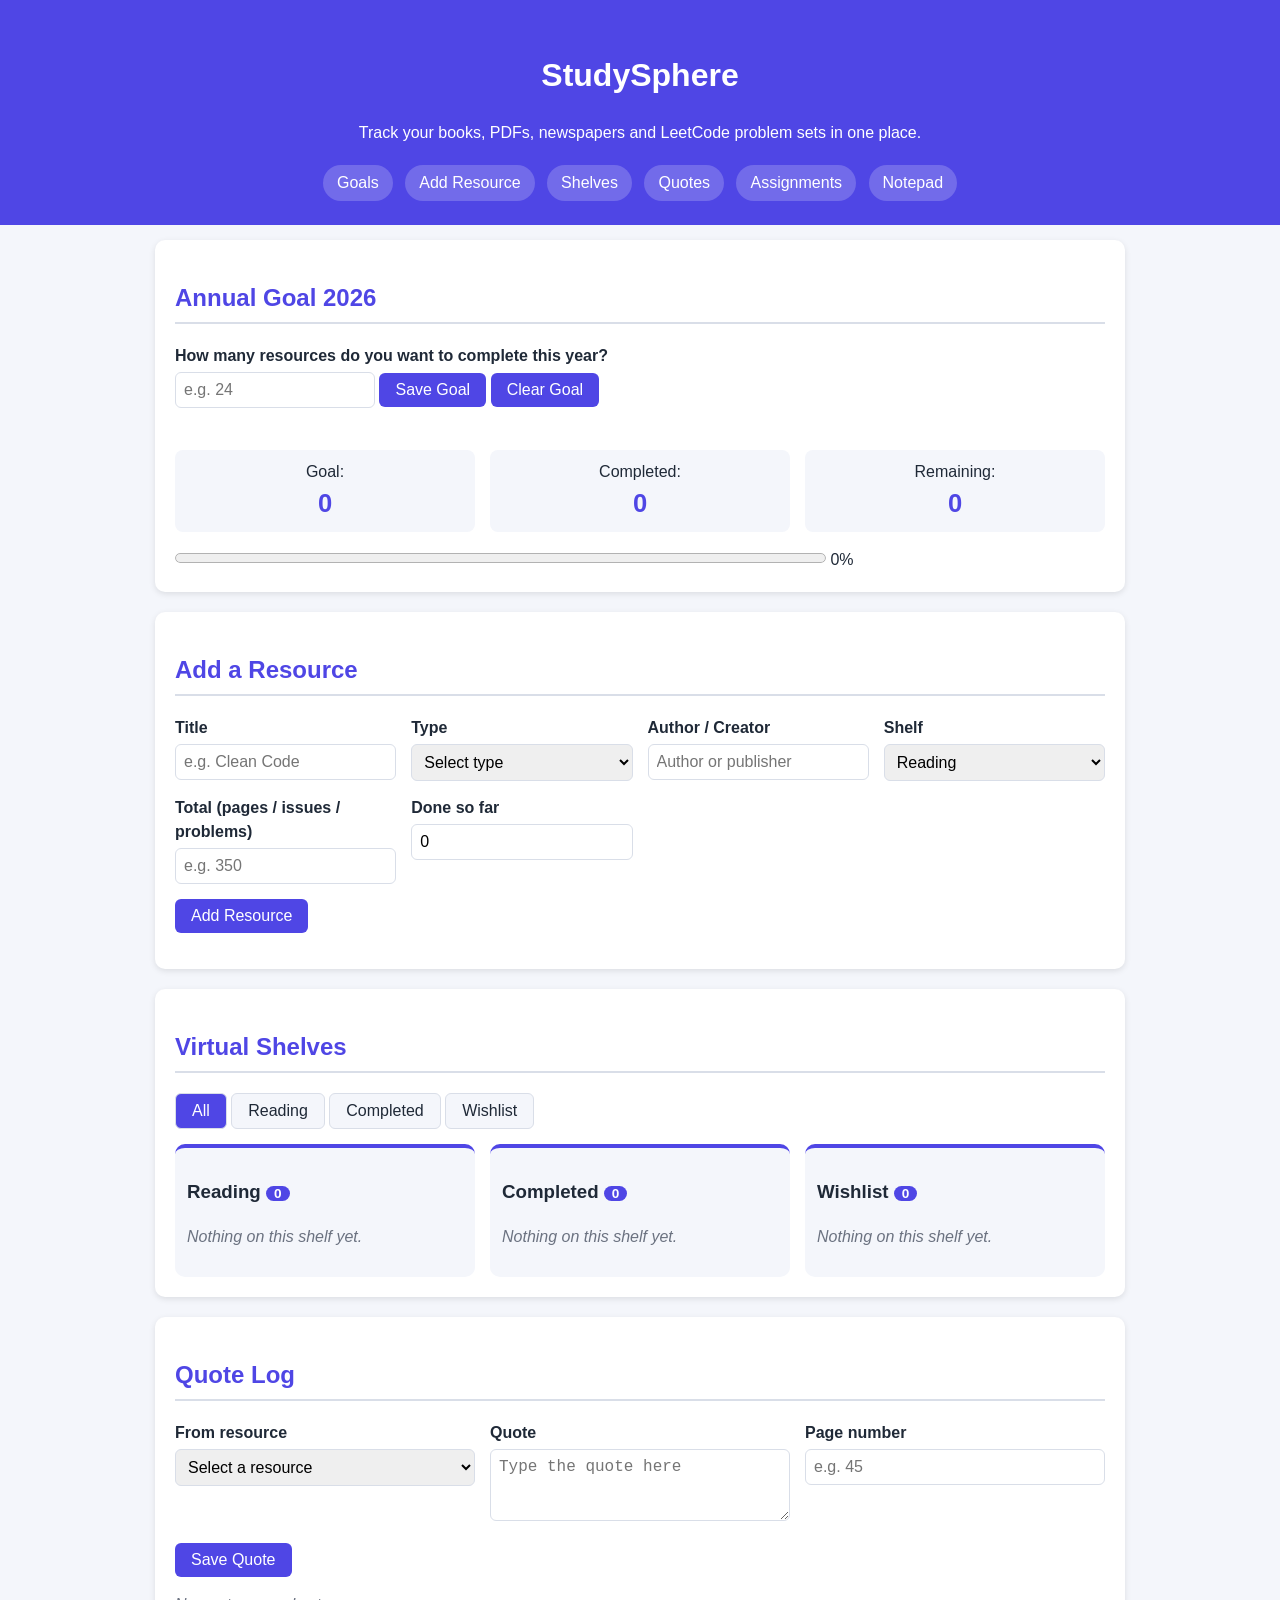
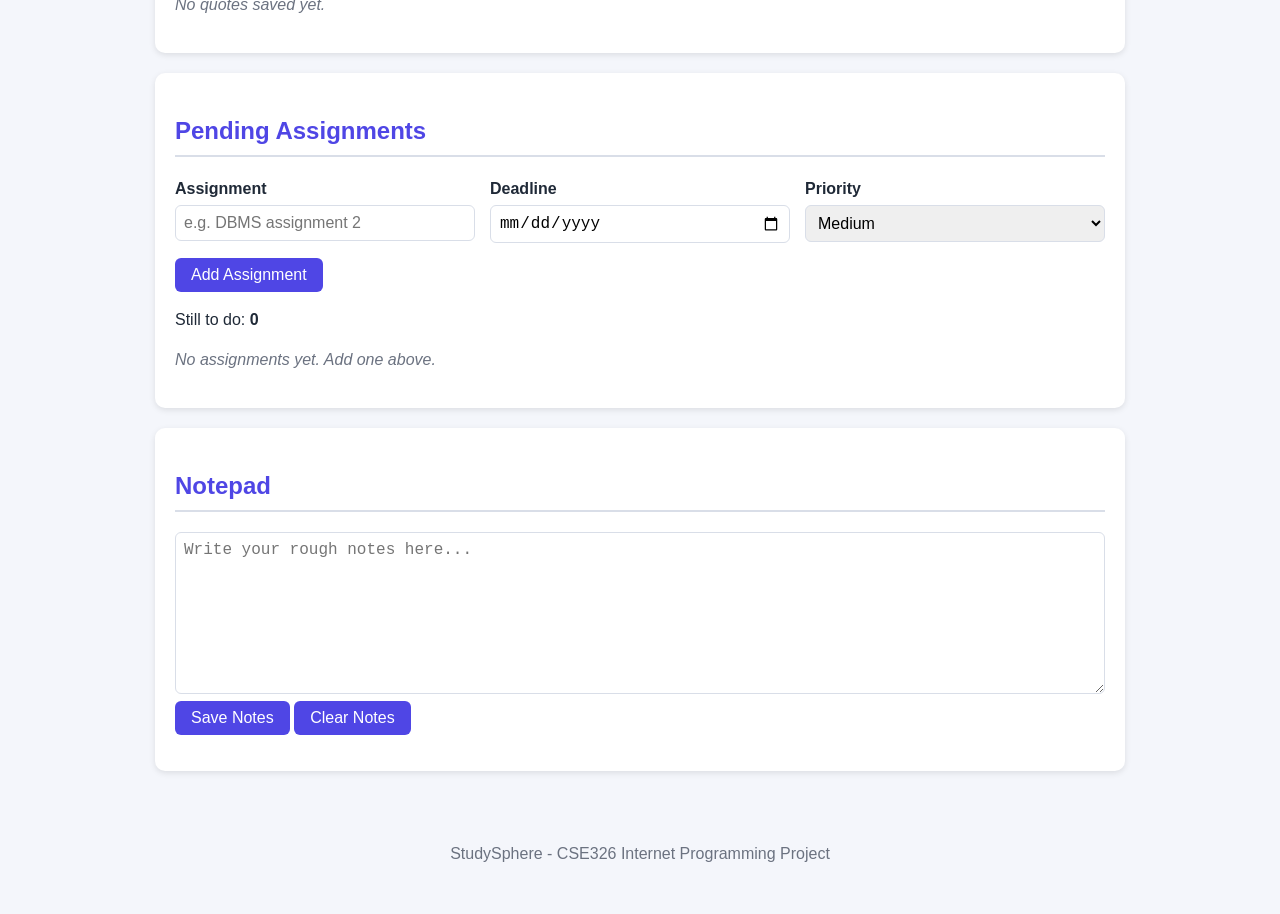
<file: index.html>
<!DOCTYPE html>
<html lang="en">
<head>
  <meta charset="UTF-8">
  <meta name="viewport" content="width=device-width, initial-scale=1.0">
  <title>StudySphere - Reading Tracker</title>
  <link rel="stylesheet" href="style.css">
</head>
<body>

  <!-- ========== HEADER AND NAVIGATION ========== -->
  <header>
    <h1>StudySphere</h1>
    <p>Track your books, PDFs, newspapers and LeetCode problem sets in one place.</p>
    <nav>
      <a href="#goals">Goals</a>
      <a href="#add">Add Resource</a>
      <a href="#shelves">Shelves</a>
      <a href="#quotes">Quotes</a>
      <a href="#assignments">Assignments</a>
      <a href="#notes">Notepad</a>
    </nav>
  </header>

  <main>

    <!-- ========== 1. ANNUAL GOAL ========== -->
    <section id="goals">
      <h2>Annual Goal 2026</h2>

      <form id="goal-form">
        <label for="goal-input">How many resources do you want to complete this year?</label>
        <input type="number" id="goal-input" placeholder="e.g. 24">
        <button type="submit">Save Goal</button>
        <button type="button" id="goal-clear">Clear Goal</button>
      </form>
      <p class="error" id="goal-error"></p>

      <div class="counters">
        <p>Goal: <strong id="goal-count">0</strong></p>
        <p>Completed: <strong id="goal-completed">0</strong></p>
        <p>Remaining: <strong id="goal-remaining">0</strong></p>
      </div>

      <progress id="goal-bar" value="0" max="100"></progress>
      <span id="goal-percent">0%</span>
    </section>

    <!-- ========== 2. ADD RESOURCE ========== -->
    <section id="add">
      <h2>Add a Resource</h2>

      <form id="resource-form">
        <div class="form-grid">
          <div>
            <label for="title">Title</label>
            <input type="text" id="title" placeholder="e.g. Clean Code">
          </div>

          <div>
            <label for="type">Type</label>
            <select id="type">
              <option value="">Select type</option>
              <option value="book">Physical Book</option>
              <option value="pdf">PDF</option>
              <option value="newspaper">Newspaper</option>
              <option value="leetcode">LeetCode Problem Set</option>
            </select>
          </div>

          <div>
            <label for="author">Author / Creator</label>
            <input type="text" id="author" placeholder="Author or publisher">
          </div>

          <div>
            <label for="shelf">Shelf</label>
            <select id="shelf">
              <option value="reading">Reading</option>
              <option value="completed">Completed</option>
              <option value="wishlist">Wishlist</option>
            </select>
          </div>

          <div>
            <label for="total">Total (pages / issues / problems)</label>
            <input type="number" id="total" placeholder="e.g. 350">
          </div>

          <div>
            <label for="current">Done so far</label>
            <input type="number" id="current" value="0">
          </div>
        </div>

        <button type="submit">Add Resource</button>
      </form>
      <p class="error" id="resource-error"></p>
    </section>

    <!-- ========== 3. VIRTUAL SHELVES ========== -->
    <section id="shelves">
      <h2>Virtual Shelves</h2>

      <!-- Filter buttons -->
      <div class="filters">
        <button class="filter active" data-filter="all">All</button>
        <button class="filter" data-filter="reading">Reading</button>
        <button class="filter" data-filter="completed">Completed</button>
        <button class="filter" data-filter="wishlist">Wishlist</button>
      </div>

      <div class="shelves-grid">
        <div class="shelf" id="shelf-reading">
          <h3>Reading <span id="reading-count" class="badge">0</span></h3>
          <div id="reading-list"></div>
        </div>

        <div class="shelf" id="shelf-completed">
          <h3>Completed <span id="completed-count" class="badge">0</span></h3>
          <div id="completed-list"></div>
        </div>

        <div class="shelf" id="shelf-wishlist">
          <h3>Wishlist <span id="wishlist-count" class="badge">0</span></h3>
          <div id="wishlist-list"></div>
        </div>
      </div>
    </section>

    <!-- ========== 4. QUOTE LOG ========== -->
    <section id="quotes">
      <h2>Quote Log</h2>

      <form id="quote-form">
        <div class="form-grid">
          <div>
            <label for="quote-resource">From resource</label>
            <select id="quote-resource">
              <option value="">Select a resource</option>
            </select>
          </div>

          <div>
            <label for="quote-text">Quote</label>
            <textarea id="quote-text" rows="3" placeholder="Type the quote here"></textarea>
          </div>

          <div>
            <label for="quote-page">Page number</label>
            <input type="text" id="quote-page" placeholder="e.g. 45">
          </div>
        </div>

        <button type="submit">Save Quote</button>
      </form>
      <p class="error" id="quote-error"></p>

      <div id="quote-list"></div>
    </section>

    <!-- ========== 5. PENDING ASSIGNMENTS ========== -->
    <section id="assignments">
      <h2>Pending Assignments</h2>

      <form id="task-form">
        <div class="form-grid">
          <div>
            <label for="task-title">Assignment</label>
            <input type="text" id="task-title" placeholder="e.g. DBMS assignment 2">
          </div>

          <div>
            <label for="task-date">Deadline</label>
            <input type="date" id="task-date">
          </div>

          <div>
            <label for="task-priority">Priority</label>
            <select id="task-priority">
              <option value="high">High</option>
              <option value="medium" selected>Medium</option>
              <option value="low">Low</option>
            </select>
          </div>
        </div>

        <button type="submit">Add Assignment</button>
      </form>
      <p class="error" id="task-error"></p>

      <p>Still to do: <strong id="task-pending">0</strong></p>
      <div id="task-list"></div>
    </section>

    <!-- ========== 6. NOTEPAD ========== -->
    <section id="notes">
      <h2>Notepad</h2>
      <textarea id="notes-text" rows="8" placeholder="Write your rough notes here..."></textarea>
      <button type="button" id="notes-save">Save Notes</button>
      <button type="button" id="notes-clear">Clear Notes</button>
      <p class="success" id="notes-message"></p>
    </section>

  </main>

  <footer>
    <p>StudySphere - CSE326 Internet Programming Project</p>
  </footer>

  <script src="script.js"></script>
</body>
</html>
</file>
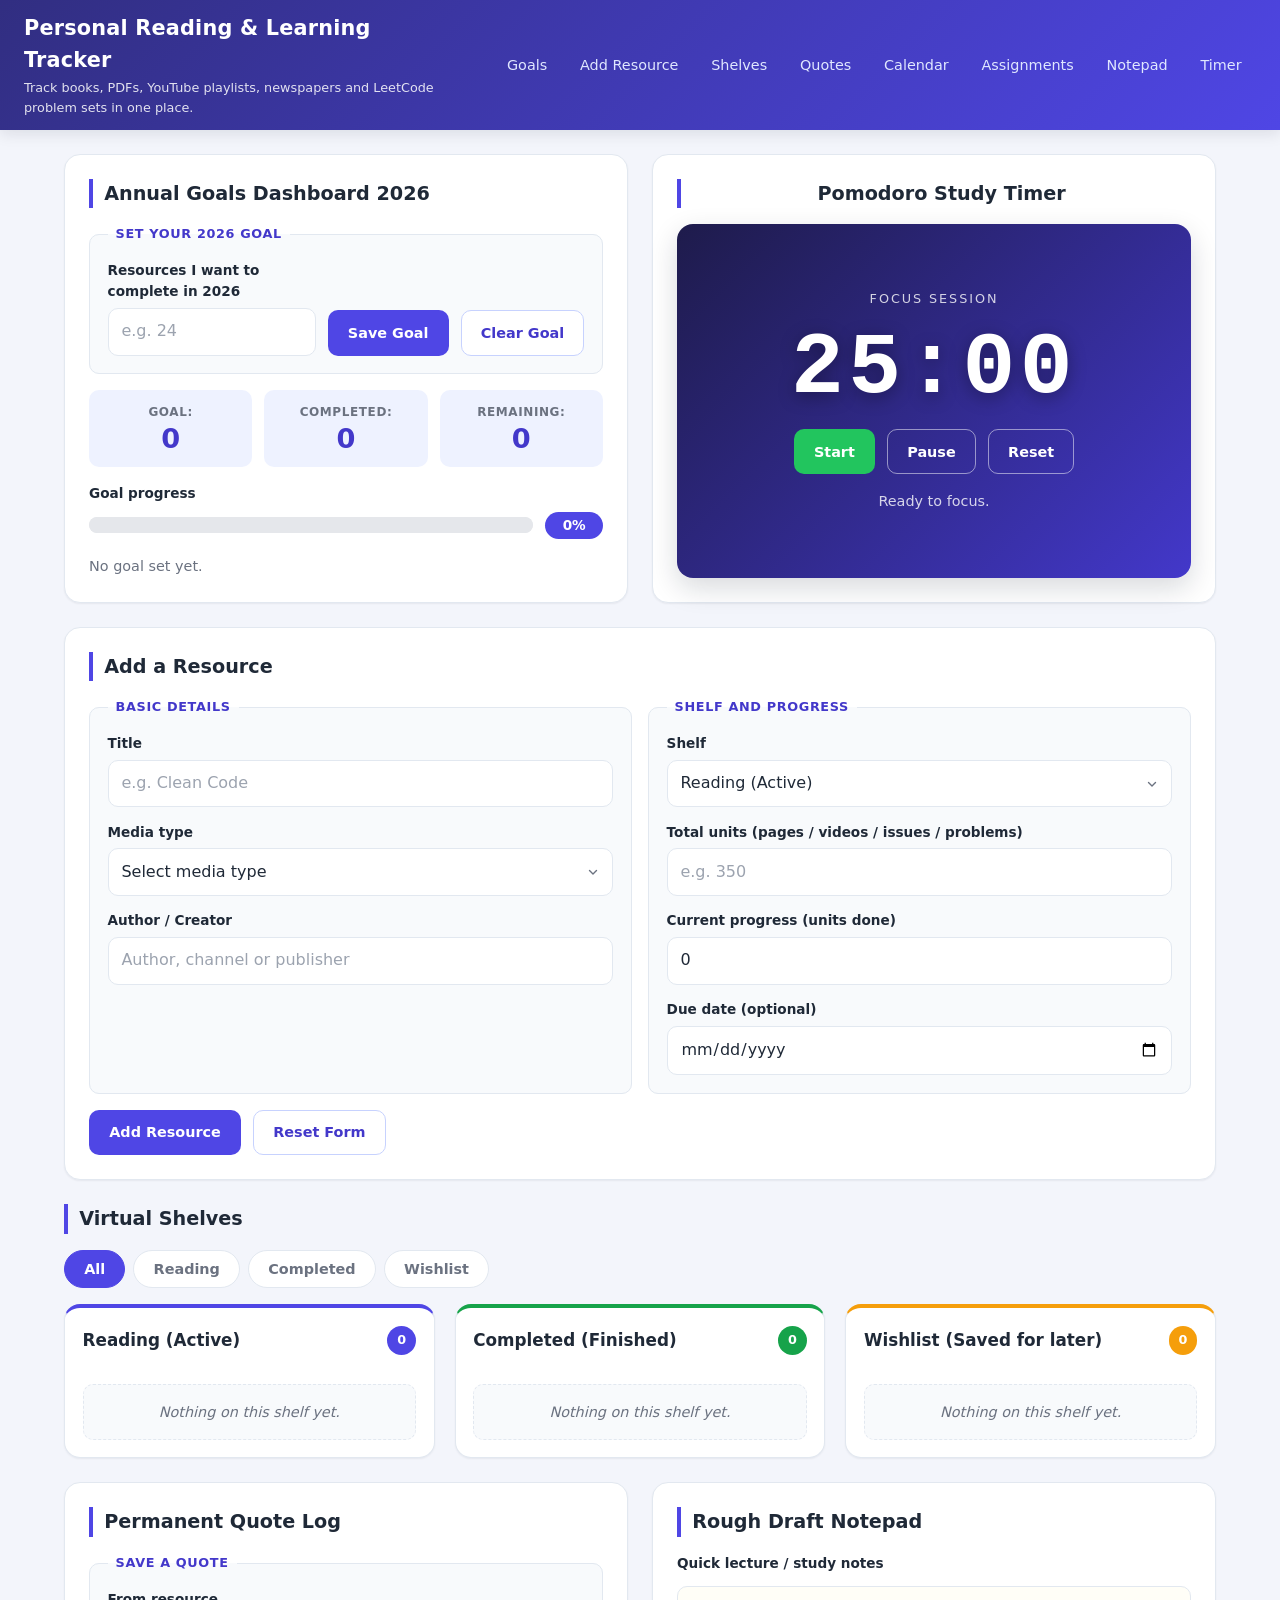
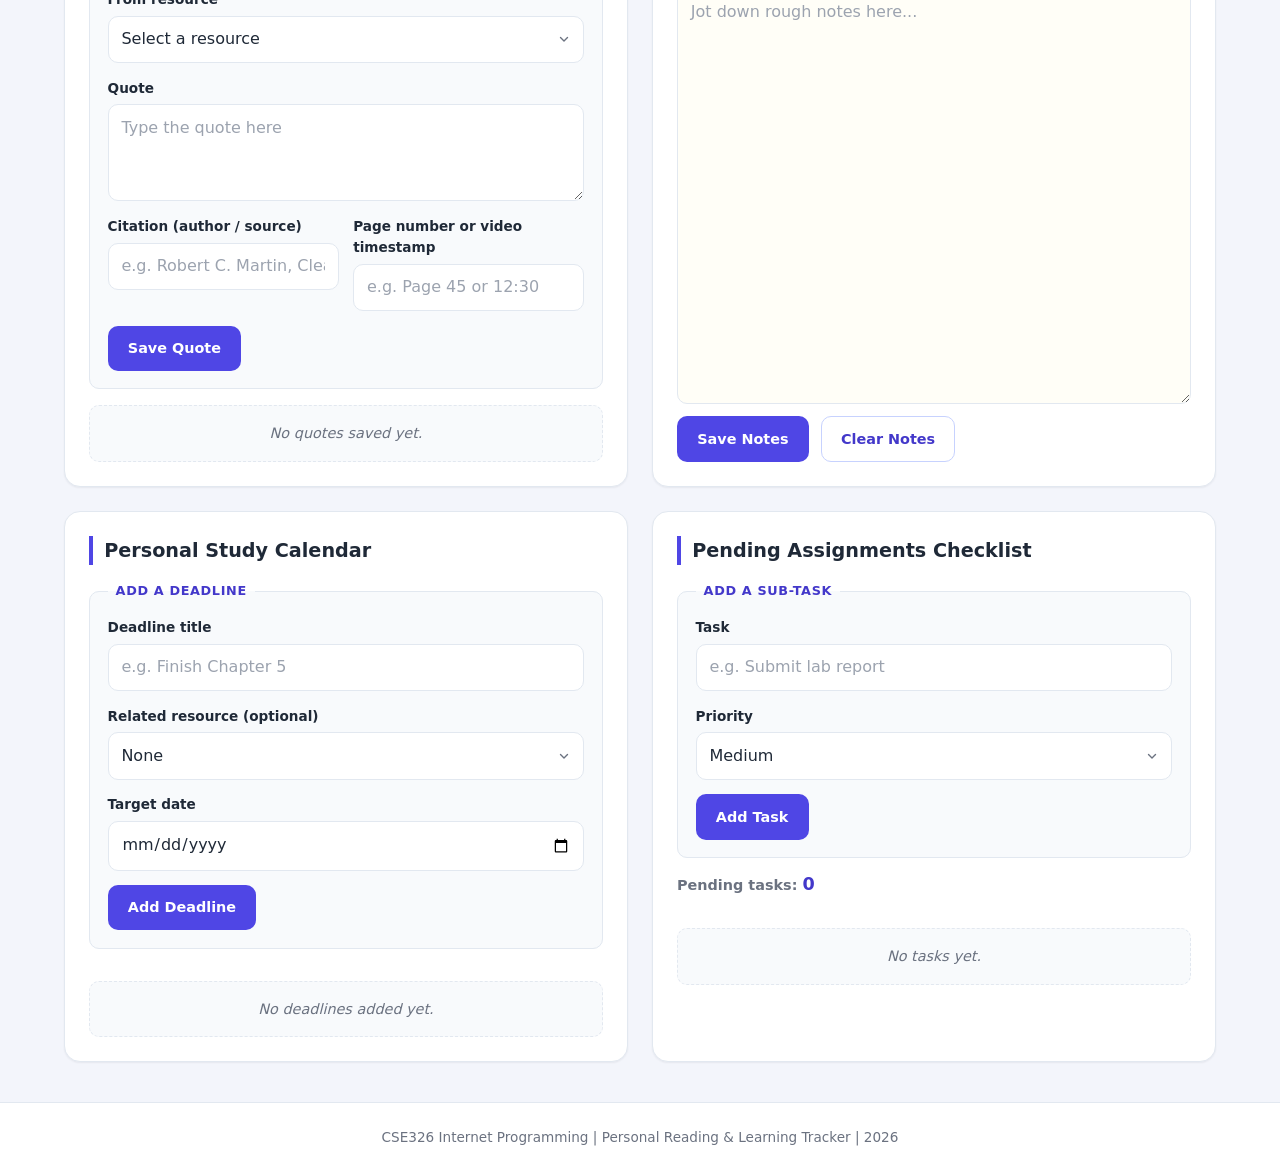
<file: indexnaveen.html>
<!DOCTYPE html>
<html lang="en">
<head>
  <meta charset="UTF-8">
  <meta name="viewport" content="width=device-width, initial-scale=1.0">
  <meta name="description" content="Personal Reading and Learning Tracker for books, PDFs, YouTube playlists, newspapers and LeetCode problem sets.">
  <title>Personal Reading &amp; Learning Tracker</title>

  <!-- External stylesheet (will be created in the CSS step) -->
  <style>
/* =========================================================
   Personal Reading & Learning Tracker  |  style.css
   CSE326 Internet Programming
   ========================================================= */


/* =========================================================
   1. DESIGN TOKENS (colors, radius, shadows, spacing)
   Change a value here and it updates everywhere.
   ========================================================= */
:root {
  /* Brand and surface colors */
  --color-primary: #4f46e5;
  --color-primary-dark: #4338ca;
  --color-primary-soft: #eef2ff;
  --color-bg: #f3f5fb;
  --color-surface: #ffffff;
  --color-surface-alt: #f8fafc;
  --color-text: #1f2937;
  --color-muted: #6b7280;
  --color-border: #e2e8f0;
  --color-success: #16a34a;
  --color-danger: #dc2626;
  --color-warning: #d97706;

  /* Media type badge colors */
  --badge-book: #1e3a8a;        /* deep blue */
  --badge-pdf: #dc143c;         /* crimson red */
  --badge-youtube: #7f1d1d;     /* dark red */
  --badge-newspaper: #0f766e;   /* teal */
  --badge-leetcode: #f5a623;    /* orange / gold */

  /* Shape and depth */
  --radius-sm: 6px;
  --radius-md: 10px;
  --radius-lg: 16px;
  --radius-pill: 999px;
  --shadow-sm: 0 1px 2px rgba(15, 23, 42, 0.06);
  --shadow-md: 0 4px 14px rgba(15, 23, 42, 0.10);
  --shadow-lg: 0 10px 28px rgba(15, 23, 42, 0.16);

  /* Typography and motion */
  --font-main: "Segoe UI", system-ui, -apple-system, Roboto, "Helvetica Neue", Arial, sans-serif;
  --font-digital: "Courier New", ui-monospace, "SF Mono", Consolas, monospace;
  --transition: 0.2s ease;

  /* Dropdown arrow icon (used by every select) */
  --chevron-icon: url("data:image/svg+xml,%3Csvg xmlns='http://www.w3.org/2000/svg' viewBox='0 0 20 20' fill='none' stroke='%236b7280' stroke-width='2' stroke-linecap='round' stroke-linejoin='round'%3E%3Cpath d='M5 8l5 5 5-5'/%3E%3C/svg%3E");
}


/* =========================================================
   2. RESET AND BASE STYLES
   ========================================================= */
*,
*::before,
*::after {
  box-sizing: border-box;
}

html {
  scroll-behavior: smooth;
}

body {
  margin: 0;
  font-family: var(--font-main);
  font-size: 16px;
  line-height: 1.55;
  color: var(--color-text);
  background: var(--color-bg);
}

h1, h2, h3, h4, p, blockquote {
  margin: 0;
}

ul {
  margin: 0;
  padding: 0;
  list-style: none;
}

/* Utility class: JavaScript adds "hidden" to hide something */
.hidden {
  display: none !important;
}


/* =========================================================
   3. STICKY HEADER AND NAVIGATION BAR
   ========================================================= */
.site-header {
  position: sticky;
  top: 0;
  z-index: 100;
  display: grid;
  grid-template-columns: 1fr auto;
  grid-template-areas:
    "title nav"
    "tagline nav";
  align-items: center;
  column-gap: 2rem;
  row-gap: 0.1rem;
  padding: 0.75rem 1.5rem;
  color: #ffffff;
  background: linear-gradient(135deg, #312e81, #4f46e5);
  box-shadow: var(--shadow-md);
}

.site-title {
  grid-area: title;
  font-size: 1.3rem;
  font-weight: 700;
  letter-spacing: 0.2px;
}

.site-tagline {
  grid-area: tagline;
  font-size: 0.8rem;
  opacity: 0.85;
}

.main-nav {
  grid-area: nav;
}

.main-nav-list {
  display: flex;
  flex-wrap: wrap;
  gap: 0.25rem;
}

.main-nav-link {
  display: block;
  padding: 0.5rem 0.9rem;
  font-size: 0.9rem;
  font-weight: 500;
  color: #e0e7ff;
  text-decoration: none;
  white-space: nowrap;
  border-radius: var(--radius-pill);
  transition: background var(--transition), color var(--transition);
}

.main-nav-link:hover {
  color: #ffffff;
  background: rgba(255, 255, 255, 0.18);
}

.main-nav-link:focus-visible {
  outline: 2px solid #ffffff;
  outline-offset: 2px;
}

/* Active tab indicator (JavaScript will add the "active" class later) */
.main-nav-link.active,
.main-nav-link[aria-current="page"] {
  color: var(--color-primary-dark);
  font-weight: 700;
  background: #ffffff;
  box-shadow: var(--shadow-sm);
}


/* =========================================================
   4. MAIN PAGE LAYOUT (desktop grid)
   Uses the section IDs from index.html
   ========================================================= */
.main-content {
  display: grid;
  grid-template-columns: repeat(2, minmax(0, 1fr));
  grid-template-areas:
    "goals    timer"
    "add      add"
    "shelves  shelves"
    "quotes   notes"
    "calendar tasks";
  gap: 1.5rem;
  max-width: 1200px;
  margin: 0 auto;
  padding: 1.5rem;
}

#goals-section        { grid-area: goals; }
#pomodoro-section     { grid-area: timer; }
#add-resource-section { grid-area: add; }
#shelves-section      { grid-area: shelves; }
#quotes-section       { grid-area: quotes; }
#notepad-section      { grid-area: notes; }
#calendar-section     { grid-area: calendar; }
#assignments-section  { grid-area: tasks; }

/* Every section looks like a white dashboard card */
.main-content > section {
  display: flex;
  flex-direction: column;
  gap: 1rem;
  min-width: 0;
  padding: 1.5rem;
  background: var(--color-surface);
  border: 1px solid var(--color-border);
  border-radius: var(--radius-lg);
  box-shadow: var(--shadow-sm);
  scroll-margin-top: 140px; /* keeps anchor jumps from hiding under the sticky header */
}

/* The shelves section only holds the three shelf cards, so it stays transparent */
#shelves-section {
  padding: 0;
  background: transparent;
  border: none;
  box-shadow: none;
}

.section-heading {
  padding-left: 0.7rem;
  font-size: 1.2rem;
  font-weight: 700;
  border-left: 4px solid var(--color-primary);
}


/* =========================================================
   5. FORMS AND CONTROLS
   ========================================================= */
.form-fieldset {
  display: flex;
  flex-direction: column;
  gap: 0.9rem;
  min-width: 0;
  margin: 0;
  padding: 1rem 1.1rem 1.1rem;
  background: var(--color-surface-alt);
  border: 1px solid var(--color-border);
  border-radius: var(--radius-md);
}

.form-legend {
  padding: 0 0.5rem;
  font-size: 0.8rem;
  font-weight: 700;
  letter-spacing: 0.05em;
  text-transform: uppercase;
  color: var(--color-primary-dark);
}

.form-group {
  display: flex;
  flex-direction: column;
  gap: 0.35rem;
  min-width: 0;
}

.form-label {
  font-size: 0.85rem;
  font-weight: 600;
}

.form-input,
.form-select,
.form-textarea {
  width: 100%;
  padding: 0.65rem 0.8rem;
  font: inherit;
  color: var(--color-text);
  background: #ffffff;
  border: 1.5px solid var(--color-border);
  border-radius: var(--radius-md);
  transition: border-color var(--transition), box-shadow var(--transition);
}

.form-input::placeholder,
.form-textarea::placeholder {
  color: #9ca3af;
}

/* Focus highlight */
.form-input:focus,
.form-select:focus,
.form-textarea:focus {
  outline: none;
  border-color: var(--color-primary);
  box-shadow: 0 0 0 3px rgba(79, 70, 229, 0.2);
}

/* Custom dropdown select */
.form-select,
.move-shelf-select {
  appearance: none;
  -webkit-appearance: none;
  cursor: pointer;
  background-image: var(--chevron-icon);
  background-repeat: no-repeat;
  background-position: right 0.75rem center;
  background-size: 14px;
}

.form-select {
  padding-right: 2.2rem;
}

.form-textarea {
  min-height: 90px;
  resize: vertical;
}

/* Buttons */
.button {
  display: inline-flex;
  align-items: center;
  justify-content: center;
  gap: 0.4rem;
  padding: 0.65rem 1.2rem;
  font: inherit;
  font-size: 0.9rem;
  font-weight: 600;
  cursor: pointer;
  border: 1.5px solid transparent;
  border-radius: var(--radius-md);
  transition: transform var(--transition), box-shadow var(--transition),
              background var(--transition), color var(--transition);
}

.button:hover {
  transform: translateY(-1px);
  box-shadow: var(--shadow-md);
}

.button:active {
  transform: translateY(0);
  box-shadow: none;
}

.button:focus-visible {
  outline: 3px solid rgba(79, 70, 229, 0.45);
  outline-offset: 2px;
}

.button:disabled {
  opacity: 0.5;
  cursor: not-allowed;
  transform: none;
  box-shadow: none;
}

.button-primary {
  color: #ffffff;
  background: var(--color-primary);
}

.button-primary:hover {
  background: var(--color-primary-dark);
}

.button-secondary {
  color: var(--color-primary-dark);
  background: #ffffff;
  border-color: #c7d2fe;
}

.button-secondary:hover {
  background: var(--color-primary-soft);
}

.button-danger {
  padding: 0.45rem 0.8rem;
  font-size: 0.8rem;
  color: var(--color-danger);
  background: #ffffff;
  border-color: #fecaca;
}

.button-danger:hover {
  color: #ffffff;
  background: var(--color-danger);
}

.form-fieldset > .button {
  align-self: flex-start;
}

.form-actions {
  display: flex;
  flex-wrap: wrap;
  gap: 0.75rem;
}

/* Messages */
.error-message {
  font-size: 0.85rem;
  font-weight: 500;
  color: var(--color-danger);
}

.status-message {
  font-size: 0.9rem;
  color: var(--color-muted);
}

.error-message:empty,
.status-message:empty {
  display: none;
}

.empty-message {
  padding: 1rem;
  font-size: 0.9rem;
  font-style: italic;
  text-align: center;
  color: var(--color-muted);
  background: var(--color-surface-alt);
  border: 1px dashed var(--color-border);
  border-radius: var(--radius-md);
}


/* =========================================================
   6. ANNUAL GOALS DASHBOARD AND PROGRESS BAR
   ========================================================= */
/* Goal form: input on the left, two buttons on the right */
#goal-fieldset {
  display: grid;
  grid-template-columns: minmax(0, 1fr) auto auto;
  align-items: end;
  gap: 0.75rem;
}

#goal-fieldset > .button {
  align-self: end;
}

/* Three counter tiles */
.goal-counters {
  display: grid;
  grid-template-columns: repeat(3, 1fr);
  gap: 0.75rem;
}

.counter-item {
  display: flex;
  flex-direction: column;
  gap: 0.15rem;
  padding: 0.8rem 0.5rem;
  font-size: 0.75rem;
  font-weight: 600;
  letter-spacing: 0.05em;
  text-align: center;
  text-transform: uppercase;
  color: var(--color-muted);
  background: var(--color-primary-soft);
  border-radius: var(--radius-md);
}

.counter-value {
  font-size: 1.7rem;
  line-height: 1.1;
  letter-spacing: 0;
  text-transform: none;
  color: var(--color-primary-dark);
}

.goal-progress-wrapper {
  display: flex;
  flex-wrap: wrap;
  align-items: center;
  gap: 0.5rem 0.75rem;
}

.goal-progress-wrapper .form-label {
  flex: 0 0 100%;
}

/* Styled progress bar: track + filled part */
.goal-progress-bar {
  flex: 1;
  min-width: 0;
  height: 16px;
  border: none;
  border-radius: var(--radius-pill);
  background: #e5e7eb;
  overflow: hidden;
  appearance: none;
  -webkit-appearance: none;
}

.goal-progress-bar::-webkit-progress-bar {
  background: #e5e7eb;
  border-radius: var(--radius-pill);
}

.goal-progress-bar::-webkit-progress-value {
  background: linear-gradient(90deg, #6366f1, #22c55e);
  border-radius: var(--radius-pill);
  transition: width 0.4s ease;
}

.goal-progress-bar::-moz-progress-bar {
  background: linear-gradient(90deg, #6366f1, #22c55e);
  border-radius: var(--radius-pill);
}

/* Percentage counter pill */
.goal-progress-percent {
  min-width: 3.6rem;
  padding: 0.2rem 0.75rem;
  font-size: 0.85rem;
  font-weight: 700;
  text-align: center;
  color: #ffffff;
  background: var(--color-primary);
  border-radius: var(--radius-pill);
}


/* =========================================================
   7. ADD RESOURCE FORM (two fieldsets side by side)
   ========================================================= */
.resource-form {
  display: grid;
  grid-template-columns: repeat(2, minmax(0, 1fr));
  gap: 1rem;
}

.resource-form .form-actions,
.resource-form .error-message {
  grid-column: 1 / -1;
}


/* =========================================================
   8. VIRTUAL SHELVES AND FILTER BUTTONS
   ========================================================= */
.filter-group {
  display: flex;
  flex-wrap: wrap;
  gap: 0.5rem;
}

.filter-button {
  padding: 0.45rem 1.2rem;
  color: var(--color-muted);
  background: #ffffff;
  border-color: var(--color-border);
  border-radius: var(--radius-pill);
}

.filter-button:hover {
  color: var(--color-primary-dark);
  background: var(--color-primary-soft);
}

.filter-button.active {
  color: #ffffff;
  background: var(--color-primary);
  border-color: var(--color-primary);
}

.shelves-grid {
  display: grid;
  grid-template-columns: repeat(auto-fit, minmax(280px, 1fr));
  align-items: start;
  gap: 1.25rem;
}

.shelf {
  --shelf-accent: var(--color-primary);
  display: flex;
  flex-direction: column;
  gap: 0.9rem;
  min-width: 0;
  padding: 1.1rem;
  background: var(--color-surface);
  border: 1px solid var(--color-border);
  border-top: 4px solid var(--shelf-accent);
  border-radius: var(--radius-lg);
  box-shadow: var(--shadow-sm);
}

.shelf-reading   { --shelf-accent: #4f46e5; }
.shelf-completed { --shelf-accent: #16a34a; }
.shelf-wishlist  { --shelf-accent: #f59e0b; }

.shelf-heading {
  display: flex;
  align-items: center;
  justify-content: space-between;
  gap: 0.5rem;
  font-size: 1.05rem;
}

.shelf-count {
  display: inline-flex;
  align-items: center;
  justify-content: center;
  min-width: 1.8rem;
  height: 1.8rem;
  padding: 0 0.5rem;
  font-size: 0.8rem;
  font-weight: 700;
  color: #ffffff;
  background: var(--shelf-accent);
  border-radius: var(--radius-pill);
}

.resource-list {
  display: grid;
  gap: 0.9rem;
}


/* =========================================================
   9. RESOURCE CARDS (library cards)
   ========================================================= */
.resource-card {
  --media-color: var(--color-primary);
  display: flex;
  flex-direction: column;
  gap: 0.6rem;
  padding: 1rem;
  background: var(--color-surface);
  border: 1px solid var(--color-border);
  border-left: 5px solid var(--media-color);
  border-radius: var(--radius-md);
  box-shadow: var(--shadow-sm);
  transition: transform var(--transition), box-shadow var(--transition);
}

/* Hover elevation effect */
.resource-card:hover {
  transform: translateY(-4px);
  box-shadow: var(--shadow-lg);
}

/* Card edge color follows the media type (JavaScript sets data-media later) */
.resource-card[data-media="book"]      { --media-color: var(--badge-book); }
.resource-card[data-media="pdf"]       { --media-color: var(--badge-pdf); }
.resource-card[data-media="youtube"]   { --media-color: var(--badge-youtube); }
.resource-card[data-media="newspaper"] { --media-color: var(--badge-newspaper); }
.resource-card[data-media="leetcode"]  { --media-color: var(--badge-leetcode); }

.resource-card-header {
  display: flex;
  align-items: flex-start;
  justify-content: space-between;
  gap: 0.5rem;
  padding-bottom: 0.5rem;
  border-bottom: 1px solid var(--color-border);
}

.resource-title {
  font-size: 1rem;
  line-height: 1.3;
  overflow-wrap: anywhere;
}

.resource-creator {
  font-size: 0.85rem;
  color: var(--color-muted);
}

.resource-due {
  font-size: 0.8rem;
  color: var(--color-muted);
}

.resource-due-date {
  font-weight: 600;
  color: var(--color-text);
}

/* ----- Media type badges (color-coded pills) ----- */
.resource-media-badge {
  display: inline-block;
  flex-shrink: 0;
  padding: 0.2rem 0.7rem;
  font-size: 0.7rem;
  font-weight: 700;
  letter-spacing: 0.03em;
  text-transform: uppercase;
  white-space: nowrap;
  color: #ffffff;
  background: #64748b;
  border-radius: var(--radius-pill);
}

.resource-media-badge:empty {
  display: none;
}

.badge-book      { background: var(--badge-book);      color: #ffffff; }
.badge-pdf       { background: var(--badge-pdf);       color: #ffffff; }
.badge-youtube   { background: var(--badge-youtube);   color: #ffffff; }
.badge-newspaper { background: var(--badge-newspaper); color: #ffffff; }
.badge-leetcode  { background: var(--badge-leetcode);  color: #1f1f1f; }

/* ----- Progress area with the range slider ----- */
.resource-progress-area {
  display: flex;
  flex-direction: column;
  gap: 0.4rem;
  padding: 0.7rem 0.8rem;
  background: var(--color-surface-alt);
  border-radius: var(--radius-md);
}

.progress-slider-label {
  display: flex;
  flex-direction: column;
  gap: 0.4rem;
  font-size: 0.8rem;
  font-weight: 600;
  color: var(--color-muted);
}

/* Numerical output pill, e.g. "120 / 350" */
.progress-output {
  align-self: flex-end;
  padding: 0.15rem 0.7rem;
  font-size: 0.85rem;
  font-weight: 700;
  font-variant-numeric: tabular-nums;
  color: var(--color-primary-dark);
  background: var(--color-primary-soft);
  border-radius: var(--radius-pill);
}

/* Custom range slider.
   --fill is the filled percentage; JavaScript can update it later. */
.progress-slider {
  --fill: 0%;
  width: 100%;
  height: 20px;
  margin: 0;
  cursor: pointer;
  background: transparent;
  accent-color: var(--color-primary);
  appearance: none;
  -webkit-appearance: none;
}

.progress-slider:focus {
  outline: none;
}

/* Chrome, Edge, Safari */
.progress-slider::-webkit-slider-runnable-track {
  height: 8px;
  border-radius: var(--radius-pill);
  background: linear-gradient(to right, var(--color-primary) var(--fill), #dbe1ee var(--fill));
}

.progress-slider::-webkit-slider-thumb {
  width: 20px;
  height: 20px;
  margin-top: -6px;
  background: #ffffff;
  border: 3px solid var(--color-primary);
  border-radius: 50%;
  box-shadow: 0 2px 6px rgba(0, 0, 0, 0.25);
  transition: transform 0.15s ease;
  appearance: none;
  -webkit-appearance: none;
}

.progress-slider:hover::-webkit-slider-thumb {
  transform: scale(1.15);
}

.progress-slider:focus-visible::-webkit-slider-thumb {
  box-shadow: 0 0 0 5px rgba(79, 70, 229, 0.3);
}

/* Firefox */
.progress-slider::-moz-range-track {
  height: 8px;
  background: #dbe1ee;
  border-radius: var(--radius-pill);
}

.progress-slider::-moz-range-progress {
  height: 8px;
  background: var(--color-primary);
  border-radius: var(--radius-pill);
}

.progress-slider::-moz-range-thumb {
  box-sizing: border-box;
  width: 20px;
  height: 20px;
  background: #ffffff;
  border: 3px solid var(--color-primary);
  border-radius: 50%;
  box-shadow: 0 2px 6px rgba(0, 0, 0, 0.25);
}

.progress-slider:focus-visible::-moz-range-thumb {
  box-shadow: 0 0 0 5px rgba(79, 70, 229, 0.3);
}

/* ----- Card actions: move shelf + delete ----- */
.resource-card-actions {
  display: flex;
  flex-wrap: wrap;
  align-items: center;
  justify-content: space-between;
  gap: 0.5rem;
  padding-top: 0.6rem;
  border-top: 1px solid var(--color-border);
}

.move-shelf-label {
  display: flex;
  align-items: center;
  gap: 0.4rem;
  font-size: 0.8rem;
  font-weight: 600;
  color: var(--color-muted);
}

.move-shelf-select {
  padding: 0.35rem 1.9rem 0.35rem 0.6rem;
  font: inherit;
  font-size: 0.8rem;
  color: var(--color-text);
  background-color: #ffffff;
  border: 1.5px solid var(--color-border);
  border-radius: var(--radius-sm);
}

.move-shelf-select:focus {
  outline: none;
  border-color: var(--color-primary);
  box-shadow: 0 0 0 3px rgba(79, 70, 229, 0.2);
}


/* =========================================================
   10. QUOTE LOG (form grid + blockquotes)
   ========================================================= */
.quote-form .form-fieldset {
  display: grid;
  grid-template-columns: repeat(2, minmax(0, 1fr));
  gap: 0.9rem;
}

/* The resource dropdown and the quote textarea take the full row */
.quote-form .form-group:has(> select),
.quote-form .form-group:has(> textarea),
.quote-form .form-fieldset > .button {
  grid-column: 1 / -1;
}

.quote-form .form-fieldset > .button {
  justify-self: start;
}

.quotes-list {
  display: grid;
  gap: 0.9rem;
}

.quote-item {
  display: flex;
  align-items: flex-start;
  justify-content: space-between;
  gap: 1rem;
  padding: 1rem;
  background: var(--color-surface-alt);
  border: 1px solid var(--color-border);
  border-radius: var(--radius-md);
  box-shadow: var(--shadow-sm);
}

.quote-body {
  flex: 1;
  min-width: 0;
  padding-left: 1rem;
  border-left: 4px solid var(--color-primary);
}

.quote-text {
  font-size: 1rem;
  font-style: italic;
  line-height: 1.6;
  overflow-wrap: anywhere;
}

.quote-meta {
  display: flex;
  flex-wrap: wrap;
  gap: 0.25rem 0.75rem;
  margin-top: 0.6rem;
  font-size: 0.8rem;
  color: var(--color-muted);
}

.quote-meta > :empty {
  display: none;
}

.quote-citation {
  font-style: normal;
  font-weight: 600;
  color: var(--color-primary-dark);
}

.quote-resource-name {
  padding: 0 0.6rem;
  color: var(--color-primary-dark);
  background: var(--color-primary-soft);
  border-radius: var(--radius-pill);
}

.quote-timestamp {
  margin-left: auto;
}


/* =========================================================
   11. STUDY CALENDAR (deadlines)
   ========================================================= */
.deadline-list {
  display: grid;
  gap: 0.6rem;
}

.deadline-item {
  display: flex;
  flex-wrap: wrap;
  align-items: center;
  gap: 0.4rem 0.75rem;
  padding: 0.75rem 0.9rem;
  background: var(--color-surface-alt);
  border: 1px solid var(--color-border);
  border-left: 4px solid var(--color-warning);
  border-radius: var(--radius-md);
}

.deadline-title {
  flex: 1 1 140px;
  min-width: 0;
  overflow-wrap: anywhere;
}

.deadline-date {
  font-size: 0.85rem;
  font-variant-numeric: tabular-nums;
  color: var(--color-muted);
}

.deadline-resource,
.deadline-countdown {
  padding: 0.1rem 0.65rem;
  font-size: 0.75rem;
  font-weight: 700;
  border-radius: var(--radius-pill);
}

.deadline-resource {
  color: var(--color-primary-dark);
  background: var(--color-primary-soft);
}

.deadline-countdown {
  color: #92400e;
  background: #fef3c7;
}

.deadline-resource:empty,
.deadline-countdown:empty {
  display: none;
}

/* JavaScript can add "overdue" to a past deadline */
.deadline-item.overdue {
  border-left-color: var(--color-danger);
}

.deadline-item.overdue .deadline-countdown {
  color: #991b1b;
  background: #fee2e2;
}


/* =========================================================
   12. PENDING ASSIGNMENTS CHECKLIST
   ========================================================= */
.task-summary {
  font-size: 0.9rem;
  font-weight: 600;
  color: var(--color-muted);
}

.task-summary .counter-value {
  font-size: 1.1rem;
}

.task-list {
  display: grid;
  gap: 0.6rem;
}

.task-item {
  display: flex;
  align-items: center;
  gap: 0.75rem;
  padding: 0.7rem 0.9rem;
  background: var(--color-surface-alt);
  border: 1px solid var(--color-border);
  border-radius: var(--radius-md);
}

.task-checkbox {
  flex-shrink: 0;
  width: 20px;
  height: 20px;
  cursor: pointer;
  accent-color: var(--color-primary);
}

.task-title {
  flex: 1;
  min-width: 0;
  overflow-wrap: anywhere;
}

/* A ticked checkbox crosses out the task title (pure CSS) */
.task-checkbox:checked + .task-title {
  color: var(--color-muted);
  text-decoration: line-through;
}

.task-priority-badge {
  padding: 0.15rem 0.7rem;
  font-size: 0.7rem;
  font-weight: 700;
  letter-spacing: 0.03em;
  text-transform: uppercase;
  color: #374151;
  background: #e5e7eb;
  border-radius: var(--radius-pill);
}

/* JavaScript will add one of these classes to the priority badge */
.priority-high   { color: #991b1b; background: #fee2e2; }
.priority-medium { color: #92400e; background: #fef3c7; }
.priority-low    { color: #166534; background: #dcfce7; }


/* =========================================================
   13. ROUGH DRAFT NOTEPAD
   ========================================================= */
#notepad-form {
  display: flex;
  flex: 1;
  flex-direction: column;
  gap: 0.75rem;
}

.notepad-textarea {
  flex: 1;
  min-height: 220px;
  line-height: 1.7;
  background: #fffef7;
}


/* =========================================================
   14. POMODORO STUDY TIMER
   ========================================================= */
#pomodoro-section {
  text-align: center;
}

.pomodoro-card {
  display: flex;
  flex: 1;
  flex-direction: column;
  align-items: center;
  justify-content: center;
  gap: 1rem;
  padding: 1.5rem 1rem;
  color: #ffffff;
  background: linear-gradient(135deg, #1e1b4b, #4338ca);
  border-radius: var(--radius-lg);
  box-shadow: var(--shadow-lg);
}

.timer-mode-label {
  font-size: 0.8rem;
  letter-spacing: 0.15em;
  text-transform: uppercase;
  opacity: 0.8;
}

/* Large digital counter */
.timer-display {
  font-family: var(--font-digital);
  font-size: clamp(3.2rem, 9vw, 5.5rem);
  font-weight: 700;
  font-variant-numeric: tabular-nums;
  line-height: 1;
  letter-spacing: 0.05em;
  text-shadow: 0 4px 18px rgba(0, 0, 0, 0.35);
}

/* JavaScript can add "running" while the timer counts down */
.timer-display.running {
  color: #86efac;
}

/* Start, Pause and Reset side by side */
.timer-controls {
  display: flex;
  flex-wrap: wrap;
  justify-content: center;
  gap: 0.75rem;
}

.pomodoro-card .button-primary {
  background: #22c55e;
}

.pomodoro-card .button-primary:hover {
  background: #16a34a;
}

.pomodoro-card .button-secondary {
  color: #ffffff;
  background: transparent;
  border-color: rgba(255, 255, 255, 0.5);
}

.pomodoro-card .button-secondary:hover {
  background: rgba(255, 255, 255, 0.15);
}

.pomodoro-card .status-message {
  color: rgba(255, 255, 255, 0.8);
}


/* =========================================================
   15. FOOTER
   ========================================================= */
.site-footer {
  margin-top: 1rem;
  padding: 1.5rem 1rem;
  font-size: 0.85rem;
  text-align: center;
  color: var(--color-muted);
  background: var(--color-surface);
  border-top: 1px solid var(--color-border);
}


/* =========================================================
   16. RESPONSIVE: SMALL LAPTOP / LARGE TABLET (max 1100px)
   Header stacks: title, tagline, then the nav row
   ========================================================= */
@media (max-width: 1100px) {
  .site-header {
    grid-template-columns: 1fr;
    grid-template-areas:
      "title"
      "tagline"
      "nav";
    row-gap: 0.4rem;
  }
}


/* =========================================================
   17. RESPONSIVE: TABLET (max 1024px)
   ========================================================= */
@media (max-width: 1024px) {
  .main-content {
    gap: 1.25rem;
    padding: 1.25rem;
  }

  .main-content > section {
    padding: 1.25rem;
  }
}


/* =========================================================
   18. RESPONSIVE: MOBILE (max 768px)
   Everything becomes one stacked column
   ========================================================= */
@media (max-width: 768px) {
  .site-header {
    padding: 0.6rem 1rem;
  }

  .site-title {
    font-size: 1.1rem;
  }

  .site-tagline {
    display: none;
  }

  /* Menu scrolls sideways instead of wrapping */
  .main-nav {
    overflow-x: auto;
    padding-bottom: 0.2rem;
  }

  .main-nav-list {
    flex-wrap: nowrap;
  }

  .main-content {
    grid-template-columns: minmax(0, 1fr);
    grid-template-areas:
      "goals"
      "timer"
      "add"
      "shelves"
      "quotes"
      "calendar"
      "tasks"
      "notes";
    padding: 1rem;
  }

  .main-content > section {
    padding: 1rem;
    scroll-margin-top: 110px;
  }

  #shelves-section {
    padding: 0;
  }

  .resource-form,
  .quote-form .form-fieldset {
    grid-template-columns: 1fr;
  }

  .shelves-grid {
    grid-template-columns: 1fr;
  }

  .quote-item {
    flex-direction: column;
  }

  .quote-timestamp {
    margin-left: 0;
  }
}


/* =========================================================
   19. RESPONSIVE: SMALL PHONES (max 480px)
   ========================================================= */
@media (max-width: 480px) {
  #goal-fieldset {
    grid-template-columns: 1fr;
  }

  #goal-fieldset > .button {
    width: 100%;
  }

  .counter-item {
    padding: 0.6rem 0.25rem;
    font-size: 0.65rem;
  }

  .counter-value {
    font-size: 1.4rem;
  }

  .form-actions .button {
    flex: 1;
  }

  .timer-controls .button {
    flex: 1;
    padding-inline: 0.8rem;
  }

  .resource-card-actions {
    flex-direction: column;
    align-items: stretch;
  }

  .move-shelf-label {
    justify-content: space-between;
  }
}


/* =========================================================
   20. ACCESSIBILITY: reduce motion for users who prefer it
   ========================================================= */
@media (prefers-reduced-motion: reduce) {
  *,
  *::before,
  *::after {
    scroll-behavior: auto !important;
    transition-duration: 0.01ms !important;
    animation-duration: 0.01ms !important;
  }
}

</style>
</head>
<body id="app-body">

  <!-- ==========================================================
       BLOCK 1: SITE HEADER AND MAIN NAVIGATION
       ========================================================== -->
  <header id="site-header" class="site-header">
    <h1 id="site-title" class="site-title">Personal Reading &amp; Learning Tracker</h1>
    <p id="site-tagline" class="site-tagline">Track books, PDFs, YouTube playlists, newspapers and LeetCode problem sets in one place.</p>

    <nav id="main-nav" class="main-nav" aria-label="Main navigation">
      <ul id="main-nav-list" class="main-nav-list">
        <li class="main-nav-item"><a id="nav-goals" class="main-nav-link" href="#goals-section">Goals</a></li>
        <li class="main-nav-item"><a id="nav-add" class="main-nav-link" href="#add-resource-section">Add Resource</a></li>
        <li class="main-nav-item"><a id="nav-shelves" class="main-nav-link" href="#shelves-section">Shelves</a></li>
        <li class="main-nav-item"><a id="nav-quotes" class="main-nav-link" href="#quotes-section">Quotes</a></li>
        <li class="main-nav-item"><a id="nav-calendar" class="main-nav-link" href="#calendar-section">Calendar</a></li>
        <li class="main-nav-item"><a id="nav-assignments" class="main-nav-link" href="#assignments-section">Assignments</a></li>
        <li class="main-nav-item"><a id="nav-notes" class="main-nav-link" href="#notepad-section">Notepad</a></li>
        <li class="main-nav-item"><a id="nav-timer" class="main-nav-link" href="#pomodoro-section">Timer</a></li>
      </ul>
    </nav>
  </header>

  <main id="main-content" class="main-content">

    <!-- ==========================================================
         BLOCK 2: ANNUAL GOALS DASHBOARD (2026)
         Goal input, completion counters and progress bar
         ========================================================== -->
    <section id="goals-section" class="dashboard-section goals-section">
      <h2 id="goals-heading" class="section-heading">Annual Goals Dashboard 2026</h2>

      <form id="goal-form" class="goal-form" novalidate>
        <fieldset id="goal-fieldset" class="form-fieldset">
          <legend id="goal-legend" class="form-legend">Set your 2026 goal</legend>

          <div class="form-group">
            <label id="goal-label" class="form-label" for="goal-input">Resources I want to complete in 2026</label>
            <input type="number" id="goal-input" class="form-input goal-input" name="goalTarget" min="1" max="1000" placeholder="e.g. 24">
          </div>

          <button type="submit" id="goal-submit-button" class="button button-primary goal-submit-button">Save Goal</button>
          <button type="button" id="goal-reset-button" class="button button-secondary goal-reset-button">Clear Goal</button>
        </fieldset>
        <p id="goal-error-message" class="error-message" aria-live="polite"></p>
      </form>

      <!-- Completion counters -->
      <div id="goal-counters" class="goal-counters">
        <p class="counter-item">Goal: <strong id="goal-target-count" class="counter-value">0</strong></p>
        <p class="counter-item">Completed: <strong id="goal-completed-count" class="counter-value">0</strong></p>
        <p class="counter-item">Remaining: <strong id="goal-remaining-count" class="counter-value">0</strong></p>
      </div>

      <!-- Goal progress bar -->
      <div id="goal-progress-wrapper" class="goal-progress-wrapper">
        <label id="goal-progress-label" class="form-label" for="goal-progress-bar">Goal progress</label>
        <progress id="goal-progress-bar" class="goal-progress-bar" value="0" max="100">0%</progress>
        <output id="goal-progress-percent" class="goal-progress-percent" for="goal-progress-bar">0%</output>
      </div>
      <p id="goal-status-message" class="status-message" aria-live="polite">No goal set yet.</p>
    </section>

    <!-- ==========================================================
         BLOCK 3: ADD RESOURCE FORM
         Title, media type, creator, shelf, total units, progress, due date
         ========================================================== -->
    <section id="add-resource-section" class="form-section add-resource-section">
      <h2 id="add-resource-heading" class="section-heading">Add a Resource</h2>

      <form id="resource-form" class="resource-form" novalidate>

        <!-- Group A: basic details -->
        <fieldset id="resource-details-fieldset" class="form-fieldset">
          <legend id="resource-details-legend" class="form-legend">Basic details</legend>

          <div class="form-group">
            <label id="resource-title-label" class="form-label" for="resource-title-input">Title</label>
            <input type="text" id="resource-title-input" class="form-input" name="title" placeholder="e.g. Clean Code">
          </div>

          <div class="form-group">
            <label id="resource-media-label" class="form-label" for="resource-media-select">Media type</label>
            <select id="resource-media-select" class="form-select" name="mediaType">
              <option value="">Select media type</option>
              <option value="book">Physical Book</option>
              <option value="pdf">PDF</option>
              <option value="youtube">YouTube Playlist</option>
              <option value="newspaper">Newspaper</option>
              <option value="leetcode">LeetCode Problem Set</option>
            </select>
          </div>

          <div class="form-group">
            <label id="resource-creator-label" class="form-label" for="resource-creator-input">Author / Creator</label>
            <input type="text" id="resource-creator-input" class="form-input" name="creator" placeholder="Author, channel or publisher">
          </div>
        </fieldset>

        <!-- Group B: shelf, units and progress -->
        <fieldset id="resource-progress-fieldset" class="form-fieldset">
          <legend id="resource-progress-legend" class="form-legend">Shelf and progress</legend>

          <div class="form-group">
            <label id="resource-shelf-label" class="form-label" for="resource-shelf-select">Shelf</label>
            <select id="resource-shelf-select" class="form-select" name="shelf">
              <option value="reading">Reading (Active)</option>
              <option value="completed">Completed (Finished)</option>
              <option value="wishlist">Wishlist (Saved for later)</option>
            </select>
          </div>

          <div class="form-group">
            <label id="resource-total-label" class="form-label" for="resource-total-input">Total units (pages / videos / issues / problems)</label>
            <input type="number" id="resource-total-input" class="form-input" name="totalUnits" min="1" placeholder="e.g. 350">
          </div>

          <div class="form-group">
            <label id="resource-current-label" class="form-label" for="resource-current-input">Current progress (units done)</label>
            <input type="number" id="resource-current-input" class="form-input" name="currentProgress" min="0" value="0">
          </div>

          <div class="form-group">
            <label id="resource-due-label" class="form-label" for="resource-due-input">Due date (optional)</label>
            <input type="date" id="resource-due-input" class="form-input" name="dueDate">
          </div>
        </fieldset>

        <div id="resource-form-actions" class="form-actions">
          <button type="submit" id="resource-submit-button" class="button button-primary">Add Resource</button>
          <button type="reset" id="resource-reset-button" class="button button-secondary">Reset Form</button>
        </div>
        <p id="resource-error-message" class="error-message" aria-live="polite"></p>
      </form>
    </section>

    <!-- ==========================================================
         BLOCK 4: VIRTUAL SHELVES
         Filter buttons plus Reading, Completed and Wishlist containers
         ========================================================== -->
    <section id="shelves-section" class="shelves-section">
      <h2 id="shelves-heading" class="section-heading">Virtual Shelves</h2>

      <!-- Shelf filter buttons -->
      <div id="shelf-filter-group" class="filter-group" role="group" aria-label="Filter shelves">
        <button type="button" id="filter-all-button" class="button filter-button active" data-filter="all">All</button>
        <button type="button" id="filter-reading-button" class="button filter-button" data-filter="reading">Reading</button>
        <button type="button" id="filter-completed-button" class="button filter-button" data-filter="completed">Completed</button>
        <button type="button" id="filter-wishlist-button" class="button filter-button" data-filter="wishlist">Wishlist</button>
      </div>

      <div id="shelves-grid" class="shelves-grid">

        <!-- Shelf 1: Reading (Active) -->
        <section id="shelf-reading" class="shelf shelf-reading" data-shelf="reading">
          <h3 id="shelf-reading-heading" class="shelf-heading">Reading (Active) <span id="shelf-reading-count" class="shelf-count">0</span></h3>
          <div id="reading-list" class="resource-list"></div>
          <p id="reading-empty-message" class="empty-message">Nothing on this shelf yet.</p>
        </section>

        <!-- Shelf 2: Completed (Finished) -->
        <section id="shelf-completed" class="shelf shelf-completed" data-shelf="completed">
          <h3 id="shelf-completed-heading" class="shelf-heading">Completed (Finished) <span id="shelf-completed-count" class="shelf-count">0</span></h3>
          <div id="completed-list" class="resource-list"></div>
          <p id="completed-empty-message" class="empty-message">Nothing on this shelf yet.</p>
        </section>

        <!-- Shelf 3: Wishlist (Saved for later) -->
        <section id="shelf-wishlist" class="shelf shelf-wishlist" data-shelf="wishlist">
          <h3 id="shelf-wishlist-heading" class="shelf-heading">Wishlist (Saved for later) <span id="shelf-wishlist-count" class="shelf-count">0</span></h3>
          <div id="wishlist-list" class="resource-list"></div>
          <p id="wishlist-empty-message" class="empty-message">Nothing on this shelf yet.</p>
        </section>

      </div>
    </section>

    <!-- ==========================================================
         BLOCK 5: PERMANENT QUOTE LOG
         Quote input form and display container
         ========================================================== -->
    <section id="quotes-section" class="quotes-section">
      <h2 id="quotes-heading" class="section-heading">Permanent Quote Log</h2>

      <form id="quote-form" class="quote-form" novalidate>
        <fieldset id="quote-fieldset" class="form-fieldset">
          <legend id="quote-legend" class="form-legend">Save a quote</legend>

          <div class="form-group">
            <label id="quote-resource-label" class="form-label" for="quote-resource-select">From resource</label>
            <select id="quote-resource-select" class="form-select" name="quoteResource">
              <option value="">Select a resource</option>
            </select>
          </div>

          <div class="form-group">
            <label id="quote-text-label" class="form-label" for="quote-text-input">Quote</label>
            <textarea id="quote-text-input" class="form-textarea" name="quoteText" rows="3" placeholder="Type the quote here"></textarea>
          </div>

          <div class="form-group">
            <label id="quote-citation-label" class="form-label" for="quote-citation-input">Citation (author / source)</label>
            <input type="text" id="quote-citation-input" class="form-input" name="quoteCitation" placeholder="e.g. Robert C. Martin, Clean Code">
          </div>

          <div class="form-group">
            <label id="quote-location-label" class="form-label" for="quote-location-input">Page number or video timestamp</label>
            <input type="text" id="quote-location-input" class="form-input" name="quoteLocation" placeholder="e.g. Page 45 or 12:30">
          </div>

          <button type="submit" id="quote-submit-button" class="button button-primary">Save Quote</button>
        </fieldset>
        <p id="quote-error-message" class="error-message" aria-live="polite"></p>
      </form>

      <!-- Quote display container -->
      <div id="quotes-display" class="quotes-display">
        <ul id="quotes-list" class="quotes-list"></ul>
        <p id="quotes-empty-message" class="empty-message">No quotes saved yet.</p>
      </div>
    </section>

    <!-- ==========================================================
         BLOCK 6: PERSONAL STUDY CALENDAR
         Target due dates and deadlines
         ========================================================== -->
    <section id="calendar-section" class="calendar-section">
      <h2 id="calendar-heading" class="section-heading">Personal Study Calendar</h2>

      <form id="deadline-form" class="deadline-form" novalidate>
        <fieldset id="deadline-fieldset" class="form-fieldset">
          <legend id="deadline-legend" class="form-legend">Add a deadline</legend>

          <div class="form-group">
            <label id="deadline-title-label" class="form-label" for="deadline-title-input">Deadline title</label>
            <input type="text" id="deadline-title-input" class="form-input" name="deadlineTitle" placeholder="e.g. Finish Chapter 5">
          </div>

          <div class="form-group">
            <label id="deadline-resource-label" class="form-label" for="deadline-resource-select">Related resource (optional)</label>
            <select id="deadline-resource-select" class="form-select" name="deadlineResource">
              <option value="">None</option>
            </select>
          </div>

          <div class="form-group">
            <label id="deadline-date-label" class="form-label" for="deadline-date-input">Target date</label>
            <input type="date" id="deadline-date-input" class="form-input" name="deadlineDate">
          </div>

          <button type="submit" id="deadline-submit-button" class="button button-primary">Add Deadline</button>
        </fieldset>
        <p id="deadline-error-message" class="error-message" aria-live="polite"></p>
      </form>

      <ul id="deadline-list" class="deadline-list"></ul>
      <p id="deadline-empty-message" class="empty-message">No deadlines added yet.</p>
    </section>

    <!-- ==========================================================
         BLOCK 7: PENDING ASSIGNMENTS CHECKLIST
         Sub-task input, priority selector, completion checkboxes
         ========================================================== -->
    <section id="assignments-section" class="assignments-section">
      <h2 id="assignments-heading" class="section-heading">Pending Assignments Checklist</h2>

      <form id="task-form" class="task-form" novalidate>
        <fieldset id="task-fieldset" class="form-fieldset">
          <legend id="task-legend" class="form-legend">Add a sub-task</legend>

          <div class="form-group">
            <label id="task-title-label" class="form-label" for="task-title-input">Task</label>
            <input type="text" id="task-title-input" class="form-input" name="taskTitle" placeholder="e.g. Submit lab report">
          </div>

          <div class="form-group">
            <label id="task-priority-label" class="form-label" for="task-priority-select">Priority</label>
            <select id="task-priority-select" class="form-select" name="taskPriority">
              <option value="high">High</option>
              <option value="medium" selected>Medium</option>
              <option value="low">Low</option>
            </select>
          </div>

          <button type="submit" id="task-submit-button" class="button button-primary">Add Task</button>
        </fieldset>
        <p id="task-error-message" class="error-message" aria-live="polite"></p>
      </form>

      <p id="task-summary" class="task-summary">Pending tasks: <strong id="task-pending-count" class="counter-value">0</strong></p>
      <ul id="task-list" class="task-list"></ul>
      <p id="task-empty-message" class="empty-message">No tasks yet.</p>
    </section>

    <!-- ==========================================================
         BLOCK 8: ROUGH DRAFT NOTEPAD
         Workspace for quick, unfinished notes
         ========================================================== -->
    <section id="notepad-section" class="notepad-section">
      <h2 id="notepad-heading" class="section-heading">Rough Draft Notepad</h2>

      <form id="notepad-form" class="notepad-form">
        <label id="notepad-label" class="form-label" for="notepad-textarea">Quick lecture / study notes</label>
        <textarea id="notepad-textarea" class="form-textarea notepad-textarea" name="draftNotes" rows="8" placeholder="Jot down rough notes here..."></textarea>

        <div id="notepad-actions" class="form-actions">
          <button type="button" id="notepad-save-button" class="button button-primary">Save Notes</button>
          <button type="button" id="notepad-clear-button" class="button button-secondary">Clear Notes</button>
        </div>
        <p id="notepad-status-message" class="status-message" aria-live="polite"></p>
      </form>
    </section>

    <!-- ==========================================================
         BLOCK 9: POMODORO STUDY TIMER
         25:00 display with Start, Pause and Reset
         ========================================================== -->
    <section id="pomodoro-section" class="pomodoro-section">
      <h2 id="pomodoro-heading" class="section-heading">Pomodoro Study Timer</h2>

      <article id="pomodoro-card" class="pomodoro-card">
        <p id="timer-mode-label" class="timer-mode-label">Focus session</p>
        <div id="timer-display" class="timer-display" role="timer" aria-live="off">25:00</div>

        <div id="timer-controls" class="timer-controls">
          <button type="button" id="timer-start-button" class="button button-primary">Start</button>
          <button type="button" id="timer-pause-button" class="button button-secondary">Pause</button>
          <button type="button" id="timer-reset-button" class="button button-secondary">Reset</button>
        </div>
        <p id="timer-status-message" class="status-message" aria-live="polite">Ready to focus.</p>
      </article>
    </section>

  </main>

  <!-- ==========================================================
       BLOCK 10: SITE FOOTER
       ========================================================== -->
  <footer id="site-footer" class="site-footer">
    <p id="footer-text" class="footer-text">CSE326 Internet Programming | Personal Reading &amp; Learning Tracker | 2026</p>
  </footer>

  <!-- ==========================================================
       BLOCK 11: HTML TEMPLATES (hidden blueprints)
       JavaScript will clone these to create cards and list items
       ========================================================== -->

  <!-- Template: one resource card with page progress slider -->
  <template id="resource-card-template">
    <article class="resource-card" data-resource-id="">
      <header class="resource-card-header">
        <h4 class="resource-title"></h4>
        <span class="resource-media-badge"></span>
      </header>

      <p class="resource-creator"></p>
      <p class="resource-due">Due: <time class="resource-due-date"></time></p>

      <div class="resource-progress-area">
        <label class="progress-slider-label">
          Progress
          <input type="range" class="progress-slider" min="0" max="100" value="0">
        </label>
        <output class="progress-output">0 / 0</output>
      </div>

      <div class="resource-card-actions">
        <label class="move-shelf-label">
          Move to
          <select class="move-shelf-select">
            <option value="reading">Reading</option>
            <option value="completed">Completed</option>
            <option value="wishlist">Wishlist</option>
          </select>
        </label>
        <button type="button" class="button button-danger delete-resource-button">Delete</button>
      </div>
    </article>
  </template>

  <!-- Template: one saved quote with citation and timestamp -->
  <template id="quote-item-template">
    <li class="quote-item" data-quote-id="">
      <blockquote class="quote-body">
        <p class="quote-text"></p>
        <footer class="quote-meta">
          <cite class="quote-citation"></cite>
          <span class="quote-location"></span>
          <span class="quote-resource-name"></span>
          <time class="quote-timestamp"></time>
        </footer>
      </blockquote>
      <button type="button" class="button button-danger delete-quote-button">Delete</button>
    </li>
  </template>

  <!-- Template: one calendar deadline -->
  <template id="deadline-item-template">
    <li class="deadline-item" data-deadline-id="">
      <strong class="deadline-title"></strong>
      <time class="deadline-date"></time>
      <span class="deadline-resource"></span>
      <span class="deadline-countdown"></span>
      <button type="button" class="button button-danger delete-deadline-button">Delete</button>
    </li>
  </template>

  <!-- Template: one checklist task with priority and checkbox -->
  <template id="task-item-template">
    <li class="task-item" data-task-id="">
      <input type="checkbox" class="task-checkbox">
      <span class="task-title"></span>
      <span class="task-priority-badge"></span>
      <button type="button" class="button button-danger delete-task-button">Delete</button>
    </li>
  </template>

  <!-- JavaScript file (will be created in the JavaScript step) -->
  <script src="script.js"></script>
</body>
</html>
</file>
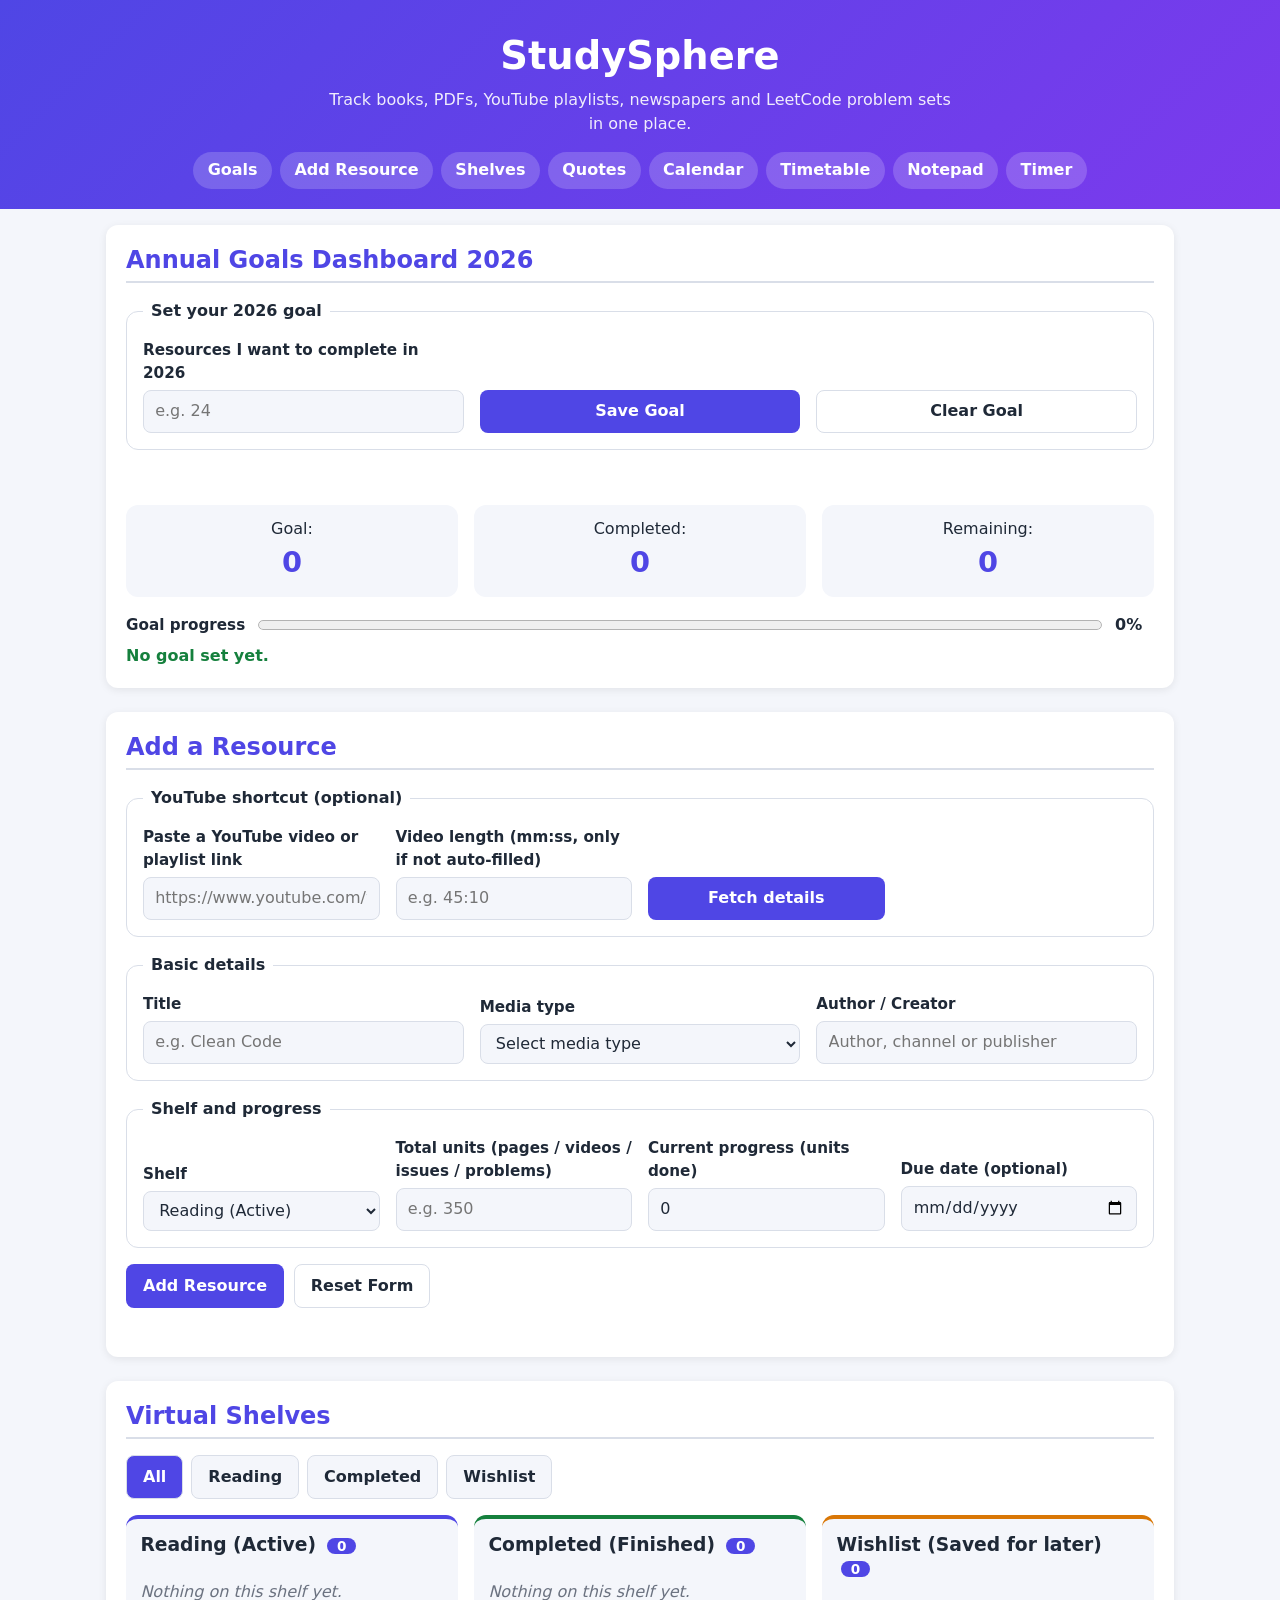
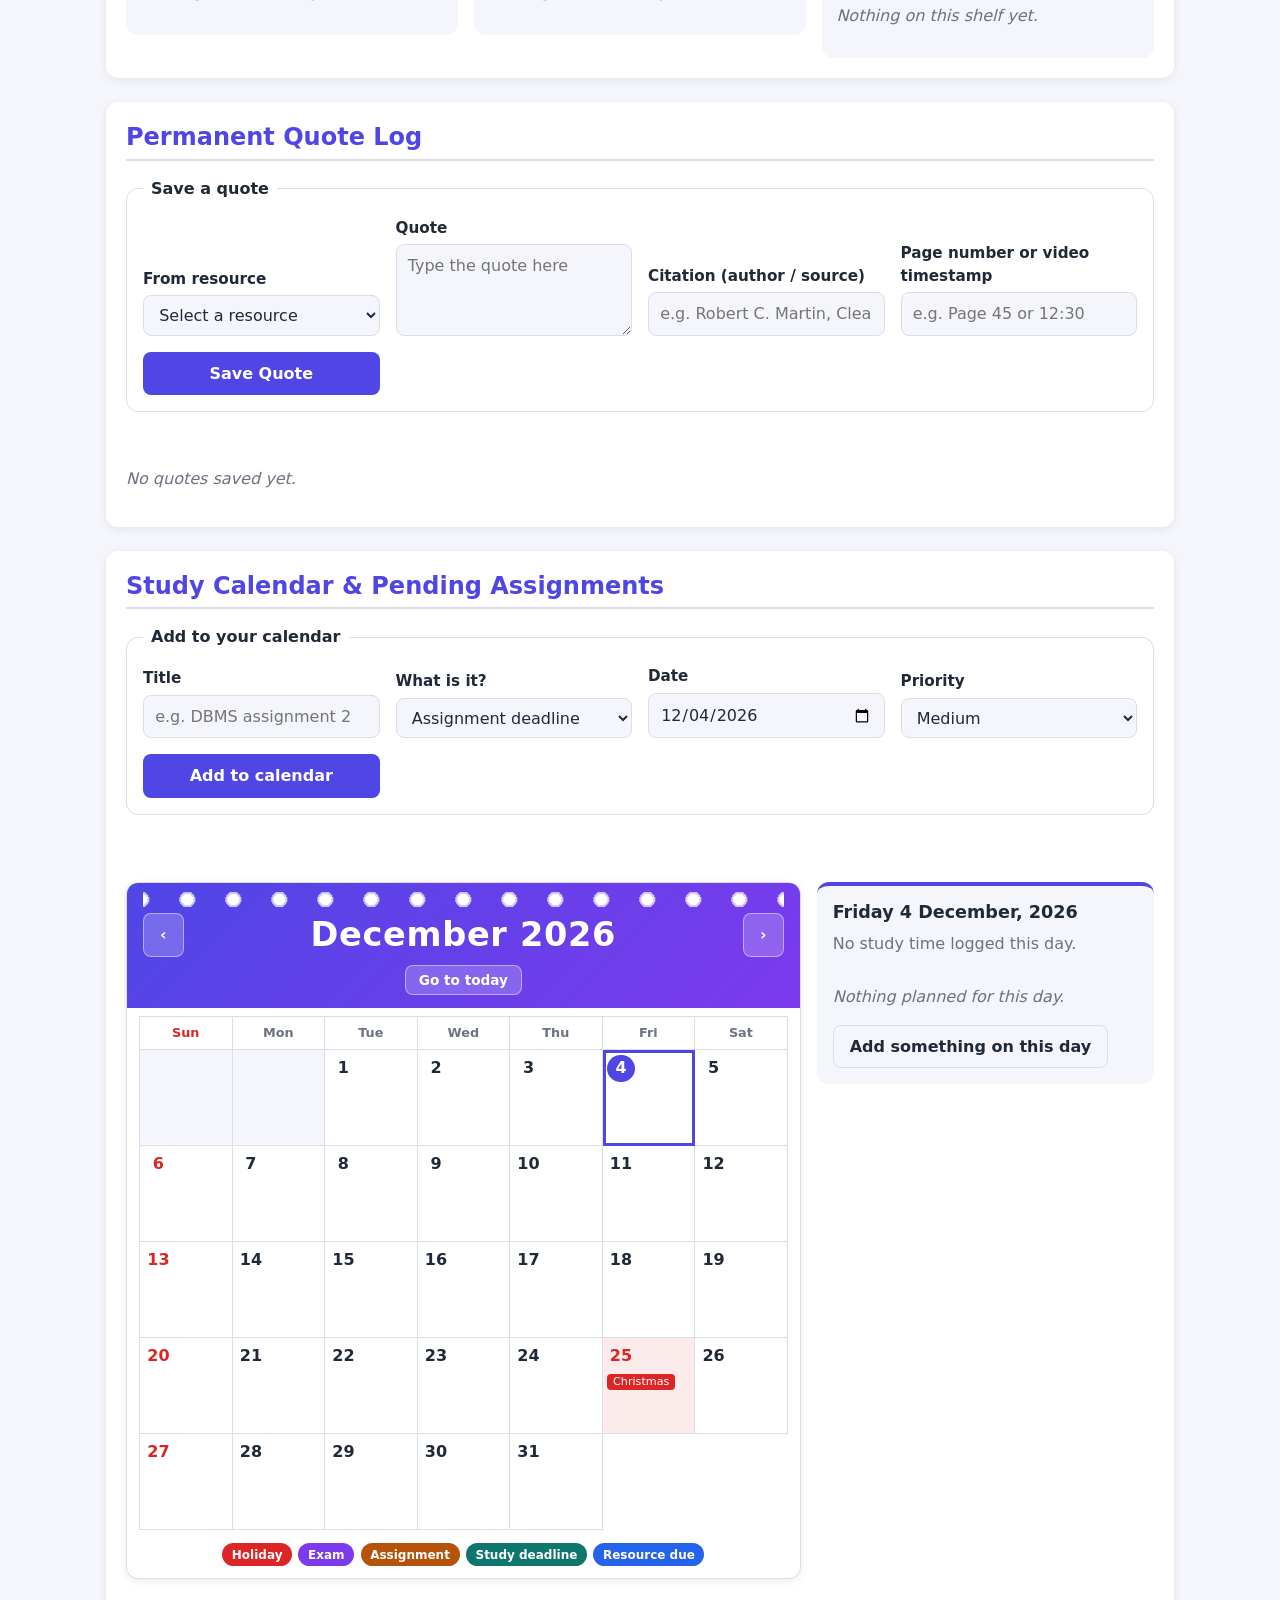
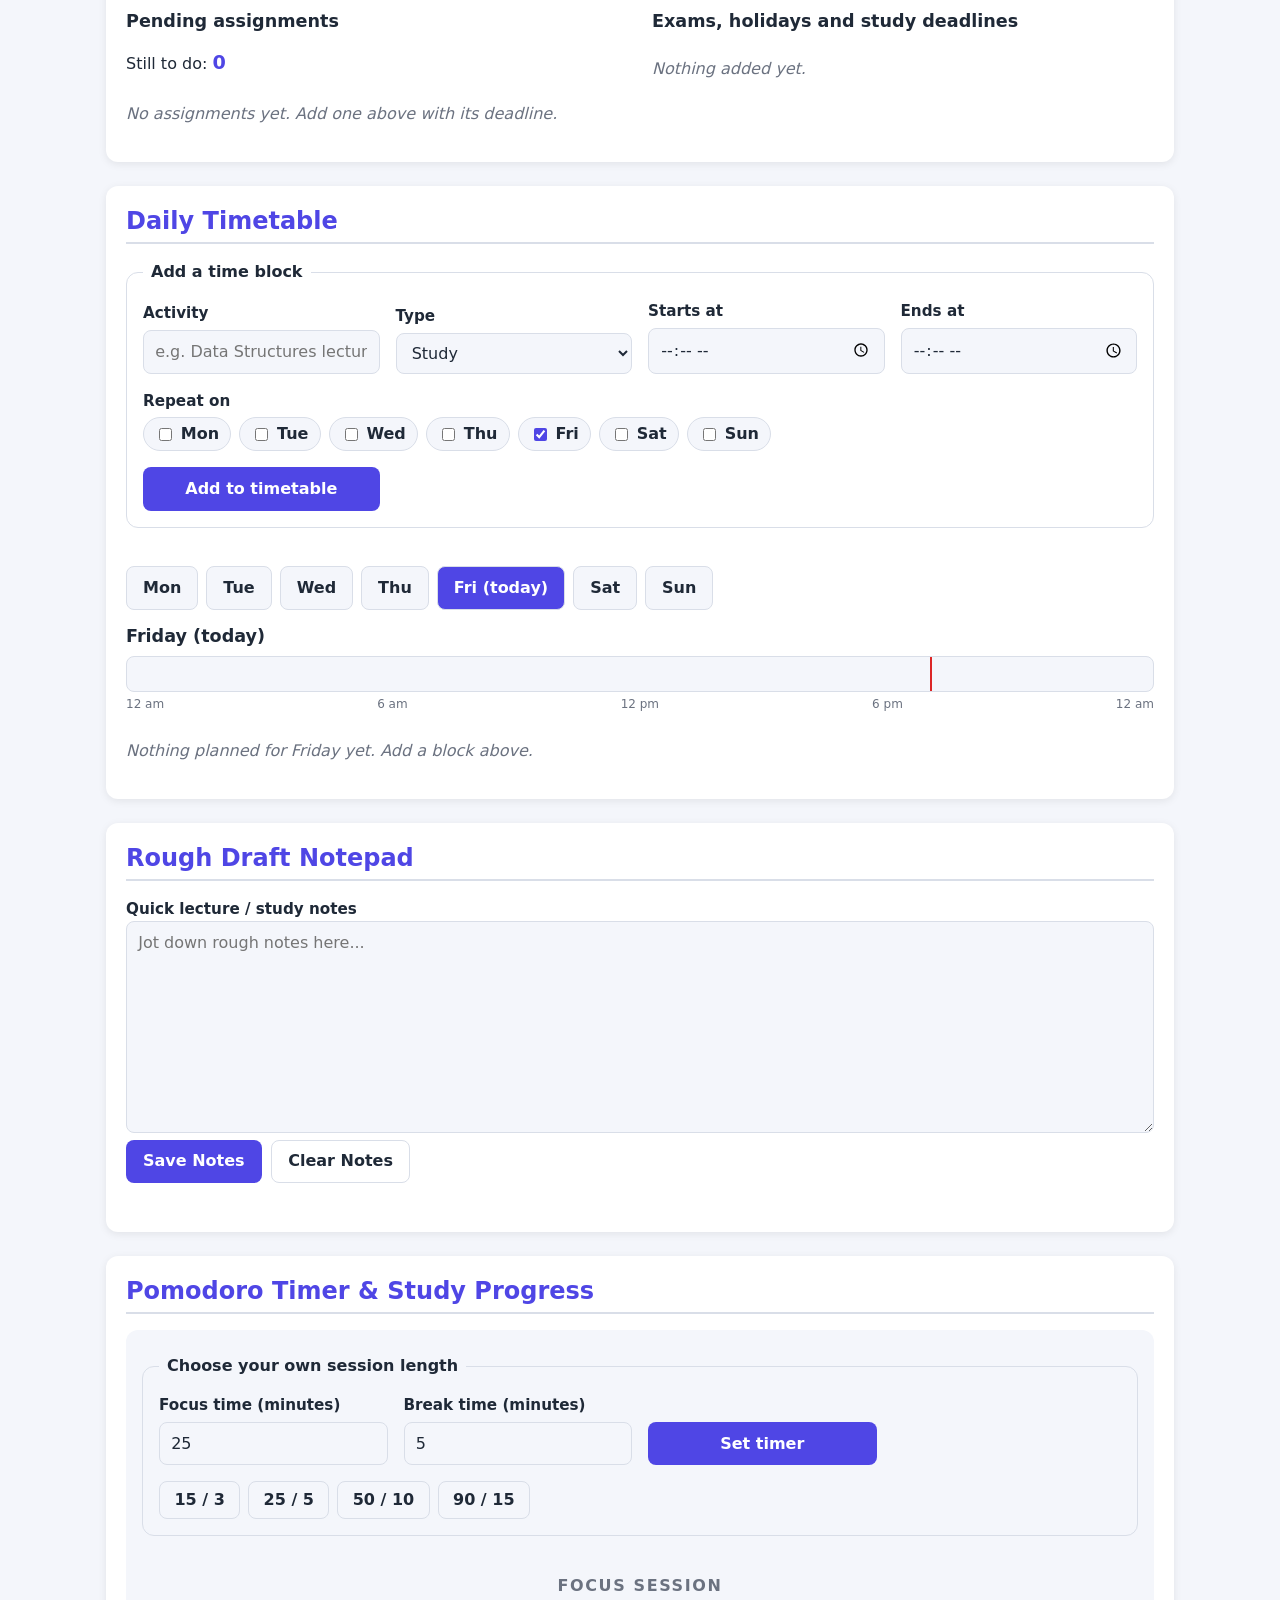
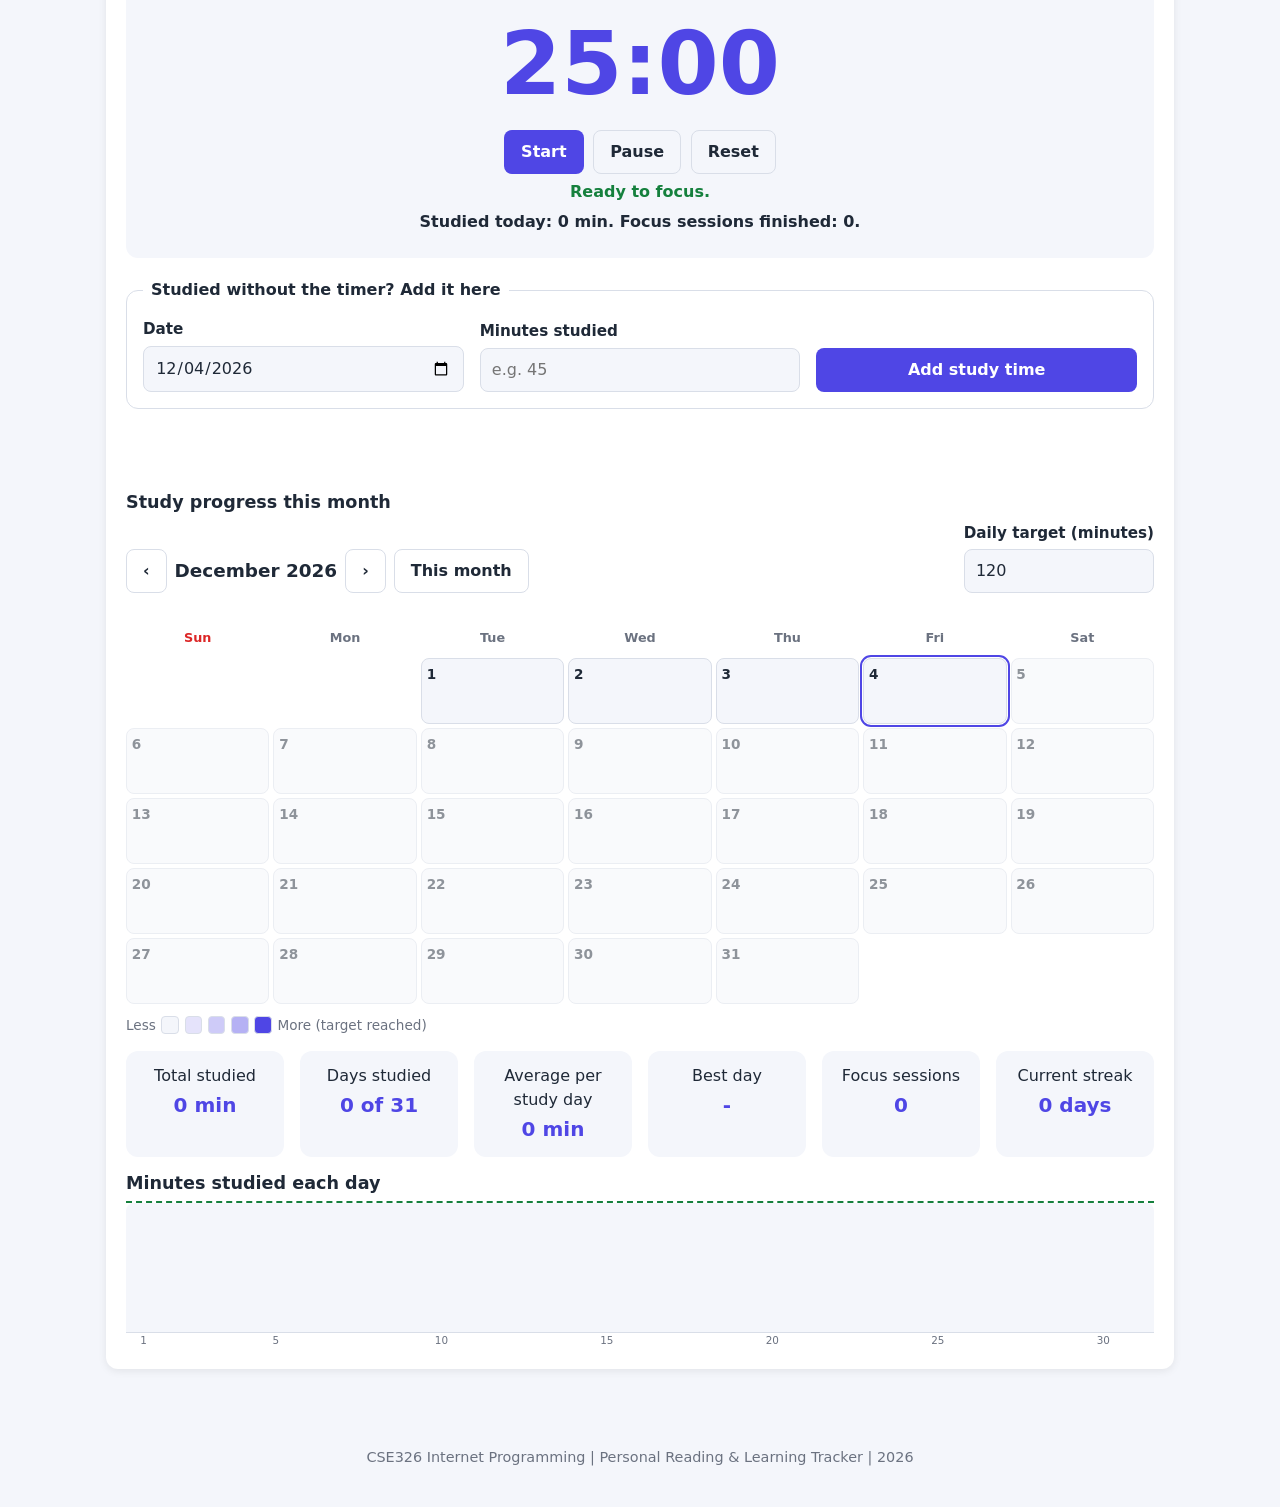
<file: Personal_Reading___Learning_Tracker111.html>
<!DOCTYPE html>
<html lang="en">
<head>
  <meta charset="UTF-8">
  <meta name="viewport" content="width=device-width, initial-scale=1.0, viewport-fit=cover">
  <meta name="description" content="Personal Reading and Learning Tracker for books, PDFs, YouTube playlists, newspapers and LeetCode problem sets.">
  <title>StudySphere</title>

  <!-- External stylesheet (will be created in the CSS step) -->
  <style>
/* ===== 1. THEME VARIABLES (change colours here once, whole site updates) ===== */
:root {
  --bg: #f4f6fb; --card: #ffffff; --text: #1f2937; --muted: #6b7280;
  --primary: #4f46e5; --primary-dark: #4338ca; --on-primary: #ffffff;
  --danger: #dc2626; --ok: #15803d; --border: #d9dee8;
  --radius: 12px; --shadow: 0 2px 8px rgba(0, 0, 0, 0.08);
  color-scheme: light dark;
  box-sizing: border-box;
  padding-top: env(safe-area-inset-top, 0px);
  padding-bottom: env(safe-area-inset-bottom, 0px);
}
@media (prefers-color-scheme: dark) {
  :root {
    --bg: #0f172a; --card: #1e293b; --text: #e5e7eb; --muted: #94a3b8;
    --primary: #818cf8; --primary-dark: #a5b4fc; --on-primary: #0f172a;
    --danger: #f87171; --ok: #4ade80; --border: #334155;
    --shadow: 0 2px 8px rgba(0, 0, 0, 0.4);
  }
}

/* ===== 2. BASE / RESET ===== */
*, *::before, *::after { box-sizing: border-box; }
html { scroll-behavior: smooth; }
body { margin: 0; font-family: system-ui, -apple-system, "Segoe UI", Roboto, Arial, sans-serif;
  background: var(--bg); color: var(--text); line-height: 1.5; }
[hidden] { display: none !important; }
h1, h2, h3, h4 { line-height: 1.25; margin: 0 0 0.5rem; }

/* ===== 3. HEADER + NAVIGATION ===== */
.site-header { background: linear-gradient(135deg, #4f46e5, #7c3aed); color: #fff;
  text-align: center; padding: 2rem 1rem 1.25rem; }
.site-title { font-size: clamp(1.5rem, 4vw, 2.4rem); }
.site-tagline { margin: 0 auto 1rem; max-width: 640px; opacity: 0.9; }
.main-nav-list { list-style: none; margin: 0; padding: 0; display: flex; flex-wrap: wrap;
  justify-content: center; gap: 0.5rem; }
.main-nav-link { display: inline-block; padding: 0.4rem 0.9rem; border-radius: 999px;
  background: rgba(255, 255, 255, 0.18); color: #fff; text-decoration: none; font-weight: 600; }
.main-nav-link:hover, .main-nav-link:focus-visible { background: #fff; color: #4338ca; }

/* ===== 4. MAIN LAYOUT: every top-level section is a white card ===== */
.main-content { max-width: 1100px; margin: 0 auto; padding: 1rem; }
.main-content > section { background: var(--card); border-radius: var(--radius);
  box-shadow: var(--shadow); padding: 1.25rem; margin-bottom: 1.5rem; }
.section-heading { color: var(--primary); border-bottom: 2px solid var(--border);
  padding-bottom: 0.4rem; margin-bottom: 1rem; }

/* ===== 5. FORMS ===== */
.form-fieldset { border: 1px solid var(--border); border-radius: var(--radius);
  padding: 1rem; margin: 0 0 1rem; display: grid; align-items: end;
  grid-template-columns: repeat(auto-fit, minmax(220px, 1fr)); gap: 1rem; }
.form-legend { font-weight: 700; padding: 0 0.5rem; }
.form-group { display: flex; flex-direction: column; gap: 0.3rem; }
.form-label { font-weight: 600; font-size: 0.95rem; }
.form-input, .form-select, .form-textarea { width: 100%; padding: 0.55rem 0.7rem; font: inherit;
  color: var(--text); background: var(--bg); border: 1px solid var(--border); border-radius: 8px; }
.form-input:focus, .form-select:focus, .form-textarea:focus, .button:focus-visible {
  outline: 3px solid var(--primary); outline-offset: 1px; }
.form-textarea { resize: vertical; }
.form-actions { display: flex; flex-wrap: wrap; gap: 0.6rem; }
.error-message { color: var(--danger); font-weight: 600; min-height: 1.4em; margin: 0.4rem 0 0; }
.status-message { color: var(--ok); font-weight: 600; min-height: 1.4em; margin: 0.4rem 0 0; }
.empty-message { color: var(--muted); font-style: italic; }

/* ===== 6. BUTTONS ===== */
.button { font: inherit; font-weight: 600; padding: 0.55rem 1rem; border-radius: 8px;
  border: 1px solid transparent; cursor: pointer; transition: transform 0.1s, background 0.2s; }
.button:active { transform: scale(0.97); }
.button-primary { background: var(--primary); color: var(--on-primary); }
.button-primary:hover { background: var(--primary-dark); }
.button-secondary { background: transparent; color: var(--text); border-color: var(--border); }
.button-secondary:hover { background: var(--bg); }
.button-danger { background: transparent; color: var(--danger); border-color: var(--danger); padding: 0.3rem 0.7rem; }
.button-danger:hover { background: var(--danger); color: #fff; }

/* ===== 7. GOALS DASHBOARD ===== */
.goal-counters { display: flex; flex-wrap: wrap; gap: 1rem; margin: 1rem 0; }
.counter-item { flex: 1 1 120px; background: var(--bg); border-radius: var(--radius);
  padding: 0.8rem; text-align: center; margin: 0; }
.counter-value { display: block; font-size: 1.8rem; color: var(--primary); }
.goal-progress-wrapper { display: flex; align-items: center; gap: 0.8rem; flex-wrap: wrap; }
.goal-progress-bar { flex: 1 1 200px; height: 20px; accent-color: var(--primary); }
.goal-progress-percent { font-weight: 700; min-width: 3.5ch; }

/* ===== 8. SHELVES + RESOURCE CARDS ===== */
.filter-group { display: flex; flex-wrap: wrap; gap: 0.5rem; margin-bottom: 1rem; }
.filter-button { background: var(--bg); color: var(--text); border-color: var(--border); }
.filter-button.active { background: var(--primary); color: var(--on-primary); }
.shelves-grid { display: grid; grid-template-columns: repeat(auto-fit, minmax(290px, 1fr)); gap: 1rem; align-items: start; }
.shelf { background: var(--bg); border-radius: var(--radius); padding: 0.9rem; border-top: 4px solid var(--primary); }
.shelf-completed { border-top-color: var(--ok); }
.shelf-wishlist { border-top-color: #d97706; }
.shelf-count { background: var(--primary); color: var(--on-primary); border-radius: 999px;
  padding: 0 0.6rem; font-size: 0.85rem; margin-left: 0.3rem; }
.resource-list { display: grid; gap: 0.8rem; }
.resource-card { background: var(--card); border: 1px solid var(--border); border-radius: 10px;
  padding: 0.8rem; box-shadow: var(--shadow); }
.resource-card-header { display: flex; justify-content: space-between; gap: 0.5rem; align-items: flex-start; }
.resource-title { margin: 0; word-break: break-word; }
.resource-media-badge { font-size: 0.75rem; font-weight: 700; padding: 0.15rem 0.6rem; border-radius: 999px;
  background: var(--border); white-space: nowrap; }
.media-book { background: #fde68a; color: #78350f; }
.media-pdf { background: #fecaca; color: #7f1d1d; }
.media-youtube { background: #fbcfe8; color: #831843; }
.media-newspaper { background: #d1d5db; color: #1f2937; }
.media-leetcode { background: #bbf7d0; color: #14532d; }
.resource-creator, .resource-due { margin: 0.2rem 0; color: var(--muted); font-size: 0.9rem; }
.resource-due.overdue { color: var(--danger); font-weight: 700; }
.progress-slider-label, .move-shelf-label { display: flex; flex-direction: column; gap: 0.2rem; font-size: 0.9rem; font-weight: 600; }
.progress-slider { width: 100%; accent-color: var(--primary); }
.progress-output { display: block; font-size: 0.85rem; color: var(--muted); margin-bottom: 0.5rem; }
.resource-card-actions { display: flex; justify-content: space-between; align-items: flex-end; gap: 0.5rem; }
.move-shelf-select { padding: 0.3rem; border-radius: 6px; border: 1px solid var(--border);
  background: var(--bg); color: var(--text); font: inherit; }

/* ===== 8b. YOUTUBE AREA INSIDE A CARD ===== */
.youtube-area { display: grid; gap: 0.5rem; margin-bottom: 0.7rem; }
.yt-thumb { width: 100%; aspect-ratio: 16 / 9; object-fit: cover; border-radius: 8px; background: var(--border); }
.yt-single { display: flex; flex-wrap: wrap; gap: 0.5rem; align-items: flex-end; }
.yt-time-label { display: flex; flex-direction: column; gap: 0.2rem; flex: 1 1 120px; font-size: 0.9rem; font-weight: 600; }
.yt-items { list-style: none; margin: 0; padding: 0.4rem; display: grid; gap: 0.3rem; max-height: 180px; overflow-y: auto;
  border: 1px solid var(--border); border-radius: 8px; }
.yt-item { display: flex; gap: 0.5rem; align-items: flex-start; font-size: 0.9rem; }
.yt-item.done span { text-decoration: line-through; color: var(--muted); }
.yt-text { font-size: 0.85rem; color: var(--muted); }
.yt-message { margin: 0; min-height: 0; }
.yt-resume-link { font-weight: 700; color: var(--primary); }

/* ===== 9. QUOTES, DEADLINES, TASKS ===== */
.quotes-list, .deadline-list, .task-list { list-style: none; padding: 0; margin: 0; display: grid; gap: 0.7rem; }
.quote-item { display: flex; justify-content: space-between; gap: 1rem; align-items: flex-start;
  background: var(--bg); border-radius: 10px; padding: 0.8rem; }
.quote-body { margin: 0; border-left: 4px solid var(--primary); padding-left: 0.8rem; }
.quote-text { font-style: italic; margin: 0 0 0.3rem; }
.quote-meta { display: flex; flex-wrap: wrap; gap: 0.2rem 0.8rem; font-size: 0.85rem; color: var(--muted); }
.quote-citation { font-weight: 700; color: var(--text); }
.deadline-item, .task-item { display: flex; flex-wrap: wrap; align-items: center; gap: 0.5rem 1rem;
  background: var(--bg); border-radius: 10px; padding: 0.7rem 0.9rem; }
.deadline-item .delete-deadline-button, .task-item .delete-task-button { margin-left: auto; }
.deadline-countdown { font-weight: 700; color: var(--primary); }
.deadline-item.overdue .deadline-countdown { color: var(--danger); }
.deadline-resource { color: var(--muted); font-size: 0.9rem; }
.task-summary { margin: 1rem 0 0.5rem; }
.task-title { flex: 1 1 140px; }
.task-item.done .task-title { text-decoration: line-through; color: var(--muted); }
.task-checkbox { width: 1.2rem; height: 1.2rem; accent-color: var(--primary); }
.task-priority-badge { font-size: 0.75rem; font-weight: 700; padding: 0.15rem 0.6rem; border-radius: 999px; color: #fff; }
.priority-high { background: #dc2626; }
.priority-medium { background: #d97706; }
.priority-low { background: #16a34a; }

/* ===== 10. NOTEPAD + POMODORO TIMER ===== */
.notepad-textarea { min-height: 160px; }
.pomodoro-card { text-align: center; background: var(--bg); border-radius: var(--radius); padding: 1.5rem 1rem; }
.timer-mode-label { font-weight: 700; text-transform: uppercase; letter-spacing: 0.1em; color: var(--muted); margin: 0; }
.timer-display { font-size: clamp(3rem, 14vw, 5.5rem); font-weight: 800; font-variant-numeric: tabular-nums; color: var(--primary); }
.timer-controls { display: flex; justify-content: center; flex-wrap: wrap; gap: 0.6rem; }

/* ===== 11b. NEW FEATURES: colours used by calendar, timetable and study progress ===== */
:root {
  --c-holiday: #dc2626; --c-exam: #7c3aed; --c-assignment: #b45309;
  --c-study: #0f766e; --c-resource: #2563eb;
}
.type-holiday { background: var(--c-holiday); color: #fff; }
.type-exam { background: var(--c-exam); color: #fff; }
.type-assignment { background: var(--c-assignment); color: #fff; }
.type-study { background: var(--c-study); color: #fff; }
.type-resource { background: var(--c-resource); color: #fff; }
.event-type-badge { display: inline-block; font-size: 0.75rem; font-weight: 700; padding: 0.15rem 0.6rem;
  border-radius: 999px; white-space: nowrap; }

.cat-class { --cat: #4f46e5; }
.cat-study { --cat: #0f766e; }
.cat-break { --cat: #b45309; }
.cat-meal { --cat: #db2777; }
.cat-exercise { --cat: #15803d; }
.cat-other { --cat: #64748b; }

/* ===== 11c. SHARED MONTH GRID ===== */
.month-grid { display: grid; grid-template-columns: repeat(7, minmax(0, 1fr)); }
.month-weekday { text-align: center; font-weight: 700; font-size: 0.8rem; padding: 0.4rem 0; color: var(--muted); }
.month-weekday.sunday { color: var(--danger); }
.agenda-heading { color: var(--text); font-size: 1.1rem; margin: 1rem 0 0.5rem; }

/* ===== 11d. WALL CALENDAR ===== */
.calendar-layout { display: grid; grid-template-columns: minmax(0, 2fr) minmax(240px, 1fr); gap: 1rem; align-items: start; }
.wall-calendar { border: 1px solid var(--border); border-radius: var(--radius); overflow: hidden;
  background: var(--card); box-shadow: var(--shadow); }
.cal-top { background: linear-gradient(135deg, #4f46e5, #7c3aed); color: #fff; padding: 0 1rem 0.8rem; text-align: center; }
.cal-rings { height: 30px; background-image: radial-gradient(circle at 50% 55%, var(--card) 0 6px, rgba(255, 255, 255, 0.7) 6px 8px, transparent 8px);
  background-size: 46px 30px; background-repeat: repeat-x; background-position: center; }
.cal-title-row { display: flex; align-items: center; justify-content: space-between; gap: 0.5rem; }
.cal-month-title { margin: 0; font-size: clamp(1.4rem, 4vw, 2.1rem); letter-spacing: 0.02em; }
.cal-nav-button { background: rgba(255, 255, 255, 0.2); color: #fff; border-color: rgba(255, 255, 255, 0.45); }
.cal-nav-button:hover { background: #fff; color: #4338ca; }
.cal-today-button { margin-top: 0.5rem; padding: 0.25rem 0.8rem; font-size: 0.85rem; }
.wall-grid { border-top: 1px solid var(--border); border-left: 1px solid var(--border); margin: 0.5rem 0.75rem 0; }
.wall-grid .month-weekday, .wall-grid .month-blank, .wall-grid .cal-day {
  border-right: 1px solid var(--border); border-bottom: 1px solid var(--border); }
.wall-grid .month-blank { background: var(--bg); min-height: 40px; }
.cal-day { font: inherit; color: var(--text); background: var(--card); text-align: left; cursor: pointer;
  padding: 0.3rem; min-height: 96px; min-width: 0; display: flex; flex-direction: column; gap: 0.25rem;
  border-top: 0; border-left: 0; border-radius: 0; overflow: hidden; }
.cal-day:hover { background: var(--bg); }
.cal-day:focus-visible, .cal-day.selected { outline: 3px solid var(--primary); outline-offset: -3px; }
.cal-day.has-holiday { background: color-mix(in srgb, var(--danger) 9%, var(--card)); }
.cal-day-number { width: 1.7rem; height: 1.7rem; display: grid; place-items: center; font-weight: 700; border-radius: 50%; }
.cal-day.is-sunday .cal-day-number, .cal-day.has-holiday .cal-day-number { color: var(--danger); }
.cal-day.today .cal-day-number { background: var(--primary); color: var(--on-primary); }
.cal-chips { display: flex; flex-direction: column; gap: 2px; min-width: 0; }
.cal-chip { display: block; font-size: 0.7rem; line-height: 1.3; padding: 0.05rem 0.35rem; border-radius: 4px;
  white-space: nowrap; overflow: hidden; text-overflow: ellipsis; }
.cal-chip.chip-done { opacity: 0.55; text-decoration: line-through; }
.cal-more { font-size: 0.7rem; color: var(--muted); }
.cal-legend { list-style: none; margin: 0; padding: 0.75rem; display: flex; flex-wrap: wrap; gap: 0.4rem; justify-content: center; }

.day-panel { background: var(--bg); border-radius: var(--radius); padding: 1rem; border-top: 4px solid var(--primary); }
.day-panel-title { font-size: 1.1rem; }
.day-panel-study { color: var(--muted); margin: 0 0 0.8rem; }
.day-events { list-style: none; margin: 0 0 0.8rem; padding: 0; display: grid; gap: 0.5rem; }
.day-event { display: flex; flex-wrap: wrap; gap: 0.4rem 0.6rem; align-items: center; }
.day-event .button-danger { margin-left: auto; padding: 0.2rem 0.6rem; font-size: 0.85rem; }
.day-event-title.done { text-decoration: line-through; color: var(--muted); }

.agenda-grid { display: grid; grid-template-columns: repeat(auto-fit, minmax(300px, 1fr)); gap: 1.5rem; margin-top: 1rem; }
.task-summary .counter-value { display: inline; font-size: 1.2rem; }
.task-date, .task-countdown { font-size: 0.85rem; color: var(--muted); }
.task-countdown { font-weight: 700; }
.task-item.overdue .task-countdown { color: var(--danger); }
.deadline-item.past { opacity: 0.65; }

/* ===== 11e. DAILY TIMETABLE ===== */
.day-checks-group { grid-column: 1 / -1; }
.day-checks { display: flex; flex-wrap: wrap; gap: 0.5rem; }
.day-check { display: inline-flex; align-items: center; gap: 0.35rem; padding: 0.25rem 0.7rem; cursor: pointer;
  border: 1px solid var(--border); border-radius: 999px; background: var(--bg); font-weight: 600; }
.day-check input { accent-color: var(--primary); }
.day-strip { position: relative; height: 36px; background: var(--bg); border: 1px solid var(--border);
  border-radius: 8px; overflow: hidden; }
.strip-block { position: absolute; top: 4px; bottom: 4px; min-width: 3px; border-radius: 4px; background: var(--cat); }
.strip-now { position: absolute; top: 0; bottom: 0; width: 2px; background: var(--danger); }
.strip-ticks { display: flex; justify-content: space-between; font-size: 0.75rem; color: var(--muted); margin-top: 0.2rem; }
.timetable-summary { color: var(--muted); margin: 0.6rem 0; }
.timetable-list { list-style: none; margin: 0 0 1rem; padding: 0; display: grid; gap: 0.6rem; }
.timetable-item { display: flex; flex-wrap: wrap; align-items: center; gap: 0.4rem 1rem; background: var(--bg);
  border-radius: 10px; padding: 0.7rem 0.9rem; border-left: 6px solid var(--cat); }
.timetable-item.now { box-shadow: 0 0 0 2px var(--primary); }
.timetable-item.now .timetable-title::after { content: " (now)"; color: var(--primary); }
.timetable-time { font-weight: 700; font-variant-numeric: tabular-nums; }
.timetable-title { flex: 1 1 140px; }
.timetable-category-badge { font-size: 0.75rem; font-weight: 700; padding: 0.15rem 0.6rem; border-radius: 999px;
  background: var(--cat); color: #fff; }
.timetable-duration { color: var(--muted); font-size: 0.9rem; }
.timetable-item .delete-timetable-button { margin-left: auto; }

/* ===== 11f. FLEXIBLE POMODORO + STUDY PROGRESS ===== */
.timer-settings-form { text-align: left; }
.timer-presets { grid-column: 1 / -1; display: flex; flex-wrap: wrap; gap: 0.5rem; }
.timer-presets .button { padding: 0.35rem 0.9rem; }
.timer-today-summary { margin: 0.4rem 0 0; font-weight: 600; }
.study-log-form { margin-top: 1.25rem; }
.study-toolbar { display: flex; flex-wrap: wrap; gap: 0.8rem; align-items: flex-end; justify-content: space-between; }
.study-month-nav { display: flex; flex-wrap: wrap; align-items: center; gap: 0.5rem; }
.study-month-title { min-width: 9ch; text-align: center; font-size: 1.15rem; }
.study-target-group { max-width: 220px; }
.study-grid { gap: 4px; }
.study-day { border: 1px solid var(--border); border-radius: 8px; padding: 0.3rem; min-height: 66px; min-width: 0;
  display: flex; flex-direction: column; justify-content: space-between; }
.study-day.today { outline: 2px solid var(--primary); outline-offset: 1px; }
.study-day.future { opacity: 0.5; }
.study-day-number { font-weight: 700; font-size: 0.85rem; }
.study-day-time { font-size: 0.72rem; font-weight: 600; overflow-wrap: anywhere; }
.heat-0 { background: var(--bg); }
.heat-1 { background: color-mix(in srgb, var(--primary) 15%, var(--card)); }
.heat-2 { background: color-mix(in srgb, var(--primary) 28%, var(--card)); }
.heat-3 { background: color-mix(in srgb, var(--primary) 42%, var(--card)); }
.heat-4 { background: var(--primary); color: var(--on-primary); }
.heat-legend { display: flex; flex-wrap: wrap; align-items: center; gap: 0.35rem; margin: 0.7rem 0; font-size: 0.85rem; color: var(--muted); }
.legend-swatch { width: 1.1rem; height: 1.1rem; border-radius: 4px; border: 1px solid var(--border); }
.study-stats .counter-value { font-size: 1.25rem; margin-top: 0.15rem; }
.study-bars { margin-top: 0.4rem; }
.study-bars-plot { position: relative; height: 130px; display: flex; gap: 2px; align-items: flex-end;
  border-bottom: 1px solid var(--border); background: var(--bg); border-radius: 8px 8px 0 0; padding: 0 2px; }
.study-bar-col { flex: 1; min-width: 0; height: 100%; display: flex; align-items: flex-end; }
.study-bar { width: 100%; background: var(--primary); border-radius: 3px 3px 0 0; }
.study-target-line { position: absolute; left: 0; right: 0; border-top: 2px dashed var(--ok); pointer-events: none; }
.study-bars-labels { display: flex; gap: 2px; padding: 0 2px; }
.study-bar-label { flex: 1; min-width: 0; text-align: center; font-size: 0.65rem; color: var(--muted); }

/* ===== 12b. RESPONSIVE: new features ===== */
@media (max-width: 800px) {
  .calendar-layout { grid-template-columns: 1fr; }
}
@media (max-width: 600px) {
  .wall-grid { margin: 0.4rem 0.4rem 0; }
  .cal-day { min-height: 56px; padding: 0.2rem; }
  .cal-chips { flex-direction: row; flex-wrap: wrap; gap: 3px; }
  .cal-chip { font-size: 0; width: 8px; height: 8px; padding: 0; border-radius: 50%; }
  .cal-more { display: none; }
  .study-grid { gap: 2px; }
  .study-day { min-height: 52px; padding: 0.2rem; }
  .study-day-time { font-size: 0.6rem; }
  .study-month-nav .button { flex: 0 1 auto; }
}
@media (prefers-reduced-motion: reduce) {
  html { scroll-behavior: auto; }
}

/* ===== 11. FOOTER ===== */
.site-footer { text-align: center; padding: 1.5rem 1rem; color: var(--muted); font-size: 0.9rem; }

/* ===== 12. RESPONSIVE (mobile screens) ===== */
@media (max-width: 600px) {
  .main-content { padding: 0.6rem; }
  .main-content > section { padding: 0.9rem; }
  .form-actions .button, .timer-controls .button { flex: 1 1 100%; }
  .quote-item { flex-direction: column; }
  .resource-card-actions { flex-direction: column; align-items: stretch; }
}

</style>
</head>
<body id="app-body">

  <!-- ==========================================================
       BLOCK 1: SITE HEADER AND MAIN NAVIGATION
       ========================================================== -->
  <header id="site-header" class="site-header">
    <h1 id="site-title" class="site-title">StudySphere</h1>
    <p id="site-tagline" class="site-tagline">Track books, PDFs, YouTube playlists, newspapers and LeetCode problem sets in one place.</p>

    <nav id="main-nav" class="main-nav" aria-label="Main navigation">
      <ul id="main-nav-list" class="main-nav-list">
        <li class="main-nav-item"><a id="nav-goals" class="main-nav-link" href="#goals-section">Goals</a></li>
        <li class="main-nav-item"><a id="nav-add" class="main-nav-link" href="#add-resource-section">Add Resource</a></li>
        <li class="main-nav-item"><a id="nav-shelves" class="main-nav-link" href="#shelves-section">Shelves</a></li>
        <li class="main-nav-item"><a id="nav-quotes" class="main-nav-link" href="#quotes-section">Quotes</a></li>
        <li class="main-nav-item"><a id="nav-calendar" class="main-nav-link" href="#calendar-section">Calendar</a></li>
        <li class="main-nav-item"><a id="nav-timetable" class="main-nav-link" href="#timetable-section">Timetable</a></li>
        <li class="main-nav-item"><a id="nav-notes" class="main-nav-link" href="#notepad-section">Notepad</a></li>
        <li class="main-nav-item"><a id="nav-timer" class="main-nav-link" href="#pomodoro-section">Timer</a></li>
      </ul>
    </nav>
  </header>

  <main id="main-content" class="main-content">

    <!-- ==========================================================
         BLOCK 2: ANNUAL GOALS DASHBOARD (2026)
         Goal input, completion counters and progress bar
         ========================================================== -->
    <section id="goals-section" class="dashboard-section goals-section">
      <h2 id="goals-heading" class="section-heading">Annual Goals Dashboard 2026</h2>

      <form id="goal-form" class="goal-form" novalidate>
        <fieldset id="goal-fieldset" class="form-fieldset">
          <legend id="goal-legend" class="form-legend">Set your 2026 goal</legend>

          <div class="form-group">
            <label id="goal-label" class="form-label" for="goal-input">Resources I want to complete in 2026</label>
            <input type="number" id="goal-input" class="form-input goal-input" name="goalTarget" min="1" max="1000" placeholder="e.g. 24">
          </div>

          <button type="submit" id="goal-submit-button" class="button button-primary goal-submit-button">Save Goal</button>
          <button type="button" id="goal-reset-button" class="button button-secondary goal-reset-button">Clear Goal</button>
        </fieldset>
        <p id="goal-error-message" class="error-message" aria-live="polite"></p>
      </form>

      <!-- Completion counters -->
      <div id="goal-counters" class="goal-counters">
        <p class="counter-item">Goal: <strong id="goal-target-count" class="counter-value">0</strong></p>
        <p class="counter-item">Completed: <strong id="goal-completed-count" class="counter-value">0</strong></p>
        <p class="counter-item">Remaining: <strong id="goal-remaining-count" class="counter-value">0</strong></p>
      </div>

      <!-- Goal progress bar -->
      <div id="goal-progress-wrapper" class="goal-progress-wrapper">
        <label id="goal-progress-label" class="form-label" for="goal-progress-bar">Goal progress</label>
        <progress id="goal-progress-bar" class="goal-progress-bar" value="0" max="100">0%</progress>
        <output id="goal-progress-percent" class="goal-progress-percent" for="goal-progress-bar">0%</output>
      </div>
      <p id="goal-status-message" class="status-message" aria-live="polite">No goal set yet.</p>
    </section>

    <!-- ==========================================================
         BLOCK 3: ADD RESOURCE FORM
         Title, media type, creator, shelf, total units, progress, due date
         ========================================================== -->
    <section id="add-resource-section" class="form-section add-resource-section">
      <h2 id="add-resource-heading" class="section-heading">Add a Resource</h2>

      <form id="resource-form" class="resource-form" novalidate>

        <!-- Group 0: YouTube shortcut (optional) -->
        <fieldset id="resource-youtube-fieldset" class="form-fieldset">
          <legend id="resource-youtube-legend" class="form-legend">YouTube shortcut (optional)</legend>

          <div class="form-group">
            <label id="resource-link-label" class="form-label" for="resource-link-input">Paste a YouTube video or playlist link</label>
            <input type="text" id="resource-link-input" class="form-input" name="youtubeLink" placeholder="https://www.youtube.com/watch?v=...">
          </div>

          <div class="form-group">
            <label id="resource-duration-label" class="form-label" for="resource-duration-input">Video length (mm:ss, only if not auto-filled)</label>
            <input type="text" id="resource-duration-input" class="form-input" name="videoLength" placeholder="e.g. 45:10">
          </div>

          <button type="button" id="resource-fetch-button" class="button button-primary">Fetch details</button>
          <p id="resource-link-message" class="status-message" aria-live="polite"></p>
        </fieldset>

        <!-- Group A: basic details -->
        <fieldset id="resource-details-fieldset" class="form-fieldset">
          <legend id="resource-details-legend" class="form-legend">Basic details</legend>

          <div class="form-group">
            <label id="resource-title-label" class="form-label" for="resource-title-input">Title</label>
            <input type="text" id="resource-title-input" class="form-input" name="title" placeholder="e.g. Clean Code">
          </div>

          <div class="form-group">
            <label id="resource-media-label" class="form-label" for="resource-media-select">Media type</label>
            <select id="resource-media-select" class="form-select" name="mediaType">
              <option value="">Select media type</option>
              <option value="book">Physical Book</option>
              <option value="pdf">PDF</option>
              <option value="youtube">YouTube Playlist</option>
              <option value="newspaper">Newspaper</option>
              <option value="leetcode">LeetCode Problem Set</option>
            </select>
          </div>

          <div class="form-group">
            <label id="resource-creator-label" class="form-label" for="resource-creator-input">Author / Creator</label>
            <input type="text" id="resource-creator-input" class="form-input" name="creator" placeholder="Author, channel or publisher">
          </div>
        </fieldset>

        <!-- Group B: shelf, units and progress -->
        <fieldset id="resource-progress-fieldset" class="form-fieldset">
          <legend id="resource-progress-legend" class="form-legend">Shelf and progress</legend>

          <div class="form-group">
            <label id="resource-shelf-label" class="form-label" for="resource-shelf-select">Shelf</label>
            <select id="resource-shelf-select" class="form-select" name="shelf">
              <option value="reading">Reading (Active)</option>
              <option value="completed">Completed (Finished)</option>
              <option value="wishlist">Wishlist (Saved for later)</option>
            </select>
          </div>

          <div class="form-group">
            <label id="resource-total-label" class="form-label" for="resource-total-input">Total units (pages / videos / issues / problems)</label>
            <input type="number" id="resource-total-input" class="form-input" name="totalUnits" min="1" placeholder="e.g. 350">
          </div>

          <div class="form-group">
            <label id="resource-current-label" class="form-label" for="resource-current-input">Current progress (units done)</label>
            <input type="number" id="resource-current-input" class="form-input" name="currentProgress" min="0" value="0">
          </div>

          <div class="form-group">
            <label id="resource-due-label" class="form-label" for="resource-due-input">Due date (optional)</label>
            <input type="date" id="resource-due-input" class="form-input" name="dueDate">
          </div>
        </fieldset>

        <div id="resource-form-actions" class="form-actions">
          <button type="submit" id="resource-submit-button" class="button button-primary">Add Resource</button>
          <button type="reset" id="resource-reset-button" class="button button-secondary">Reset Form</button>
        </div>
        <p id="resource-error-message" class="error-message" aria-live="polite"></p>
      </form>
    </section>

    <!-- ==========================================================
         BLOCK 4: VIRTUAL SHELVES
         Filter buttons plus Reading, Completed and Wishlist containers
         ========================================================== -->
    <section id="shelves-section" class="shelves-section">
      <h2 id="shelves-heading" class="section-heading">Virtual Shelves</h2>

      <!-- Shelf filter buttons -->
      <div id="shelf-filter-group" class="filter-group" role="group" aria-label="Filter shelves">
        <button type="button" id="filter-all-button" class="button filter-button active" data-filter="all">All</button>
        <button type="button" id="filter-reading-button" class="button filter-button" data-filter="reading">Reading</button>
        <button type="button" id="filter-completed-button" class="button filter-button" data-filter="completed">Completed</button>
        <button type="button" id="filter-wishlist-button" class="button filter-button" data-filter="wishlist">Wishlist</button>
      </div>

      <div id="shelves-grid" class="shelves-grid">

        <!-- Shelf 1: Reading (Active) -->
        <section id="shelf-reading" class="shelf shelf-reading" data-shelf="reading">
          <h3 id="shelf-reading-heading" class="shelf-heading">Reading (Active) <span id="shelf-reading-count" class="shelf-count">0</span></h3>
          <div id="reading-list" class="resource-list"></div>
          <p id="reading-empty-message" class="empty-message">Nothing on this shelf yet.</p>
        </section>

        <!-- Shelf 2: Completed (Finished) -->
        <section id="shelf-completed" class="shelf shelf-completed" data-shelf="completed">
          <h3 id="shelf-completed-heading" class="shelf-heading">Completed (Finished) <span id="shelf-completed-count" class="shelf-count">0</span></h3>
          <div id="completed-list" class="resource-list"></div>
          <p id="completed-empty-message" class="empty-message">Nothing on this shelf yet.</p>
        </section>

        <!-- Shelf 3: Wishlist (Saved for later) -->
        <section id="shelf-wishlist" class="shelf shelf-wishlist" data-shelf="wishlist">
          <h3 id="shelf-wishlist-heading" class="shelf-heading">Wishlist (Saved for later) <span id="shelf-wishlist-count" class="shelf-count">0</span></h3>
          <div id="wishlist-list" class="resource-list"></div>
          <p id="wishlist-empty-message" class="empty-message">Nothing on this shelf yet.</p>
        </section>

      </div>
    </section>

    <!-- ==========================================================
         BLOCK 5: PERMANENT QUOTE LOG
         Quote input form and display container
         ========================================================== -->
    <section id="quotes-section" class="quotes-section">
      <h2 id="quotes-heading" class="section-heading">Permanent Quote Log</h2>

      <form id="quote-form" class="quote-form" novalidate>
        <fieldset id="quote-fieldset" class="form-fieldset">
          <legend id="quote-legend" class="form-legend">Save a quote</legend>

          <div class="form-group">
            <label id="quote-resource-label" class="form-label" for="quote-resource-select">From resource</label>
            <select id="quote-resource-select" class="form-select" name="quoteResource">
              <option value="">Select a resource</option>
            </select>
          </div>

          <div class="form-group">
            <label id="quote-text-label" class="form-label" for="quote-text-input">Quote</label>
            <textarea id="quote-text-input" class="form-textarea" name="quoteText" rows="3" placeholder="Type the quote here"></textarea>
          </div>

          <div class="form-group">
            <label id="quote-citation-label" class="form-label" for="quote-citation-input">Citation (author / source)</label>
            <input type="text" id="quote-citation-input" class="form-input" name="quoteCitation" placeholder="e.g. Robert C. Martin, Clean Code">
          </div>

          <div class="form-group">
            <label id="quote-location-label" class="form-label" for="quote-location-input">Page number or video timestamp</label>
            <input type="text" id="quote-location-input" class="form-input" name="quoteLocation" placeholder="e.g. Page 45 or 12:30">
          </div>

          <button type="submit" id="quote-submit-button" class="button button-primary">Save Quote</button>
        </fieldset>
        <p id="quote-error-message" class="error-message" aria-live="polite"></p>
      </form>

      <!-- Quote display container -->
      <div id="quotes-display" class="quotes-display">
        <ul id="quotes-list" class="quotes-list"></ul>
        <p id="quotes-empty-message" class="empty-message">No quotes saved yet.</p>
      </div>
    </section>

    <!-- ==========================================================
         BLOCK 6: STUDY CALENDAR + PENDING ASSIGNMENTS (merged)
         Wall-style monthly calendar, one add form, day details,
         pending assignment checklist and list of upcoming dates
         ========================================================== -->
    <section id="calendar-section" class="calendar-section">
      <h2 id="calendar-heading" class="section-heading">Study Calendar &amp; Pending Assignments</h2>

      <form id="event-form" class="event-form" novalidate>
        <fieldset id="event-fieldset" class="form-fieldset">
          <legend id="event-legend" class="form-legend">Add to your calendar</legend>

          <div class="form-group">
            <label id="event-title-label" class="form-label" for="event-title-input">Title</label>
            <input type="text" id="event-title-input" class="form-input" name="eventTitle" placeholder="e.g. DBMS assignment 2">
          </div>

          <div class="form-group">
            <label id="event-type-label" class="form-label" for="event-type-select">What is it?</label>
            <select id="event-type-select" class="form-select" name="eventType">
              <option value="assignment" selected>Assignment deadline</option>
              <option value="exam">Exam date</option>
              <option value="holiday">Holiday</option>
              <option value="study">Study deadline</option>
            </select>
          </div>

          <div class="form-group">
            <label id="event-date-label" class="form-label" for="event-date-input">Date</label>
            <input type="date" id="event-date-input" class="form-input" name="eventDate">
          </div>

          <div id="event-priority-group" class="form-group">
            <label id="event-priority-label" class="form-label" for="event-priority-select">Priority</label>
            <select id="event-priority-select" class="form-select" name="eventPriority">
              <option value="high">High</option>
              <option value="medium" selected>Medium</option>
              <option value="low">Low</option>
            </select>
          </div>

          <div id="event-resource-group" class="form-group" hidden>
            <label id="deadline-resource-label" class="form-label" for="deadline-resource-select">Related resource (optional)</label>
            <select id="deadline-resource-select" class="form-select" name="deadlineResource">
              <option value="">None</option>
            </select>
          </div>

          <button type="submit" id="event-submit-button" class="button button-primary">Add to calendar</button>
        </fieldset>
        <p id="event-error-message" class="error-message" aria-live="polite"></p>
        <p id="event-status-message" class="status-message" aria-live="polite"></p>
      </form>

      <div id="calendar-layout" class="calendar-layout">

        <!-- The wall calendar -->
        <div id="wall-calendar" class="wall-calendar">
          <div id="cal-top" class="cal-top">
            <div id="cal-rings" class="cal-rings" aria-hidden="true"></div>
            <div id="cal-title-row" class="cal-title-row">
              <button type="button" id="cal-prev-button" class="button cal-nav-button" aria-label="Previous month">&lsaquo;</button>
              <h3 id="cal-month-title" class="cal-month-title" aria-live="polite"></h3>
              <button type="button" id="cal-next-button" class="button cal-nav-button" aria-label="Next month">&rsaquo;</button>
            </div>
            <button type="button" id="cal-today-button" class="button cal-nav-button cal-today-button">Go to today</button>
          </div>

          <div id="cal-grid" class="month-grid wall-grid"></div>

          <ul id="cal-legend" class="cal-legend" aria-label="Colour key">
            <li><span class="event-type-badge type-holiday">Holiday</span></li>
            <li><span class="event-type-badge type-exam">Exam</span></li>
            <li><span class="event-type-badge type-assignment">Assignment</span></li>
            <li><span class="event-type-badge type-study">Study deadline</span></li>
            <li><span class="event-type-badge type-resource">Resource due</span></li>
          </ul>
        </div>

        <!-- Details of the day the student clicked -->
        <aside id="day-panel" class="day-panel" aria-label="Selected day">
          <h3 id="day-panel-title" class="day-panel-title"></h3>
          <p id="day-panel-study" class="day-panel-study"></p>
          <ul id="day-panel-events" class="day-events"></ul>
          <p id="day-panel-empty" class="empty-message">Nothing planned for this day.</p>
          <button type="button" id="day-panel-add-button" class="button button-secondary">Add something on this day</button>
        </aside>
      </div>

      <div id="agenda-grid" class="agenda-grid">
        <div id="assignments-block" class="agenda-block">
          <h3 id="assignments-heading" class="agenda-heading">Pending assignments</h3>
          <p id="task-summary" class="task-summary">Still to do: <strong id="task-pending-count" class="counter-value">0</strong></p>
          <ul id="task-list" class="task-list"></ul>
          <p id="task-empty-message" class="empty-message">No assignments yet. Add one above with its deadline.</p>
        </div>

        <div id="dates-block" class="agenda-block">
          <h3 id="dates-heading" class="agenda-heading">Exams, holidays and study deadlines</h3>
          <ul id="deadline-list" class="deadline-list"></ul>
          <p id="deadline-empty-message" class="empty-message">Nothing added yet.</p>
        </div>
      </div>
    </section>

    <!-- ==========================================================
         BLOCK 7: DAILY TIMETABLE
         Time blocks per weekday, shown as a 24-hour strip and a list
         ========================================================== -->
    <section id="timetable-section" class="timetable-section">
      <h2 id="timetable-heading" class="section-heading">Daily Timetable</h2>

      <form id="timetable-form" class="timetable-form" novalidate>
        <fieldset id="timetable-fieldset" class="form-fieldset">
          <legend id="timetable-legend" class="form-legend">Add a time block</legend>

          <div class="form-group">
            <label id="timetable-title-label" class="form-label" for="timetable-title-input">Activity</label>
            <input type="text" id="timetable-title-input" class="form-input" name="blockTitle" placeholder="e.g. Data Structures lecture">
          </div>

          <div class="form-group">
            <label id="timetable-category-label" class="form-label" for="timetable-category-select">Type</label>
            <select id="timetable-category-select" class="form-select" name="blockCategory">
              <option value="class">Class</option>
              <option value="study" selected>Study</option>
              <option value="break">Break</option>
              <option value="meal">Meal</option>
              <option value="exercise">Exercise</option>
              <option value="other">Other</option>
            </select>
          </div>

          <div class="form-group">
            <label id="timetable-start-label" class="form-label" for="timetable-start-input">Starts at</label>
            <input type="time" id="timetable-start-input" class="form-input" name="blockStart">
          </div>

          <div class="form-group">
            <label id="timetable-end-label" class="form-label" for="timetable-end-input">Ends at</label>
            <input type="time" id="timetable-end-input" class="form-input" name="blockEnd">
          </div>

          <div id="timetable-days-group" class="form-group day-checks-group" role="group" aria-labelledby="timetable-days-label">
            <span id="timetable-days-label" class="form-label">Repeat on</span>
            <div id="timetable-day-checks" class="day-checks">
              <label class="day-check"><input type="checkbox" class="timetable-day-check" value="1"> Mon</label>
              <label class="day-check"><input type="checkbox" class="timetable-day-check" value="2"> Tue</label>
              <label class="day-check"><input type="checkbox" class="timetable-day-check" value="3"> Wed</label>
              <label class="day-check"><input type="checkbox" class="timetable-day-check" value="4"> Thu</label>
              <label class="day-check"><input type="checkbox" class="timetable-day-check" value="5"> Fri</label>
              <label class="day-check"><input type="checkbox" class="timetable-day-check" value="6"> Sat</label>
              <label class="day-check"><input type="checkbox" class="timetable-day-check" value="0"> Sun</label>
            </div>
          </div>

          <button type="submit" id="timetable-submit-button" class="button button-primary">Add to timetable</button>
        </fieldset>
        <p id="timetable-error-message" class="error-message" aria-live="polite"></p>
      </form>

      <div id="timetable-tabs" class="filter-group" role="group" aria-label="Choose a day"></div>
      <h3 id="timetable-day-title" class="agenda-heading"></h3>
      <div id="timetable-strip" class="day-strip" aria-hidden="true"></div>
      <div id="timetable-ticks" class="strip-ticks" aria-hidden="true">
        <span>12 am</span><span>6 am</span><span>12 pm</span><span>6 pm</span><span>12 am</span>
      </div>
      <p id="timetable-summary" class="timetable-summary"></p>
      <ul id="timetable-list" class="timetable-list"></ul>
      <p id="timetable-empty-message" class="empty-message"></p>
      <button type="button" id="timetable-clear-button" class="button button-danger">Clear this day</button>
    </section>

    <!-- ==========================================================
         BLOCK 8: ROUGH DRAFT NOTEPAD
         Workspace for quick, unfinished notes
         ========================================================== -->
    <section id="notepad-section" class="notepad-section">
      <h2 id="notepad-heading" class="section-heading">Rough Draft Notepad</h2>

      <form id="notepad-form" class="notepad-form">
        <label id="notepad-label" class="form-label" for="notepad-textarea">Quick lecture / study notes</label>
        <textarea id="notepad-textarea" class="form-textarea notepad-textarea" name="draftNotes" rows="8" placeholder="Jot down rough notes here..."></textarea>

        <div id="notepad-actions" class="form-actions">
          <button type="button" id="notepad-save-button" class="button button-primary">Save Notes</button>
          <button type="button" id="notepad-clear-button" class="button button-secondary">Clear Notes</button>
        </div>
        <p id="notepad-status-message" class="status-message" aria-live="polite"></p>
      </form>
    </section>

    <!-- ==========================================================
         BLOCK 9: POMODORO TIMER (any length) + STUDY PROGRESS
         Custom focus / break minutes, per-day study time,
         monthly heat-map calendar, stats and bar chart
         ========================================================== -->
    <section id="pomodoro-section" class="pomodoro-section">
      <h2 id="pomodoro-heading" class="section-heading">Pomodoro Timer &amp; Study Progress</h2>

      <article id="pomodoro-card" class="pomodoro-card">
        <form id="timer-settings-form" class="timer-settings-form" novalidate>
          <fieldset id="timer-settings-fieldset" class="form-fieldset">
            <legend id="timer-settings-legend" class="form-legend">Choose your own session length</legend>

            <div class="form-group">
              <label id="timer-focus-label" class="form-label" for="timer-focus-input">Focus time (minutes)</label>
              <input type="number" id="timer-focus-input" class="form-input" name="focusMinutes" min="1" max="600" inputmode="numeric">
            </div>

            <div class="form-group">
              <label id="timer-break-label" class="form-label" for="timer-break-input">Break time (minutes)</label>
              <input type="number" id="timer-break-input" class="form-input" name="breakMinutes" min="1" max="120" inputmode="numeric">
            </div>

            <button type="submit" id="timer-apply-button" class="button button-primary">Set timer</button>

            <div id="timer-presets" class="timer-presets" role="group" aria-label="Quick presets (focus / break)">
              <button type="button" class="button button-secondary timer-preset-button" data-focus="15" data-break="3">15 / 3</button>
              <button type="button" class="button button-secondary timer-preset-button" data-focus="25" data-break="5">25 / 5</button>
              <button type="button" class="button button-secondary timer-preset-button" data-focus="50" data-break="10">50 / 10</button>
              <button type="button" class="button button-secondary timer-preset-button" data-focus="90" data-break="15">90 / 15</button>
            </div>
          </fieldset>
          <p id="timer-settings-error" class="error-message" aria-live="polite"></p>
        </form>

        <p id="timer-mode-label" class="timer-mode-label">Focus session</p>
        <div id="timer-display" class="timer-display" role="timer" aria-live="off">25:00</div>

        <div id="timer-controls" class="timer-controls">
          <button type="button" id="timer-start-button" class="button button-primary">Start</button>
          <button type="button" id="timer-pause-button" class="button button-secondary">Pause</button>
          <button type="button" id="timer-reset-button" class="button button-secondary">Reset</button>
        </div>
        <p id="timer-status-message" class="status-message" aria-live="polite">Ready to focus.</p>
        <p id="timer-today-summary" class="timer-today-summary"></p>
      </article>

      <form id="study-log-form" class="study-log-form" novalidate>
        <fieldset id="study-log-fieldset" class="form-fieldset">
          <legend id="study-log-legend" class="form-legend">Studied without the timer? Add it here</legend>

          <div class="form-group">
            <label id="study-log-date-label" class="form-label" for="study-log-date-input">Date</label>
            <input type="date" id="study-log-date-input" class="form-input" name="studyDate">
          </div>

          <div class="form-group">
            <label id="study-log-minutes-label" class="form-label" for="study-log-minutes-input">Minutes studied</label>
            <input type="number" id="study-log-minutes-input" class="form-input" name="studyMinutes" min="1" max="720" inputmode="numeric" placeholder="e.g. 45">
          </div>

          <button type="submit" id="study-log-submit-button" class="button button-primary">Add study time</button>
        </fieldset>
        <p id="study-log-error" class="error-message" aria-live="polite"></p>
        <p id="study-log-status" class="status-message" aria-live="polite"></p>
      </form>

      <div id="study-calendar" class="study-calendar">
        <h3 id="study-calendar-heading" class="agenda-heading">Study progress this month</h3>

        <div id="study-toolbar" class="study-toolbar">
          <div id="study-month-nav" class="study-month-nav">
            <button type="button" id="study-prev-button" class="button button-secondary" aria-label="Previous month">&lsaquo;</button>
            <strong id="study-month-title" class="study-month-title" aria-live="polite"></strong>
            <button type="button" id="study-next-button" class="button button-secondary" aria-label="Next month">&rsaquo;</button>
            <button type="button" id="study-today-button" class="button button-secondary">This month</button>
          </div>

          <div class="form-group study-target-group">
            <label id="study-target-label" class="form-label" for="study-target-input">Daily target (minutes)</label>
            <input type="number" id="study-target-input" class="form-input" name="dailyTarget" min="1" max="1440" inputmode="numeric">
          </div>
        </div>
        <p id="study-target-error" class="error-message" aria-live="polite"></p>

        <div id="study-grid" class="month-grid study-grid"></div>

        <div id="heat-legend" class="heat-legend" aria-hidden="true">
          <span>Less</span>
          <span class="legend-swatch heat-0"></span>
          <span class="legend-swatch heat-1"></span>
          <span class="legend-swatch heat-2"></span>
          <span class="legend-swatch heat-3"></span>
          <span class="legend-swatch heat-4"></span>
          <span>More (target reached)</span>
        </div>

        <div id="study-stats" class="goal-counters study-stats">
          <p class="counter-item">Total studied <strong id="stat-total" class="counter-value">0 min</strong></p>
          <p class="counter-item">Days studied <strong id="stat-days" class="counter-value">0</strong></p>
          <p class="counter-item">Average per study day <strong id="stat-average" class="counter-value">0 min</strong></p>
          <p class="counter-item">Best day <strong id="stat-best" class="counter-value">-</strong></p>
          <p class="counter-item">Focus sessions <strong id="stat-sessions" class="counter-value">0</strong></p>
          <p class="counter-item">Current streak <strong id="stat-streak" class="counter-value">0 days</strong></p>
        </div>

        <h4 id="study-bars-heading" class="agenda-heading">Minutes studied each day</h4>
        <div id="study-bars" class="study-bars"></div>
      </div>
    </section>

  </main>

  <!-- ==========================================================
       BLOCK 10: SITE FOOTER
       ========================================================== -->
  <footer id="site-footer" class="site-footer">
    <p id="footer-text" class="footer-text">CSE326 Internet Programming | Personal Reading &amp; Learning Tracker | 2026</p>
  </footer>

  <!-- ==========================================================
       BLOCK 11: HTML TEMPLATES (hidden blueprints)
       JavaScript will clone these to create cards and list items
       ========================================================== -->

  <!-- Template: one resource card with page progress slider -->
  <template id="resource-card-template">
    <article class="resource-card" data-resource-id="">
      <header class="resource-card-header">
        <h4 class="resource-title"></h4>
        <span class="resource-media-badge"></span>
      </header>

      <p class="resource-creator"></p>
      <p class="resource-due">Due: <time class="resource-due-date"></time></p>

      <div class="resource-progress-area">
        <label class="progress-slider-label">
          Progress
          <input type="range" class="progress-slider" min="0" max="100" value="0">
        </label>
        <output class="progress-output">0 / 0</output>
      </div>

      <!-- Shown only for YouTube videos / playlists that have details -->
      <div class="youtube-area" hidden>
        <img class="yt-thumb" alt="Video thumbnail" loading="lazy">
        <div class="yt-single" hidden>
          <label class="yt-time-label">
            Stopped at (mm:ss)
            <input type="text" class="form-input yt-time-input" placeholder="e.g. 12:30">
          </label>
          <button type="button" class="button button-secondary yt-save-time">Save time</button>
        </div>
        <ul class="yt-items" hidden></ul>
        <output class="yt-text"></output>
        <p class="error-message yt-message" aria-live="polite"></p>
        <a class="yt-resume-link" href="#" target="_blank" rel="noopener">Resume on YouTube</a>
      </div>

      <div class="resource-card-actions">
        <label class="move-shelf-label">
          Move to
          <select class="move-shelf-select">
            <option value="reading">Reading</option>
            <option value="completed">Completed</option>
            <option value="wishlist">Wishlist</option>
          </select>
        </label>
        <button type="button" class="button button-danger delete-resource-button">Delete</button>
      </div>
    </article>
  </template>

  <!-- Template: one saved quote with citation and timestamp -->
  <template id="quote-item-template">
    <li class="quote-item" data-quote-id="">
      <blockquote class="quote-body">
        <p class="quote-text"></p>
        <footer class="quote-meta">
          <cite class="quote-citation"></cite>
          <span class="quote-location"></span>
          <span class="quote-resource-name"></span>
          <time class="quote-timestamp"></time>
        </footer>
      </blockquote>
      <button type="button" class="button button-danger delete-quote-button">Delete</button>
    </li>
  </template>

  <!-- Template: one calendar deadline -->
  <template id="deadline-item-template">
    <li class="deadline-item" data-deadline-id="">
      <span class="event-type-badge"></span>
      <strong class="deadline-title"></strong>
      <time class="deadline-date"></time>
      <span class="deadline-resource"></span>
      <span class="deadline-countdown"></span>
      <button type="button" class="button button-danger delete-deadline-button">Delete</button>
    </li>
  </template>

  <!-- Template: one checklist task with priority and checkbox -->
  <template id="task-item-template">
    <li class="task-item" data-task-id="">
      <input type="checkbox" class="task-checkbox">
      <span class="task-title"></span>
      <time class="task-date"></time>
      <span class="task-countdown"></span>
      <span class="task-priority-badge"></span>
      <button type="button" class="button button-danger delete-task-button">Delete</button>
    </li>
  </template>

  <!-- Template: one timetable block -->
  <template id="timetable-item-template">
    <li class="timetable-item" data-block-id="">
      <time class="timetable-time"></time>
      <strong class="timetable-title"></strong>
      <span class="timetable-category-badge"></span>
      <span class="timetable-duration"></span>
      <button type="button" class="button button-danger delete-timetable-button">Delete</button>
    </li>
  </template>

  <!-- JavaScript file (will be created in the JavaScript step) -->
  <script>
"use strict";

/* ==========================================================
   PART 1: DATA (state), STORAGE AND HELPER FUNCTIONS
   ========================================================== */
const STORAGE_KEY = "readingTrackerData";
const MEDIA = { book: "Physical Book", pdf: "PDF", youtube: "YouTube Playlist", newspaper: "Newspaper", leetcode: "LeetCode Set" };
const UNITS = { book: "pages", pdf: "pages", youtube: "videos", newspaper: "issues", leetcode: "problems" };
const SHELVES = ["reading", "completed", "wishlist"];
// OPTIONAL: paste a free YouTube Data API key between the quotes to auto-load video length and playlist videos.
const YOUTUBE_API_KEY = "";
let pendingYT = null;   // YouTube details fetched for the form, waiting to be saved with the resource

// "state" is the single object that holds ALL the data of the app.
let state = { goal: 0, resources: [], quotes: [], deadlines: [], tasks: [], notes: "",
  timetable: [], study: {}, sessions: {}, timerSettings: { focus: 25, rest: 5 }, studyTarget: 120 };
let currentFilter = "all";

const $ = (id) => document.getElementById(id);               // short name for getElementById
const setMessage = (id, text) => { $(id).textContent = text; }; // show / clear a message

function loadState() {
  try {
    const saved = JSON.parse(localStorage.getItem(STORAGE_KEY));
    if (saved) state = Object.assign(state, saved);
  } catch (error) { /* storage blocked or empty: start fresh */ }
}
function saveState() {
  try { localStorage.setItem(STORAGE_KEY, JSON.stringify(state)); } catch (error) { /* ignore */ }
}
const newId = () => Date.now().toString(36) + Math.random().toString(36).slice(2, 6);

function todayMidnight() { const d = new Date(); d.setHours(0, 0, 0, 0); return d; }
function daysUntil(dateText) {                                // negative number = date is in the past
  return Math.round((new Date(dateText + "T00:00:00") - todayMidnight()) / 86400000);
}
function percentOf(resource) { return Math.round((resource.current / resource.total) * 100); }
function progressText(resource, current) {
  return current + " / " + resource.total + " " + UNITS[resource.media] + " (" + Math.round((current / resource.total) * 100) + "%)";
}
function findResource(id) { return state.resources.find((r) => r.id === id); }

/* ---------- YouTube helper functions ---------- */
function parseYouTube(link) {                                 // returns { videoId, playlistId } or null
  let url;
  try { url = new URL(link.trim()); } catch (error) { return null; }
  const host = url.hostname.replace("www.", "");
  const playlistId = url.searchParams.get("list") || "";
  let videoId = "";
  if (host === "youtu.be") videoId = url.pathname.slice(1);
  else if (host === "youtube.com" || host === "m.youtube.com") {
    if (url.pathname === "/watch") videoId = url.searchParams.get("v") || "";
    else if (url.pathname.startsWith("/shorts/")) videoId = url.pathname.split("/")[2] || "";
  } else return null;
  if (playlistId) videoId = "";                               // a link with ?list= is treated as a playlist
  if (!videoId && !playlistId) return null;
  return { videoId, playlistId };
}
function parseTime(text) {                                    // "12:30" or "1:05:00" -> seconds, else null
  const parts = text.trim().split(":");
  if (parts.length > 3 || parts.some((p) => !/^\d+$/.test(p))) return null;
  const numbers = parts.map(Number);
  if (numbers.slice(1).some((n) => n > 59)) return null;
  return numbers.reduce((total, n) => total * 60 + n, 0);
}
function formatTime(seconds) {                                // seconds -> "12:30" or "1:05:00"
  const h = Math.floor(seconds / 3600), m = Math.floor((seconds % 3600) / 60), s = seconds % 60;
  const two = (n) => String(n).padStart(2, "0");
  return h > 0 ? h + ":" + two(m) + ":" + two(s) : m + ":" + two(s);
}
function isoToSeconds(iso) {                                  // "PT1H2M3S" -> 3723
  const match = /PT(?:(\d+)H)?(?:(\d+)M)?(?:(\d+)S)?/.exec(iso) || [];
  return (Number(match[1]) || 0) * 3600 + (Number(match[2]) || 0) * 60 + (Number(match[3]) || 0);
}
async function youtubeApi(path) {                             // asks the YouTube Data API for JSON
  const response = await fetch("https://www.googleapis.com/youtube/v3/" + path + "&key=" + YOUTUBE_API_KEY);
  if (!response.ok) throw new Error("YouTube API error " + response.status);
  return response.json();
}
function setAllWatched(resource, watched) {                   // mark every video / the whole video done or not
  if (resource.items) resource.items.forEach((item) => { item.done = watched; });
  else if (resource.durationSec) resource.watchedSec = watched ? resource.durationSec : 0;
}
function syncShelf(resource, started) {                       // move the card to the right shelf
  if (resource.current >= resource.total) resource.shelf = "completed";
  else if (resource.shelf === "completed" || (started && resource.shelf === "wishlist")) resource.shelf = "reading";
}

/* ==========================================================
   PART 2: ANNUAL GOAL DASHBOARD
   ========================================================== */
function renderGoal() {
  const done = state.resources.filter((r) => r.shelf === "completed").length;
  const goal = state.goal;
  const percent = goal > 0 ? Math.min(100, Math.round((done / goal) * 100)) : 0;
  $("goal-target-count").textContent = goal;
  $("goal-completed-count").textContent = done;
  $("goal-remaining-count").textContent = Math.max(goal - done, 0);
  $("goal-progress-bar").value = percent;
  $("goal-progress-percent").textContent = percent + "%";
  $("goal-status-message").textContent = goal === 0 ? "No goal set yet."
    : done >= goal ? "Goal achieved! Great work."
    : "Keep going: " + (goal - done) + " more to reach your goal.";
}

$("goal-form").addEventListener("submit", (event) => {
  event.preventDefault();                                     // stop the page from reloading
  const text = $("goal-input").value.trim();
  const number = Number(text);
  if (text === "") { setMessage("goal-error-message", "Please enter a goal number."); return; }
  if (!Number.isInteger(number) || number < 1 || number > 1000) {
    setMessage("goal-error-message", "Goal must be a whole number from 1 to 1000."); return;
  }
  state.goal = number; saveState();
  setMessage("goal-error-message", ""); renderGoal();
});
$("goal-reset-button").addEventListener("click", () => {
  state.goal = 0; $("goal-input").value = "";
  saveState(); setMessage("goal-error-message", ""); renderGoal();
});

/* ==========================================================
   PART 3: ADD RESOURCE FORM (with validation)
   ========================================================== */
$("resource-form").addEventListener("submit", (event) => {
  event.preventDefault();
  const title = $("resource-title-input").value.trim();
  const media = $("resource-media-select").value;
  const creator = $("resource-creator-input").value.trim();
  const shelf = $("resource-shelf-select").value;
  let total = Number($("resource-total-input").value);
  let current = Number($("resource-current-input").value || 0);
  const due = $("resource-due-input").value;

  if (title.length < 2) return setMessage("resource-error-message", "Title must be at least 2 characters.");
  if (media === "") return setMessage("resource-error-message", "Please select a media type.");
  if (creator.length < 2) return setMessage("resource-error-message", "Please enter the author or creator.");
  if (!Number.isInteger(total) || total < 1) return setMessage("resource-error-message", "Total units must be a whole number of at least 1.");
  if (!Number.isInteger(current) || current < 0 || current > total) return setMessage("resource-error-message", "Current progress must be between 0 and the total units.");
  if (state.resources.some((r) => r.title.toLowerCase() === title.toLowerCase() && r.media === media))
    return setMessage("resource-error-message", "This resource is already in your library.");

  let extra = {};                                             // YouTube details, if the link was fetched
  if (media === "youtube" && pendingYT) {
    extra = Object.assign({}, pendingYT);
    const typed = $("resource-duration-input").value.trim();
    if (typed !== "") {
      const seconds = parseTime(typed);
      if (seconds === null || seconds < 1) return setMessage("resource-error-message", "Video length must look like 12:30 or 1:05:00.");
      extra.durationSec = seconds;
    }
    if (extra.items) total = extra.items.length;              // playlist: one unit per video
    else if (extra.videoId && extra.durationSec > 0) total = 1; // single video: tracked by timestamp
    if (extra.items || extra.durationSec > 0) current = 0;
  }
  if (shelf === "completed") current = total;                 // finished means 100%
  if (shelf === "wishlist") current = 0;                      // not started yet
  const resource = Object.assign({ id: newId(), title, media, creator, shelf, total, current, due, watchedSec: 0 }, extra);
  setAllWatched(resource, shelf === "completed");
  state.resources.push(resource);
  saveState(); setMessage("resource-error-message", "");
  $("resource-form").reset();
  renderAll();
});

/* ---------- Fetch YouTube details (paste link -> auto-fill) ---------- */
$("resource-fetch-button").addEventListener("click", async () => {
  const link = $("resource-link-input").value.trim();
  const info = parseYouTube(link);
  if (!info) return setMessage("resource-link-message", "Please paste a valid YouTube video or playlist link.");
  pendingYT = { link, videoId: info.videoId, playlistId: info.playlistId, durationSec: 0 };
  $("resource-media-select").value = "youtube";
  setMessage("resource-link-message", "Fetching details...");
  try {
    let title = "", creator = "";
    if (YOUTUBE_API_KEY) {                                    // full details through the YouTube Data API
      if (info.playlistId) {
        const meta = await youtubeApi("playlists?part=snippet&id=" + info.playlistId);
        title = meta.items[0].snippet.title; creator = meta.items[0].snippet.channelTitle;
        const items = []; let token = "";
        for (let page = 0; page < 4; page++) {                // up to 200 videos (50 per page)
          const data = await youtubeApi("playlistItems?part=snippet&maxResults=50&playlistId=" + info.playlistId + (token ? "&pageToken=" + token : ""));
          data.items.forEach((entry) => {
            const s = entry.snippet;
            if (s.resourceId && s.title !== "Private video" && s.title !== "Deleted video") items.push({ id: s.resourceId.videoId, title: s.title, done: false });
          });
          token = data.nextPageToken;
          if (!token) break;
        }
        pendingYT.items = items;
      } else {
        const data = await youtubeApi("videos?part=snippet,contentDetails&id=" + info.videoId);
        title = data.items[0].snippet.title; creator = data.items[0].snippet.channelTitle;
        pendingYT.durationSec = isoToSeconds(data.items[0].contentDetails.duration);
      }
    } else {                                                  // no key: title and channel through oEmbed
      const target = info.playlistId ? "https://www.youtube.com/playlist?list=" + info.playlistId : "https://www.youtube.com/watch?v=" + info.videoId;
      let data;
      try {                                                   // first choice: YouTube's own oEmbed
        const response = await fetch("https://www.youtube.com/oembed?format=json&url=" + encodeURIComponent(target));
        if (!response.ok) throw new Error("oEmbed error " + response.status);
        data = await response.json();
      } catch (firstError) {                                  // backup: noembed.com does the same job
        console.warn("YouTube oEmbed failed, trying backup:", firstError);
        const backup = await fetch("https://noembed.com/embed?url=" + encodeURIComponent(target));
        data = await backup.json();
        if (data.error) throw new Error(data.error);
      }
      title = data.title; creator = data.author_name;
    }
    $("resource-title-input").value = title;
    $("resource-creator-input").value = creator;
    $("resource-total-input").value = pendingYT.items ? pendingYT.items.length : info.playlistId ? "" : 1;
    $("resource-current-input").value = 0;
    if (pendingYT.durationSec) $("resource-duration-input").value = formatTime(pendingYT.durationSec);
    setMessage("resource-link-message", info.playlistId && !pendingYT.items
      ? "Details loaded. Enter the number of videos (add an API key to load the full playlist)."
      : pendingYT.durationSec ? "Details loaded." : "Title and channel loaded. Enter the video length to track the timestamp.");
  } catch (error) {
    console.error("Fetch details failed:", error);            // press F12 > Console to see the real reason
    setMessage("resource-link-message", "Could not fetch details automatically. Please fill the title and creator by hand.");
  }
});
$("resource-link-input").addEventListener("input", () => { pendingYT = null; });   // new link = forget old details
$("resource-form").addEventListener("reset", () => { pendingYT = null; setMessage("resource-link-message", ""); });

/* ==========================================================
   PART 4: VIRTUAL SHELVES (cards cloned from <template>)
   ========================================================== */
function buildResourceCard(resource) {
  const node = $("resource-card-template").content.cloneNode(true);   // copy the hidden blueprint
  node.querySelector(".resource-card").dataset.resourceId = resource.id;
  node.querySelector(".resource-title").textContent = resource.title;
  const badge = node.querySelector(".resource-media-badge");
  badge.textContent = MEDIA[resource.media]; badge.classList.add("media-" + resource.media);
  node.querySelector(".resource-creator").textContent = "By " + resource.creator;

  const dueLine = node.querySelector(".resource-due");
  if (resource.due) {
    const time = node.querySelector(".resource-due-date");
    time.textContent = resource.due; time.dateTime = resource.due;
    if (resource.shelf !== "completed" && daysUntil(resource.due) < 0) dueLine.classList.add("overdue");
  } else { dueLine.hidden = true; }

  buildYouTubeArea(node, resource);

  // Page progress slider: "input" fires while dragging, "change" fires on release
  const slider = node.querySelector(".progress-slider");
  const output = node.querySelector(".progress-output");
  slider.value = percentOf(resource);
  output.textContent = progressText(resource, resource.current);
  slider.addEventListener("input", () => {
    output.textContent = progressText(resource, Math.round((slider.value / 100) * resource.total));
  });
  slider.addEventListener("change", () => {
    resource.current = Math.round((slider.value / 100) * resource.total);
    if (resource.current >= resource.total) resource.shelf = "completed";          // auto-finish
    else if (resource.shelf !== "reading") resource.shelf = "reading";              // auto-start
    saveState(); renderAll();
  });

  const moveSelect = node.querySelector(".move-shelf-select");
  moveSelect.value = resource.shelf;
  moveSelect.addEventListener("change", () => {
    resource.shelf = moveSelect.value;
    if (resource.shelf === "completed") { resource.current = resource.total; setAllWatched(resource, true); }
    else if (resource.shelf === "wishlist" || resource.current >= resource.total) { resource.current = 0; setAllWatched(resource, false); }
    saveState(); renderAll();
  });

  node.querySelector(".delete-resource-button").addEventListener("click", () => {
    if (!confirm("Delete \"" + resource.title + "\"? Saved quotes will be kept.")) return;
    state.resources = state.resources.filter((r) => r.id !== resource.id);
    saveState(); renderAll();
  });
  return node;
}

function buildYouTubeArea(node, resource) {                   // extra card section for YouTube videos / playlists
  const isList = Array.isArray(resource.items) && resource.items.length > 0;
  const isSingle = !isList && resource.videoId && !resource.playlistId && resource.durationSec > 0;
  if (!isList && !isSingle) return;                           // other cards keep the normal slider
  node.querySelector(".resource-progress-area").hidden = true;
  node.querySelector(".youtube-area").hidden = false;
  const thumb = node.querySelector(".yt-thumb");
  thumb.src = "https://i.ytimg.com/vi/" + (isList ? resource.items[0].id : resource.videoId) + "/mqdefault.jpg";
  thumb.addEventListener("error", () => { thumb.hidden = true; });
  const text = node.querySelector(".yt-text"), message = node.querySelector(".yt-message"), link = node.querySelector(".yt-resume-link");

  if (isSingle) {
    node.querySelector(".yt-single").hidden = false;
    const input = node.querySelector(".yt-time-input");
    input.value = formatTime(resource.watchedSec);
    const percent = Math.round((resource.watchedSec / resource.durationSec) * 100);
    text.textContent = formatTime(resource.watchedSec) + " / " + formatTime(resource.durationSec) + " (" + percent + "%), " +
      formatTime(resource.durationSec - resource.watchedSec) + " left";
    link.href = "https://www.youtube.com/watch?v=" + resource.videoId + "&t=" + resource.watchedSec + "s";
    node.querySelector(".yt-save-time").addEventListener("click", () => {
      const seconds = parseTime(input.value);
      if (seconds === null) { message.textContent = "Enter the time like 12:30 or 1:05:00."; return; }
      if (seconds > resource.durationSec) { message.textContent = "Time cannot be longer than the video (" + formatTime(resource.durationSec) + ")."; return; }
      resource.watchedSec = seconds;
      resource.current = seconds >= resource.durationSec ? 1 : 0;
      syncShelf(resource, seconds > 0); saveState(); renderAll();
    });
  } else {
    const list = node.querySelector(".yt-items");
    list.hidden = false;
    resource.items.forEach((item) => {
      const li = document.createElement("li");
      li.className = "yt-item" + (item.done ? " done" : "");
      const box = document.createElement("input");
      box.type = "checkbox"; box.checked = item.done; box.setAttribute("aria-label", "Watched: " + item.title);
      const name = document.createElement("span");
      name.textContent = item.title;
      box.addEventListener("change", () => {
        item.done = box.checked;
        resource.current = resource.items.filter((i) => i.done).length;
        syncShelf(resource, resource.current > 0); saveState(); renderAll();
      });
      li.append(box, name); list.appendChild(li);
    });
    const next = resource.items.find((i) => !i.done) || resource.items[0];
    text.textContent = progressText(resource, resource.current);
    link.href = "https://www.youtube.com/watch?v=" + next.id + "&list=" + resource.playlistId;
  }
}

function renderShelves() {
  SHELVES.forEach((shelf) => {
    const list = $(shelf + "-list");
    list.innerHTML = "";
    const items = state.resources.filter((r) => r.shelf === shelf);
    items.forEach((r) => list.appendChild(buildResourceCard(r)));
    $("shelf-" + shelf + "-count").textContent = items.length;
    $(shelf + "-empty-message").hidden = items.length > 0;
    $("shelf-" + shelf).hidden = !(currentFilter === "all" || currentFilter === shelf);
  });
}

document.querySelectorAll(".filter-button").forEach((button) => {
  button.addEventListener("click", () => {
    currentFilter = button.dataset.filter;
    document.querySelectorAll(".filter-button").forEach((b) => b.classList.toggle("active", b === button));
    renderShelves();
  });
});

function fillResourceSelect(selectId) {                       // keeps option 0, rebuilds the rest
  const select = $(selectId);
  const previous = select.value;
  select.length = 1;
  state.resources.forEach((r) => {
    const option = document.createElement("option");
    option.value = r.id; option.textContent = r.title;
    select.appendChild(option);
  });
  select.value = previous;
}

/* ==========================================================
   PART 5: PERMANENT QUOTE LOG
   ========================================================== */
$("quote-form").addEventListener("submit", (event) => {
  event.preventDefault();
  const resource = findResource($("quote-resource-select").value);
  const text = $("quote-text-input").value.trim();
  const citation = $("quote-citation-input").value.trim();
  const location = $("quote-location-input").value.trim();
  if (!resource) return setMessage("quote-error-message", "Please select a resource.");
  if (text.length < 5) return setMessage("quote-error-message", "Quote must be at least 5 characters.");
  if (citation === "") return setMessage("quote-error-message", "Please enter a citation.");
  if (location === "") return setMessage("quote-error-message", "Please enter a page number or timestamp.");
  state.quotes.unshift({ id: newId(), resourceTitle: resource.title, text, citation, location, savedAt: new Date().toLocaleString() });
  saveState(); setMessage("quote-error-message", "");
  $("quote-form").reset(); renderQuotes();
});

function renderQuotes() {
  const list = $("quotes-list");
  list.innerHTML = "";
  state.quotes.forEach((q) => {
    const node = $("quote-item-template").content.cloneNode(true);
    node.querySelector(".quote-item").dataset.quoteId = q.id;
    node.querySelector(".quote-text").textContent = "\u201C" + q.text + "\u201D";
    node.querySelector(".quote-citation").textContent = q.citation;
    node.querySelector(".quote-location").textContent = "@ " + q.location;
    node.querySelector(".quote-resource-name").textContent = "from " + q.resourceTitle;
    node.querySelector(".quote-timestamp").textContent = "saved " + q.savedAt;
    node.querySelector(".delete-quote-button").addEventListener("click", () => {
      state.quotes = state.quotes.filter((x) => x.id !== q.id);
      saveState(); renderQuotes();
    });
    list.appendChild(node);
  });
  $("quotes-empty-message").hidden = state.quotes.length > 0;
}

/* ==========================================================
   PART 6: DATE HELPERS + WALL CALENDAR + PENDING ASSIGNMENTS
   One calendar shows holidays, exams, assignment deadlines,
   study deadlines and the due dates of your resources.
   ========================================================== */
const MONTH_NAMES = ["January", "February", "March", "April", "May", "June", "July", "August", "September", "October", "November", "December"];
const WEEKDAY_SHORT = ["Sun", "Mon", "Tue", "Wed", "Thu", "Fri", "Sat"];
const EVENT_TYPES = { holiday: "Holiday", exam: "Exam", assignment: "Assignment", study: "Study deadline", resource: "Resource due" };
const EVENT_ORDER = ["holiday", "exam", "assignment", "study", "resource"];
// Holidays that fall on the same date every year. Festivals that move (Diwali, Eid, Holi...) are added by the student.
const FIXED_HOLIDAYS = [
  ["01-01", "New Year's Day"], ["01-26", "Republic Day"], ["04-14", "Ambedkar Jayanti"],
  ["08-15", "Independence Day"], ["10-02", "Gandhi Jayanti"], ["12-25", "Christmas"]
];

const pad2 = (n) => String(n).padStart(2, "0");
function dateKey(year, month, day) { return year + "-" + pad2(month + 1) + "-" + pad2(day); }   // month is 0-11
function todayKey() { const t = new Date(); return dateKey(t.getFullYear(), t.getMonth(), t.getDate()); }
function prettyDate(key) {
  return new Date(key + "T00:00:00").toLocaleDateString("en-IN", { weekday: "long", day: "numeric", month: "long", year: "numeric" });
}
function formatStudy(seconds) {                                // 5100 -> "1 h 25 min"
  const total = Math.floor(seconds / 60);
  if (seconds > 0 && total === 0) return "under 1 min";
  const h = Math.floor(total / 60), m = total % 60;
  return h && m ? h + " h " + m + " min" : h ? h + " h" : m + " min";
}
function shortStudy(seconds) {                                 // 5100 -> "1h 25m" (for small calendar cells)
  const total = Math.floor(seconds / 60), h = Math.floor(total / 60), m = total % 60;
  return h && m ? h + "h " + m + "m" : h ? h + "h" : m + "m";
}
function buildMonthGrid(container, year, month, makeCell) {   // shared by the wall calendar and the study calendar
  container.innerHTML = "";
  WEEKDAY_SHORT.forEach((name, i) => {
    const head = document.createElement("div");
    head.className = "month-weekday" + (i === 0 ? " sunday" : "");
    head.textContent = name;
    container.appendChild(head);
  });
  const firstWeekday = new Date(year, month, 1).getDay();
  const daysInMonth = new Date(year, month + 1, 0).getDate();
  for (let i = 0; i < firstWeekday; i++) {
    const blank = document.createElement("div");
    blank.className = "month-blank";
    container.appendChild(blank);
  }
  for (let day = 1; day <= daysInMonth; day++) {
    container.appendChild(makeCell(day, dateKey(year, month, day), (firstWeekday + day - 1) % 7));
  }
}
function normalizeState() {                                    // makes old saved data work with the new features
  if (!state.study || typeof state.study !== "object") state.study = {};
  if (!state.sessions || typeof state.sessions !== "object") state.sessions = {};
  if (!Array.isArray(state.timetable)) state.timetable = [];
  const t = state.timerSettings || {};
  state.timerSettings = {
    focus: Number.isInteger(t.focus) && t.focus >= 1 && t.focus <= 600 ? t.focus : 25,
    rest: Number.isInteger(t.rest) && t.rest >= 1 && t.rest <= 120 ? t.rest : 5
  };
  if (!Number.isInteger(state.studyTarget) || state.studyTarget < 1 || state.studyTarget > 1440) state.studyTarget = 120;
}

let calView = { year: new Date().getFullYear(), month: new Date().getMonth() };
let selectedDate = todayKey();

function eventsOn(key) {                                       // everything that happens on one date
  const list = [];
  FIXED_HOLIDAYS.forEach(([monthDay, name]) => {
    if (key.slice(5) === monthDay) list.push({ type: "holiday", title: name });
  });
  state.deadlines.forEach((d) => { if (d.date === key) list.push({ type: d.type || "study", title: d.title, kind: "deadline", id: d.id }); });
  state.tasks.forEach((t) => { if (t.date === key) list.push({ type: "assignment", title: t.title, done: t.done, kind: "task", id: t.id }); });
  state.resources.forEach((r) => { if (r.due === key && r.shelf !== "completed") list.push({ type: "resource", title: "Finish: " + r.title }); });
  return list.sort((a, b) => EVENT_ORDER.indexOf(a.type) - EVENT_ORDER.indexOf(b.type));
}

function renderCalendar() {
  $("cal-month-title").textContent = MONTH_NAMES[calView.month] + " " + calView.year;
  const today = todayKey();
  buildMonthGrid($("cal-grid"), calView.year, calView.month, (day, key, weekday) => {
    const events = eventsOn(key);
    const cell = document.createElement("button");
    cell.type = "button";
    cell.dataset.date = key;
    cell.className = "cal-day" + (weekday === 0 ? " is-sunday" : "") + (key === today ? " today" : "") +
      (key === selectedDate ? " selected" : "") + (events.some((e) => e.type === "holiday") ? " has-holiday" : "");
    cell.setAttribute("aria-pressed", String(key === selectedDate));
    cell.setAttribute("aria-label", prettyDate(key) + (events.length
      ? ": " + events.map((e) => EVENT_TYPES[e.type] + " - " + e.title).join(", ") : ": nothing planned"));

    const number = document.createElement("span");
    number.className = "cal-day-number";
    number.textContent = day;
    cell.appendChild(number);

    const chips = document.createElement("span");
    chips.className = "cal-chips";
    events.slice(0, 3).forEach((e) => {
      const chip = document.createElement("span");
      chip.className = "cal-chip type-" + e.type + (e.done ? " chip-done" : "");
      chip.textContent = e.title;
      chips.appendChild(chip);
    });
    if (events.length > 3) {
      const more = document.createElement("span");
      more.className = "cal-more";
      more.textContent = "+" + (events.length - 3) + " more";
      chips.appendChild(more);
    }
    cell.appendChild(chips);

    cell.addEventListener("click", () => {                     // select the day without rebuilding the grid (keeps keyboard focus)
      selectedDate = key;
      document.querySelectorAll("#cal-grid .cal-day").forEach((c) => {
        const on = c.dataset.date === key;
        c.classList.toggle("selected", on);
        c.setAttribute("aria-pressed", String(on));
      });
      renderDayPanel();
    });
    return cell;
  });
}

function renderDayPanel() {
  $("day-panel-title").textContent = prettyDate(selectedDate);
  const studied = state.study[selectedDate] || 0;
  $("day-panel-study").textContent = studied >= 60 ? "Studied: " + formatStudy(studied) : "No study time logged this day.";
  const list = $("day-panel-events");
  list.innerHTML = "";
  const events = eventsOn(selectedDate);
  events.forEach((e) => {
    const li = document.createElement("li");
    li.className = "day-event";
    const badge = document.createElement("span");
    badge.className = "event-type-badge type-" + e.type;
    badge.textContent = EVENT_TYPES[e.type];
    const text = document.createElement("span");
    text.className = "day-event-title" + (e.done ? " done" : "");
    text.textContent = e.title;
    li.append(badge, text);
    if (e.kind) {                                              // built-in holidays and resource dates cannot be removed here
      const remove = document.createElement("button");
      remove.type = "button";
      remove.className = "button button-danger";
      remove.textContent = "Remove";
      remove.setAttribute("aria-label", "Remove " + e.title);
      remove.addEventListener("click", () => removeEvent(e));
      li.appendChild(remove);
    }
    list.appendChild(li);
  });
  $("day-panel-empty").hidden = events.length > 0;
}

function removeEvent(e) {
  if (e.kind === "task") state.tasks = state.tasks.filter((x) => x.id !== e.id);
  else state.deadlines = state.deadlines.filter((x) => x.id !== e.id);
  saveState(); renderPlanner();
}
function renderPlanner() { renderCalendar(); renderDayPanel(); renderDeadlines(); renderTasks(); }

function showCalendarMonth(year, month) {                      // go to a month and keep a sensible selected day
  calView = { year, month };
  const prefix = year + "-" + pad2(month + 1);
  if (!selectedDate.startsWith(prefix)) selectedDate = todayKey().startsWith(prefix) ? todayKey() : prefix + "-01";
  renderCalendar(); renderDayPanel();
}
function stepCalendar(delta) {
  const d = new Date(calView.year, calView.month + delta, 1);
  showCalendarMonth(d.getFullYear(), d.getMonth());
}
$("cal-prev-button").addEventListener("click", () => stepCalendar(-1));
$("cal-next-button").addEventListener("click", () => stepCalendar(1));
$("cal-today-button").addEventListener("click", () => {
  const t = new Date();
  selectedDate = todayKey();
  showCalendarMonth(t.getFullYear(), t.getMonth());
});
$("day-panel-add-button").addEventListener("click", () => {
  $("event-date-input").value = selectedDate;
  $("event-title-input").focus();
});

/* ---------- Add form: assignment, exam, holiday or study deadline ---------- */
function updateEventFormFields() {
  const type = $("event-type-select").value;
  $("event-priority-group").hidden = type !== "assignment";
  $("event-resource-group").hidden = type !== "study";
}
$("event-type-select").addEventListener("change", updateEventFormFields);

$("event-form").addEventListener("submit", (event) => {
  event.preventDefault();
  setMessage("event-status-message", "");
  const title = $("event-title-input").value.trim();
  const type = $("event-type-select").value;
  const date = $("event-date-input").value;
  if (title.length < 3) return setMessage("event-error-message", "Title must be at least 3 characters.");
  if (date === "") return setMessage("event-error-message", "Please choose a date.");
  if ((type === "assignment" || type === "study") && daysUntil(date) < 0)
    return setMessage("event-error-message", "A deadline cannot be in the past.");
  const duplicate = type === "assignment"
    ? state.tasks.some((t) => t.date === date && t.title.toLowerCase() === title.toLowerCase())
    : state.deadlines.some((d) => d.date === date && (d.type || "study") === type && d.title.toLowerCase() === title.toLowerCase());
  if (duplicate) return setMessage("event-error-message", "You already added this on that date.");

  if (type === "assignment") {
    state.tasks.push({ id: newId(), title, priority: $("event-priority-select").value, done: false, date });
  } else {
    const resource = type === "study" ? findResource($("deadline-resource-select").value) : null;
    state.deadlines.push({ id: newId(), title, date, type, resourceTitle: resource ? resource.title : "" });
  }
  saveState();
  setMessage("event-error-message", "");
  setMessage("event-status-message", EVENT_TYPES[type] + " added on " + prettyDate(date) + ".");
  $("event-title-input").value = "";
  selectedDate = date;
  showCalendarMonth(Number(date.slice(0, 4)), Number(date.slice(5, 7)) - 1);
  renderDeadlines(); renderTasks();
});

/* ---------- Exams, holidays and study deadlines list ---------- */
function renderDeadlines() {
  const list = $("deadline-list");
  list.innerHTML = "";
  [...state.deadlines].sort((a, b) => a.date.localeCompare(b.date)).forEach((d) => {
    const type = d.type || "study";
    const isDeadline = type === "study";
    const node = $("deadline-item-template").content.cloneNode(true);
    const item = node.querySelector(".deadline-item");
    const days = daysUntil(d.date);
    item.dataset.deadlineId = d.id;
    if (days < 0) item.classList.add(isDeadline ? "overdue" : "past");
    const badge = node.querySelector(".event-type-badge");
    badge.textContent = EVENT_TYPES[type];
    badge.classList.add("type-" + type);
    node.querySelector(".deadline-title").textContent = d.title;
    const time = node.querySelector(".deadline-date");
    time.textContent = d.date; time.dateTime = d.date;
    node.querySelector(".deadline-resource").textContent = d.resourceTitle ? "Resource: " + d.resourceTitle : "";
    node.querySelector(".deadline-countdown").textContent =
      days < 0 ? (isDeadline ? "Overdue by " + Math.abs(days) + " day(s)" : Math.abs(days) + " day(s) ago")
      : days === 0 ? (isDeadline ? "Due today" : "Today")
      : days + " day(s) " + (isDeadline ? "left" : "to go");
    node.querySelector(".delete-deadline-button").addEventListener("click", () => {
      state.deadlines = state.deadlines.filter((x) => x.id !== d.id);
      saveState(); renderPlanner();
    });
    list.appendChild(node);
  });
  $("deadline-empty-message").hidden = state.deadlines.length > 0;
}

/* ---------- Pending assignments checklist (each one also sits on the calendar) ---------- */
function renderTasks() {
  const order = { high: 0, medium: 1, low: 2 };
  const list = $("task-list");
  list.innerHTML = "";
  // pending first, then earliest deadline, then priority; tasks without a date go last
  [...state.tasks].sort((a, b) => a.done - b.done || (a.date || "9999").localeCompare(b.date || "9999") || order[a.priority] - order[b.priority]).forEach((t) => {
    const node = $("task-item-template").content.cloneNode(true);
    const item = node.querySelector(".task-item");
    item.dataset.taskId = t.id; item.classList.toggle("done", t.done);
    node.querySelector(".task-title").textContent = t.title;
    const dateText = node.querySelector(".task-date");
    const countdown = node.querySelector(".task-countdown");
    if (t.date) {
      dateText.textContent = t.date; dateText.dateTime = t.date;
      const days = daysUntil(t.date);
      if (!t.done) {
        countdown.textContent = days < 0 ? "Overdue by " + Math.abs(days) + " day(s)" : days === 0 ? "Due today" : days + " day(s) left";
        if (days < 0) item.classList.add("overdue");
      }
    } else {
      dateText.textContent = "No deadline";
    }
    const badge = node.querySelector(".task-priority-badge");
    badge.textContent = t.priority; badge.classList.add("priority-" + t.priority);
    const box = node.querySelector(".task-checkbox");
    box.checked = t.done;
    box.setAttribute("aria-label", "Mark done: " + t.title);
    box.addEventListener("change", () => { t.done = box.checked; saveState(); renderPlanner(); });
    node.querySelector(".delete-task-button").addEventListener("click", () => {
      state.tasks = state.tasks.filter((x) => x.id !== t.id);
      saveState(); renderPlanner();
    });
    list.appendChild(node);
  });
  $("task-pending-count").textContent = state.tasks.filter((t) => !t.done).length;
  $("task-empty-message").hidden = state.tasks.length > 0;
}

/* ==========================================================
   PART 7: DAILY TIMETABLE (blocks per weekday)
   ========================================================== */
const DAY_NAMES = ["Sunday", "Monday", "Tuesday", "Wednesday", "Thursday", "Friday", "Saturday"];
const TAB_ORDER = [1, 2, 3, 4, 5, 6, 0];                       // tabs run Monday to Sunday
const CATEGORIES = { class: "Class", study: "Study", break: "Break", meal: "Meal", exercise: "Exercise", other: "Other" };
let timetableDay = new Date().getDay();

function toMinutes(time) { const [h, m] = time.split(":").map(Number); return h * 60 + m; }
function clock12(time) {                                       // "14:30" -> "2:30 pm"
  const [h, m] = time.split(":").map(Number);
  return ((h % 12) || 12) + ":" + pad2(m) + (h < 12 ? " am" : " pm");
}
function durationText(minutes) {
  const h = Math.floor(minutes / 60), m = minutes % 60;
  return h && m ? h + " h " + m + " min" : h ? h + " h" : m + " min";
}
function syncDayChecks() {                                     // tick only the day that is open
  document.querySelectorAll(".timetable-day-check").forEach((box) => { box.checked = Number(box.value) === timetableDay; });
}

$("timetable-form").addEventListener("submit", (event) => {
  event.preventDefault();
  const fail = (text) => setMessage("timetable-error-message", text);
  const title = $("timetable-title-input").value.trim();
  const category = $("timetable-category-select").value;
  const start = $("timetable-start-input").value;
  const end = $("timetable-end-input").value;
  const days = [...document.querySelectorAll(".timetable-day-check:checked")].map((box) => Number(box.value));
  if (title.length < 2) return fail("Activity name must be at least 2 characters.");
  if (start === "" || end === "") return fail("Please choose both a start time and an end time.");
  if (toMinutes(end) <= toMinutes(start)) return fail("The end time must be after the start time.");
  if (days.length === 0) return fail("Choose at least one day.");
  for (const day of days) {
    const clash = state.timetable.find((b) => b.day === day && toMinutes(b.start) < toMinutes(end) && toMinutes(start) < toMinutes(b.end));
    if (clash) return fail("This overlaps with \"" + clash.title + "\" (" + clock12(clash.start) + " to " + clock12(clash.end) + ") on " + DAY_NAMES[day] + ".");
  }
  days.forEach((day) => state.timetable.push({ id: newId(), day, title, category, start, end }));
  saveState(); fail("");
  $("timetable-title-input").value = "";
  $("timetable-start-input").value = end;                      // the next block usually starts where this one ends
  $("timetable-end-input").value = "";
  if (!days.includes(timetableDay)) timetableDay = days[0];
  renderTimetable();
});

$("timetable-clear-button").addEventListener("click", () => {
  if (!confirm("Remove every block on " + DAY_NAMES[timetableDay] + "?")) return;
  state.timetable = state.timetable.filter((b) => b.day !== timetableDay);
  saveState(); renderTimetable();
});

function renderTimetable() {
  const todayDay = new Date().getDay();
  const tabs = $("timetable-tabs");
  tabs.innerHTML = "";
  TAB_ORDER.forEach((day) => {
    const tab = document.createElement("button");
    tab.type = "button";
    tab.className = "button filter-button" + (day === timetableDay ? " active" : "");
    tab.textContent = DAY_NAMES[day].slice(0, 3) + (day === todayDay ? " (today)" : "");
    tab.setAttribute("aria-pressed", String(day === timetableDay));
    tab.addEventListener("click", () => {
      timetableDay = day; syncDayChecks(); renderTimetable();
      tabs.querySelector(".active").focus();                   // keep keyboard focus after the redraw
    });
    tabs.appendChild(tab);
  });

  const isToday = timetableDay === todayDay;
  const now = new Date(), nowMinutes = now.getHours() * 60 + now.getMinutes();
  const blocks = state.timetable.filter((b) => b.day === timetableDay).sort((a, b) => toMinutes(a.start) - toMinutes(b.start));
  $("timetable-day-title").textContent = DAY_NAMES[timetableDay] + (isToday ? " (today)" : "");

  const strip = $("timetable-strip");                          // 24-hour bar: 1440 minutes = 100% width
  strip.innerHTML = "";
  blocks.forEach((b) => {
    const s = toMinutes(b.start), e = toMinutes(b.end);
    const piece = document.createElement("span");
    piece.className = "strip-block cat-" + b.category;
    piece.style.left = (s / 14.4) + "%";
    piece.style.width = ((e - s) / 14.4) + "%";
    piece.title = b.title + " (" + clock12(b.start) + " to " + clock12(b.end) + ")";
    strip.appendChild(piece);
  });
  if (isToday) {
    const marker = document.createElement("span");
    marker.className = "strip-now";
    marker.style.left = (nowMinutes / 14.4) + "%";
    marker.title = "Now";
    strip.appendChild(marker);
  }

  const list = $("timetable-list");
  list.innerHTML = "";
  let studyMinutes = 0, classMinutes = 0;
  blocks.forEach((b) => {
    const s = toMinutes(b.start), e = toMinutes(b.end);
    if (b.category === "study") studyMinutes += e - s;
    if (b.category === "class") classMinutes += e - s;
    const node = $("timetable-item-template").content.cloneNode(true);
    const item = node.querySelector(".timetable-item");
    item.dataset.blockId = b.id;
    item.classList.add("cat-" + b.category);
    if (isToday && nowMinutes >= s && nowMinutes < e) item.classList.add("now");
    node.querySelector(".timetable-time").textContent = clock12(b.start) + " to " + clock12(b.end);
    node.querySelector(".timetable-title").textContent = b.title;
    node.querySelector(".timetable-category-badge").textContent = CATEGORIES[b.category];
    node.querySelector(".timetable-duration").textContent = durationText(e - s);
    node.querySelector(".delete-timetable-button").addEventListener("click", () => {
      state.timetable = state.timetable.filter((x) => x.id !== b.id);
      saveState(); renderTimetable();
    });
    list.appendChild(node);
  });
  $("timetable-summary").textContent = blocks.length
    ? blocks.length + " block(s): " + durationText(classMinutes) + " of classes, " + durationText(studyMinutes) + " of planned study."
    : "";
  $("timetable-empty-message").textContent = "Nothing planned for " + DAY_NAMES[timetableDay] + " yet. Add a block above.";
  $("timetable-empty-message").hidden = blocks.length > 0;
  $("timetable-clear-button").hidden = blocks.length === 0;
}
setInterval(() => {                                            // move the "now" marker, but never steal focus while the student is typing
  if (!$("timetable-section").contains(document.activeElement)) renderTimetable();
}, 60000);

/* ==========================================================
   PART 8: ROUGH DRAFT NOTEPAD
   ========================================================== */
$("notepad-form").addEventListener("submit", (event) => event.preventDefault());
$("notepad-save-button").addEventListener("click", () => {
  state.notes = $("notepad-textarea").value;
  saveState(); setMessage("notepad-status-message", "Notes saved at " + new Date().toLocaleTimeString() + ".");
});
$("notepad-clear-button").addEventListener("click", () => {
  if (!confirm("Clear all notes?")) return;
  $("notepad-textarea").value = ""; state.notes = "";
  saveState(); setMessage("notepad-status-message", "Notes cleared.");
});

/* ==========================================================
   PART 9: POMODORO TIMER (any length) + STUDY PROGRESS CALENDAR
   The timer counts real clock time, so it stays correct even when
   the browser slows down a background tab. Every focus second that
   really runs is added to today's total.
   ========================================================== */
const BASE_TITLE = document.title;
let timerMode = "focus", timeLeft = 0, timerId = null;
let endAt = 0, lastTick = 0, lastSave = 0;                    // clock times in milliseconds
let studyView = { year: new Date().getFullYear(), month: new Date().getMonth() };

const focusSeconds = () => state.timerSettings.focus * 60;
const breakSeconds = () => state.timerSettings.rest * 60;

function drawTimer() {
  const text = String(Math.floor(timeLeft / 60)).padStart(2, "0") + ":" + String(timeLeft % 60).padStart(2, "0");
  $("timer-display").textContent = text;
  if (timerId !== null) document.title = text + " " + (timerMode === "focus" ? "Focus" : "Break") + " | " + BASE_TITLE;
}
function setTimerInputsDisabled(disabled) {                    // settings cannot change while the clock runs
  $("timer-settings-form").querySelectorAll("input, button").forEach((el) => { el.disabled = disabled; });
}
function stopTimer() {
  clearInterval(timerId); timerId = null;
  setTimerInputsDisabled(false);
  document.title = BASE_TITLE;
}
function saveTimerProgress() { saveState(); lastSave = Date.now(); }
function addStudySeconds(seconds) {
  if (seconds <= 0) return;
  const key = todayKey();
  state.study[key] = (state.study[key] || 0) + seconds;
}
function updateTodaySummary() {
  const key = todayKey();
  const seconds = state.study[key] || 0, sessions = state.sessions[key] || 0;
  $("timer-today-summary").textContent = "Studied today: " + (seconds >= 60 ? formatStudy(seconds) : "0 min") +
    ". Focus sessions finished: " + sessions + ".";
}
function refreshStudyViews() { renderStudy(); renderDayPanel(); updateTodaySummary(); }

function finishSession() {
  stopTimer();
  if (timerMode === "focus") {
    const key = todayKey();
    state.sessions[key] = (state.sessions[key] || 0) + 1;
    timerMode = "break"; timeLeft = breakSeconds();
    $("timer-mode-label").textContent = "Break time";
    setMessage("timer-status-message", "Focus session complete! Press Start for a " + state.timerSettings.rest + " minute break.");
  } else {
    timerMode = "focus"; timeLeft = focusSeconds();
    $("timer-mode-label").textContent = "Focus session";
    setMessage("timer-status-message", "Break over. Ready to focus again.");
  }
  saveTimerProgress(); drawTimer(); refreshStudyViews();
}
function tick() {
  const now = Date.now();
  if (timerMode === "focus") {
    const counted = Math.min(now, endAt) - lastTick;           // never count past the end of the session
    addStudySeconds(Math.min(Math.max(counted, 0) / 1000, 120));
  }
  lastTick = now;
  timeLeft = Math.max(0, Math.ceil((endAt - now) / 1000));
  if (timeLeft <= 0) { finishSession(); return; }
  drawTimer(); updateTodaySummary();
  if (now - lastSave > 5000) { saveTimerProgress(); renderStudy(); }
}

$("timer-start-button").addEventListener("click", () => {
  if (timerId !== null) return;                                // already running: do nothing
  const now = Date.now();
  endAt = now + timeLeft * 1000; lastTick = now; lastSave = now;
  timerId = setInterval(tick, 500);
  setTimerInputsDisabled(true);
  setMessage("timer-status-message", timerMode === "focus" ? "Stay focused..." : "Relax and rest...");
});
$("timer-pause-button").addEventListener("click", () => {
  if (timerId === null) return;
  tick();                                                      // count the seconds since the last tick first
  if (timerId === null) return;                                // the session happened to end right now
  stopTimer(); saveTimerProgress(); refreshStudyViews();
  setMessage("timer-status-message", "Timer paused.");
});
$("timer-reset-button").addEventListener("click", () => {
  if (timerId !== null) tick();
  stopTimer(); timerMode = "focus"; timeLeft = focusSeconds();
  $("timer-mode-label").textContent = "Focus session";
  saveTimerProgress(); drawTimer(); refreshStudyViews();
  setMessage("timer-status-message", "Timer reset. Ready to focus.");
});

/* ---------- Custom session length ---------- */
$("timer-settings-form").addEventListener("submit", (event) => {
  event.preventDefault();
  const focus = Number($("timer-focus-input").value);
  const rest = Number($("timer-break-input").value);
  if (!Number.isInteger(focus) || focus < 1 || focus > 600)
    return setMessage("timer-settings-error", "Focus time must be a whole number from 1 to 600 minutes.");
  if (!Number.isInteger(rest) || rest < 1 || rest > 120)
    return setMessage("timer-settings-error", "Break time must be a whole number from 1 to 120 minutes.");
  state.timerSettings = { focus, rest };
  timerMode = "focus"; timeLeft = focusSeconds();
  $("timer-mode-label").textContent = "Focus session";
  saveState(); drawTimer();
  setMessage("timer-settings-error", "");
  setMessage("timer-status-message", "Timer set: " + focus + " min focus, " + rest + " min break.");
});
document.querySelectorAll(".timer-preset-button").forEach((button) => {
  button.addEventListener("click", () => {
    $("timer-focus-input").value = button.dataset.focus;
    $("timer-break-input").value = button.dataset.break;
    $("timer-settings-form").requestSubmit();
  });
});

/* ---------- Add study time by hand ---------- */
$("study-log-form").addEventListener("submit", (event) => {
  event.preventDefault();
  setMessage("study-log-status", "");
  const date = $("study-log-date-input").value;
  const minutes = Number($("study-log-minutes-input").value);
  if (date === "") return setMessage("study-log-error", "Please choose a date.");
  if (date > todayKey()) return setMessage("study-log-error", "You cannot log study time for a future date.");
  if (!Number.isInteger(minutes) || minutes < 1 || minutes > 720)
    return setMessage("study-log-error", "Minutes must be a whole number from 1 to 720.");
  state.study[date] = (state.study[date] || 0) + minutes * 60;
  saveState();
  setMessage("study-log-error", "");
  setMessage("study-log-status", "Added " + minutes + " min on " + prettyDate(date) + ".");
  $("study-log-minutes-input").value = "";
  studyView = { year: Number(date.slice(0, 4)), month: Number(date.slice(5, 7)) - 1 };
  refreshStudyViews();
});

/* ---------- Study progress calendar ---------- */
function studyLevel(seconds) {                                 // 0 = nothing, 4 = daily target reached
  const target = state.studyTarget * 60;
  if (seconds < 60) return 0;
  if (seconds >= target) return 4;
  if (seconds >= target * 0.5) return 3;
  return seconds >= target * 0.25 ? 2 : 1;
}
function currentStreak() {                                     // days in a row with study time, ending today (or yesterday)
  const d = new Date();
  d.setHours(0, 0, 0, 0);
  const keyOf = () => dateKey(d.getFullYear(), d.getMonth(), d.getDate());
  if ((state.study[keyOf()] || 0) < 60) d.setDate(d.getDate() - 1);
  let streak = 0;
  while ((state.study[keyOf()] || 0) >= 60) { streak++; d.setDate(d.getDate() - 1); }
  return streak;
}

function renderStudy() {
  const { year, month } = studyView;
  const today = todayKey();
  const daysInMonth = new Date(year, month + 1, 0).getDate();
  $("study-month-title").textContent = MONTH_NAMES[month] + " " + year;

  buildMonthGrid($("study-grid"), year, month, (day, key) => {
    const seconds = state.study[key] || 0;
    const cell = document.createElement("div");
    cell.className = "study-day heat-" + studyLevel(seconds) + (key === today ? " today" : "") + (key > today ? " future" : "");
    cell.setAttribute("role", "img");
    cell.setAttribute("aria-label", prettyDate(key) + ": " + (seconds >= 60 ? formatStudy(seconds) + " studied" : "no study logged"));
    const number = document.createElement("span");
    number.className = "study-day-number";
    number.textContent = day;
    const time = document.createElement("span");
    time.className = "study-day-time";
    time.textContent = seconds >= 60 ? shortStudy(seconds) : "";
    cell.append(number, time);
    return cell;
  });

  let total = 0, daysStudied = 0, sessions = 0, best = { day: 0, seconds: 0 };
  const perDay = [];
  for (let day = 1; day <= daysInMonth; day++) {
    const key = dateKey(year, month, day);
    const seconds = state.study[key] || 0;
    perDay.push(seconds);
    total += seconds;
    sessions += state.sessions[key] || 0;
    if (seconds >= 60) daysStudied++;
    if (seconds > best.seconds) best = { day, seconds };
  }
  $("stat-total").textContent = formatStudy(total);
  $("stat-days").textContent = daysStudied + " of " + daysInMonth;
  $("stat-average").textContent = daysStudied ? formatStudy(total / daysStudied) : "0 min";
  $("stat-best").textContent = best.seconds >= 60 ? best.day + " " + MONTH_NAMES[month].slice(0, 3) + ": " + formatStudy(best.seconds) : "-";
  $("stat-sessions").textContent = sessions;
  const streak = currentStreak();
  $("stat-streak").textContent = streak + (streak === 1 ? " day" : " days");

  // bar chart: one bar per day, dashed line = daily target
  const target = state.studyTarget * 60;
  const scale = Math.max(target, ...perDay);
  const plot = document.createElement("div");
  plot.className = "study-bars-plot";
  const labels = document.createElement("div");
  labels.className = "study-bars-labels";
  perDay.forEach((seconds, i) => {
    const day = i + 1;
    const col = document.createElement("div");
    col.className = "study-bar-col";
    col.title = day + " " + MONTH_NAMES[month].slice(0, 3) + ": " + (seconds >= 60 ? formatStudy(seconds) : "no study logged");
    if (seconds >= 60) {
      const bar = document.createElement("div");
      bar.className = "study-bar";
      bar.style.height = Math.max(3, (seconds / scale) * 100) + "%";
      col.appendChild(bar);
    }
    plot.appendChild(col);
    const label = document.createElement("span");
    label.className = "study-bar-label";
    label.textContent = day === 1 || day % 5 === 0 ? day : "";
    labels.appendChild(label);
  });
  const line = document.createElement("div");
  line.className = "study-target-line";
  line.style.bottom = (target / scale) * 100 + "%";
  line.title = "Daily target: " + state.studyTarget + " min";
  plot.appendChild(line);
  const bars = $("study-bars");
  bars.innerHTML = "";
  bars.append(plot, labels);
  bars.setAttribute("role", "img");
  bars.setAttribute("aria-label", "Bar chart of minutes studied each day in " + MONTH_NAMES[month] + " " + year + ". Total " + formatStudy(total) + ".");
}

function stepStudyMonth(delta) {
  const d = new Date(studyView.year, studyView.month + delta, 1);
  studyView = { year: d.getFullYear(), month: d.getMonth() };
  renderStudy();
}
$("study-prev-button").addEventListener("click", () => stepStudyMonth(-1));
$("study-next-button").addEventListener("click", () => stepStudyMonth(1));
$("study-today-button").addEventListener("click", () => {
  const t = new Date();
  studyView = { year: t.getFullYear(), month: t.getMonth() };
  renderStudy();
});
$("study-target-input").addEventListener("change", () => {
  const minutes = Number($("study-target-input").value);
  if (!Number.isInteger(minutes) || minutes < 1 || minutes > 1440) {
    setMessage("study-target-error", "Daily target must be a whole number from 1 to 1440 minutes.");
    $("study-target-input").value = state.studyTarget;
    return;
  }
  setMessage("study-target-error", "");
  state.studyTarget = minutes; saveState(); renderStudy();
});
window.addEventListener("pagehide", () => { if (timerId !== null) { tick(); saveState(); } });   // do not lose the last seconds

/* ==========================================================
   PART 10: START THE APP
   ========================================================== */
function renderAll() {
  renderShelves();
  fillResourceSelect("quote-resource-select");
  fillResourceSelect("deadline-resource-select");
  renderGoal();
  renderPlanner();
}

loadState(); normalizeState();
$("goal-input").value = state.goal > 0 ? state.goal : "";
$("notepad-textarea").value = state.notes;
$("timer-focus-input").value = state.timerSettings.focus;
$("timer-break-input").value = state.timerSettings.rest;
$("study-target-input").value = state.studyTarget;
$("study-log-date-input").value = todayKey();
$("study-log-date-input").max = todayKey();
$("event-date-input").value = todayKey();
timeLeft = focusSeconds();
updateEventFormFields(); syncDayChecks();
renderAll(); renderQuotes(); renderTimetable(); renderStudy(); drawTimer(); updateTodaySummary();

</script>
</body>
</html>
</file>
<file: style.css>
/* ===== 1. BASIC SETTINGS ===== */
* {
  box-sizing: border-box;
}

body {
  margin: 0;
  font-family: Arial, sans-serif;
  background: #f4f6fb;
  color: #1f2937;
  line-height: 1.5;
}

h2 {
  color: #4f46e5;
  border-bottom: 2px solid #d9dee8;
  padding-bottom: 6px;
}

/* ===== 2. HEADER AND NAVIGATION ===== */
header {
  background: #4f46e5;
  color: white;
  text-align: center;
  padding: 30px 15px 20px;
}

nav a {
  display: inline-block;
  margin: 4px;
  padding: 6px 14px;
  background: rgba(255, 255, 255, 0.2);
  color: white;
  text-decoration: none;
  border-radius: 20px;
}

nav a:hover {
  background: white;
  color: #4f46e5;
}

/* ===== 3. SECTIONS (white cards) ===== */
main {
  max-width: 1000px;
  margin: 0 auto;
  padding: 15px;
}

section {
  background: white;
  padding: 20px;
  margin-bottom: 20px;
  border-radius: 10px;
  box-shadow: 0 2px 6px rgba(0, 0, 0, 0.1);
}

footer {
  text-align: center;
  padding: 20px;
  color: #6b7280;
}

/* ===== 4. FORMS AND BUTTONS ===== */
.form-grid {
  display: grid;
  grid-template-columns: repeat(auto-fit, minmax(220px, 1fr));
  gap: 15px;
  margin-bottom: 15px;
}

label {
  display: block;
  font-weight: bold;
  margin-bottom: 4px;
}

input, select, textarea {
  width: 100%;
  padding: 8px;
  font-size: 1rem;
  border: 1px solid #d9dee8;
  border-radius: 6px;
}

#goal-input {
  max-width: 200px;
  margin-bottom: 10px;
}

button {
  padding: 8px 16px;
  font-size: 1rem;
  background: #4f46e5;
  color: white;
  border: none;
  border-radius: 6px;
  cursor: pointer;
}

button:hover {
  background: #4338ca;
}

.delete-btn {
  background: white;
  color: #dc2626;
  border: 1px solid #dc2626;
  padding: 4px 10px;
}

.delete-btn:hover {
  background: #dc2626;
  color: white;
}

.error {
  color: #dc2626;
  font-weight: bold;
}

.success {
  color: #15803d;
  font-weight: bold;
}

/* ===== 5. GOAL SECTION ===== */
.counters {
  display: flex;
  gap: 15px;
  flex-wrap: wrap;
}

.counters p {
  flex: 1;
  background: #f4f6fb;
  padding: 10px;
  text-align: center;
  border-radius: 8px;
}

.counters strong {
  display: block;
  font-size: 1.6rem;
  color: #4f46e5;
}

progress {
  width: 70%;
  height: 20px;
}

/* ===== 6. SHELVES AND RESOURCE CARDS ===== */
.filters {
  margin-bottom: 15px;
}

.filter {
  background: #f4f6fb;
  color: #1f2937;
  border: 1px solid #d9dee8;
}

.filter.active {
  background: #4f46e5;
  color: white;
}

.shelves-grid {
  display: grid;
  grid-template-columns: repeat(auto-fit, minmax(280px, 1fr));
  gap: 15px;
  align-items: start;
}

.shelf {
  background: #f4f6fb;
  padding: 12px;
  border-radius: 10px;
  border-top: 4px solid #4f46e5;
}

.badge {
  background: #4f46e5;
  color: white;
  padding: 0 8px;
  border-radius: 10px;
  font-size: 0.85rem;
}

.card {
  background: white;
  border: 1px solid #d9dee8;
  border-radius: 8px;
  padding: 10px;
  margin-bottom: 10px;
}

.card h4 {
  margin: 0;
}

.card small {
  color: #6b7280;
}

.card input[type="range"] {
  padding: 0;
}

.card-bottom {
  display: flex;
  justify-content: space-between;
  gap: 8px;
  margin-top: 8px;
}

.card-bottom select {
  width: auto;
}

/* ===== 7. QUOTES AND ASSIGNMENTS LISTS ===== */
.quote {
  background: #f4f6fb;
  border-left: 4px solid #4f46e5;
  padding: 10px;
  margin-bottom: 10px;
  border-radius: 6px;
}

.task {
  display: flex;
  align-items: center;
  gap: 10px;
  flex-wrap: wrap;
  background: #f4f6fb;
  padding: 10px;
  margin-bottom: 10px;
  border-radius: 8px;
}

.task input[type="checkbox"] {
  width: 20px;
  height: 20px;
}

.task .task-name {
  flex: 1;
}

.task.done .task-name {
  text-decoration: line-through;
  color: #6b7280;
}

.task.late {
  border-left: 4px solid #dc2626;
}

.priority {
  color: white;
  padding: 2px 10px;
  border-radius: 10px;
  font-size: 0.8rem;
}

.priority-high { background: #dc2626; }
.priority-medium { background: #d97706; }
.priority-low { background: #16a34a; }

.empty {
  color: #6b7280;
  font-style: italic;
}

/* ===== 8. MOBILE SCREENS ===== */
@media (max-width: 600px) {
  progress {
    width: 60%;
  }
}
</file>
